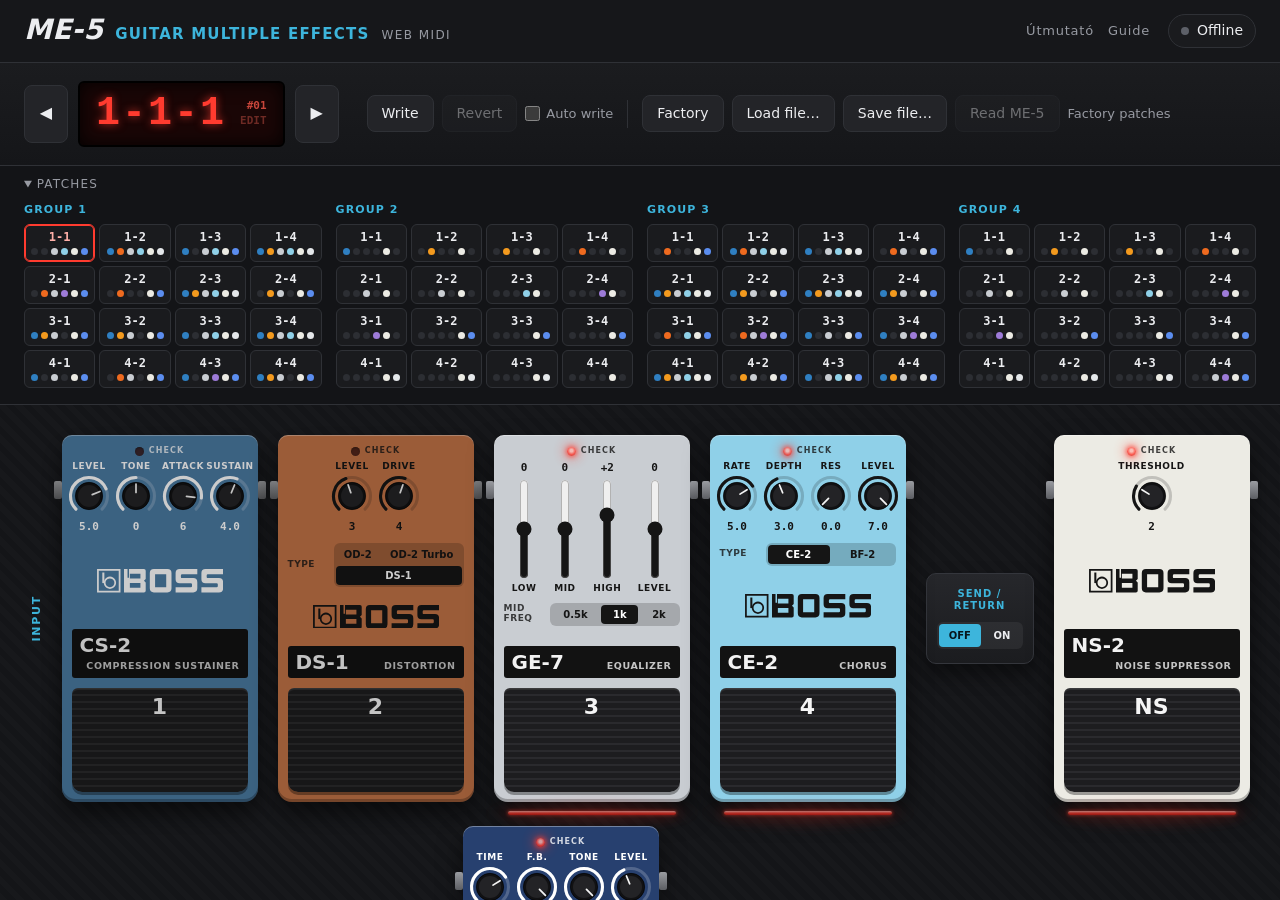
<file: index.html>
<!DOCTYPE html>
<html lang="en">
<head>
  <meta charset="utf-8">
  <meta name="viewport" content="width=device-width, initial-scale=1">
  <title>ME-5 Editor</title>
  <!-- GitHub Pages entry point: the browser-only (Web MIDI) editor lives in webmidi/. -->
  <meta http-equiv="refresh" content="0; url=webmidi/">
  <link rel="canonical" href="webmidi/">
  <link rel="icon" href="webmidi/me5.svg" type="image/svg+xml">
  <style>
    body { margin: 0; min-height: 100vh; display: grid; place-items: center; background: #0f1012; color: #ecedf0; font: 15px/1.5 system-ui, sans-serif; }
    a { color: #3db5dc; }
  </style>
</head>
<body>
  <p>Opening the <a href="webmidi/">ME-5 Editor (Web MIDI)</a>…</p>
</body>
</html>
</file>
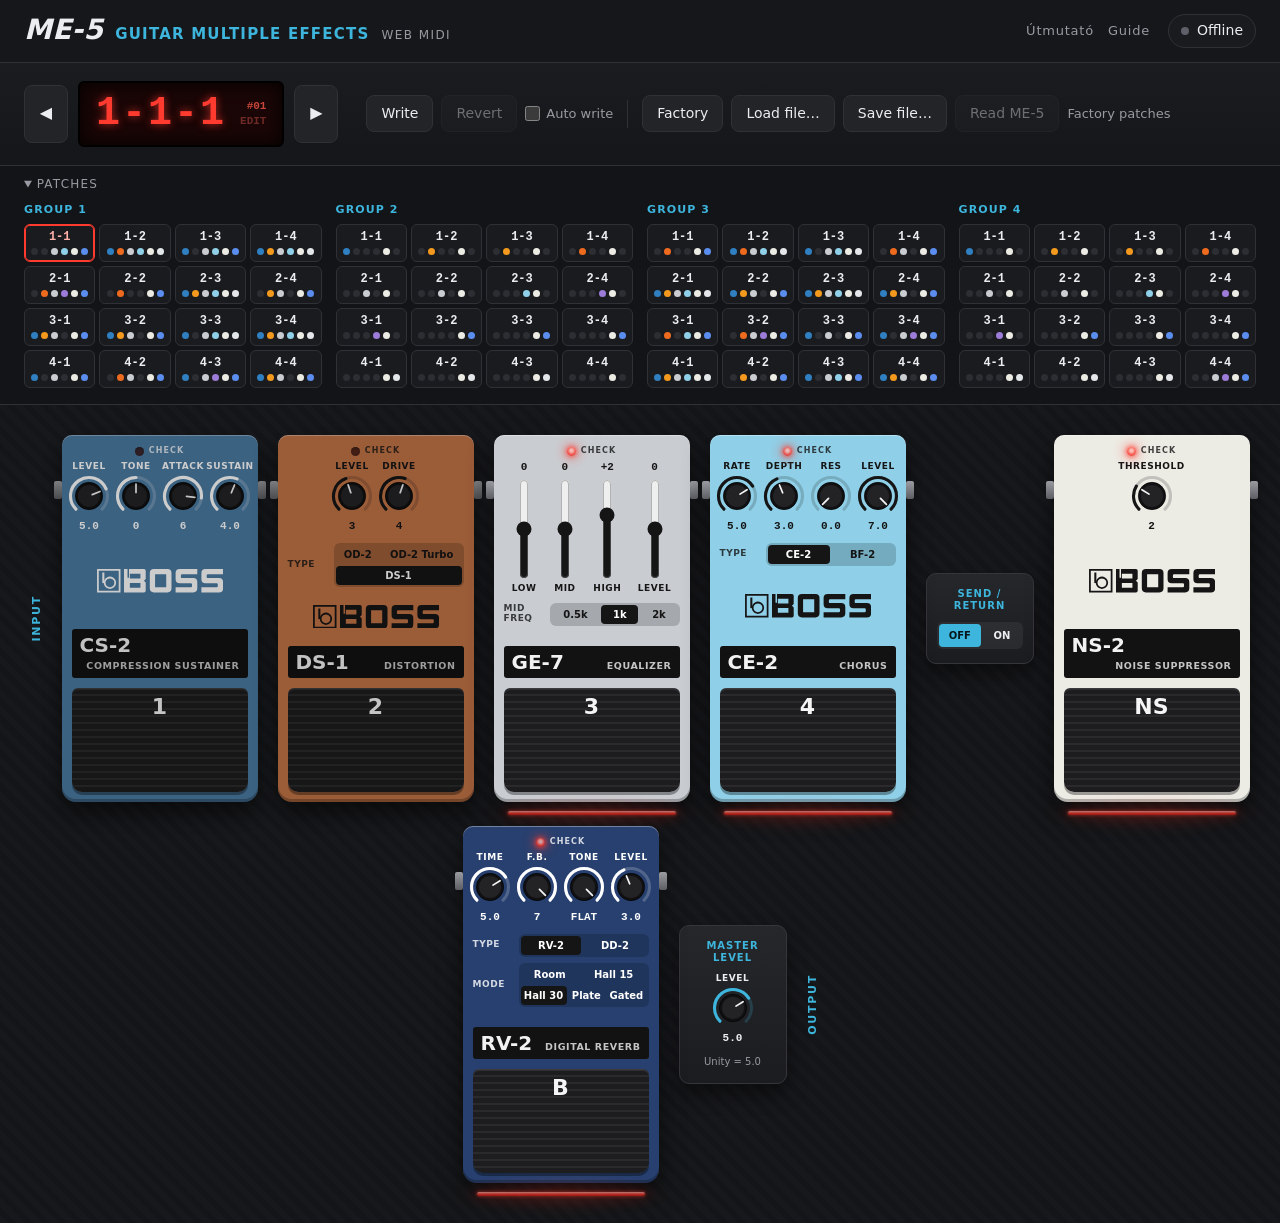
<file: webmidi/index.html>
<!DOCTYPE html>
<html lang="en">
<head>
  <meta charset="utf-8">
  <meta name="viewport" content="width=device-width, initial-scale=1">
  <title>ME-5 Editor (Web MIDI)</title>
  <link rel="icon" href="me5.svg" type="image/svg+xml">
  <link rel="icon" href="me5.ico" sizes="any">
  <link rel="stylesheet" href="style.css">
  <!-- Cookie-free visitor count (GoatCounter). Only the page path, referrer and screen size are sent. -->
  <script data-goatcounter="https://me5-midi.goatcounter.com/count" async src="https://gc.zgo.at/count.js"></script>
</head>
<body>
  <header class="topbar">
    <div class="brand">
      <span class="brand-model">ME-5</span>
      <span class="brand-sub">Guitar Multiple Effects</span>
      <span class="brand-tag">Web MIDI</span>
    </div>
    <div class="topbar-right">
      <nav class="doc-links">
        <a href="utmutato.html">Útmutató</a>
        <a href="guide.html">Guide</a>
      </nav>
      <button id="conn-status" class="status" type="button">
        <span class="dot"></span><span id="conn-text">Offline</span>
      </button>
    </div>
  </header>

  <section class="unit">
    <div class="patch-nav">
      <button id="prev" class="nav-btn" type="button" aria-label="Previous patch">&#9664;</button>
      <div class="display" aria-live="polite">
        <span id="patch-label" class="display-digits">-·-·-</span>
        <span class="display-meta">
          <span id="patch-num">#--</span>
          <span id="edited" class="edited">EDIT</span>
        </span>
      </div>
      <button id="next" class="nav-btn" type="button" aria-label="Next patch">&#9654;</button>
    </div>

    <div class="actions">
      <button id="store" class="btn" type="button" title="Write the edited sound into the current patch">Write</button>
      <button id="revert" class="btn" type="button" title="Throw away edits to this patch">Revert</button>
      <label class="toggle" title="Write edits into the current patch automatically, 5 s after the last change">
        <input id="auto-write" type="checkbox"> Auto write
      </label>
      <span class="sep"></span>
      <button id="lib-factory" class="btn" type="button">Factory</button>
      <button id="lib-load" class="btn" type="button">Load file…</button>
      <button id="lib-save" class="btn" type="button">Save file…</button>
      <input id="file-input" type="file" accept=".syx,application/octet-stream" hidden>
      <button id="lib-read" class="btn" type="button" title="Read all 64 patches from the ME-5">Read ME-5</button>
      <button id="lib-repair" class="btn warn" type="button" hidden
        title="Write the factory sound into every patch that held invalid data on the ME-5">Repair</button>
      <button id="lib-reset" class="btn danger-outline" type="button" hidden
        title="Write all 64 factory patches into the ME-5">Factory reset ME-5</button>
      <span id="source" class="source"></span>
    </div>
  </section>

  <details class="patch-map" open>
    <summary>Patches</summary>
    <div id="patch-map" class="pm-groups"></div>
  </details>

  <main class="board">
    <div id="chain" class="chain"></div>
  </main>

  <dialog id="conn-dialog">
    <form method="dialog">
      <h2>MIDI connection</h2>
      <p class="hint">The browser talks to the MIDI interface directly (Web MIDI) - allow MIDI / SysEx access when it
        asks. Auto-detect sends an identity request on every port and MIDI channel; the ME-5 must be in Play mode.
        Picking ports by hand works for patch changes even when SysEx replies don't come back - set the channel to
        the ME-5's.</p>
      <label class="field">Output (to ME-5)<select id="port-out"></select></label>
      <label class="field">Input (from ME-5)<select id="port-in"></select></label>
      <label class="field">ME-5 MIDI channel<select id="port-channel"></select></label>
      <p id="conn-msg" class="hint"></p>
      <div class="dialog-actions">
        <button id="conn-disconnect" class="btn" type="button">Go offline</button>
        <button id="conn-detect" class="btn" type="button">Auto-detect</button>
        <button id="conn-use" class="btn primary" type="button">Use these ports</button>
        <button class="btn" value="cancel">Close</button>
      </div>
    </form>
  </dialog>

  <dialog id="file-dialog">
    <form method="dialog">
      <h2>Save patches to file</h2>
      <p class="hint">All 64 patches as a .syx dump - the browser downloads it.</p>
      <label class="field">File name<input id="file-name" type="text" autocomplete="off"
          spellcheck="false"></label>
      <div class="dialog-actions">
        <button class="btn" value="cancel">Cancel</button>
        <button id="file-ok" class="btn primary" type="button">Save</button>
      </div>
    </form>
  </dialog>

  <div id="toast" class="toast" role="status"></div>

  <script src="factory.js"></script>
  <script src="me5.js"></script>
  <script src="midi.js"></script>
  <script src="ask.js"></script>
  <script src="app.js"></script>
</body>
</html>
</file>
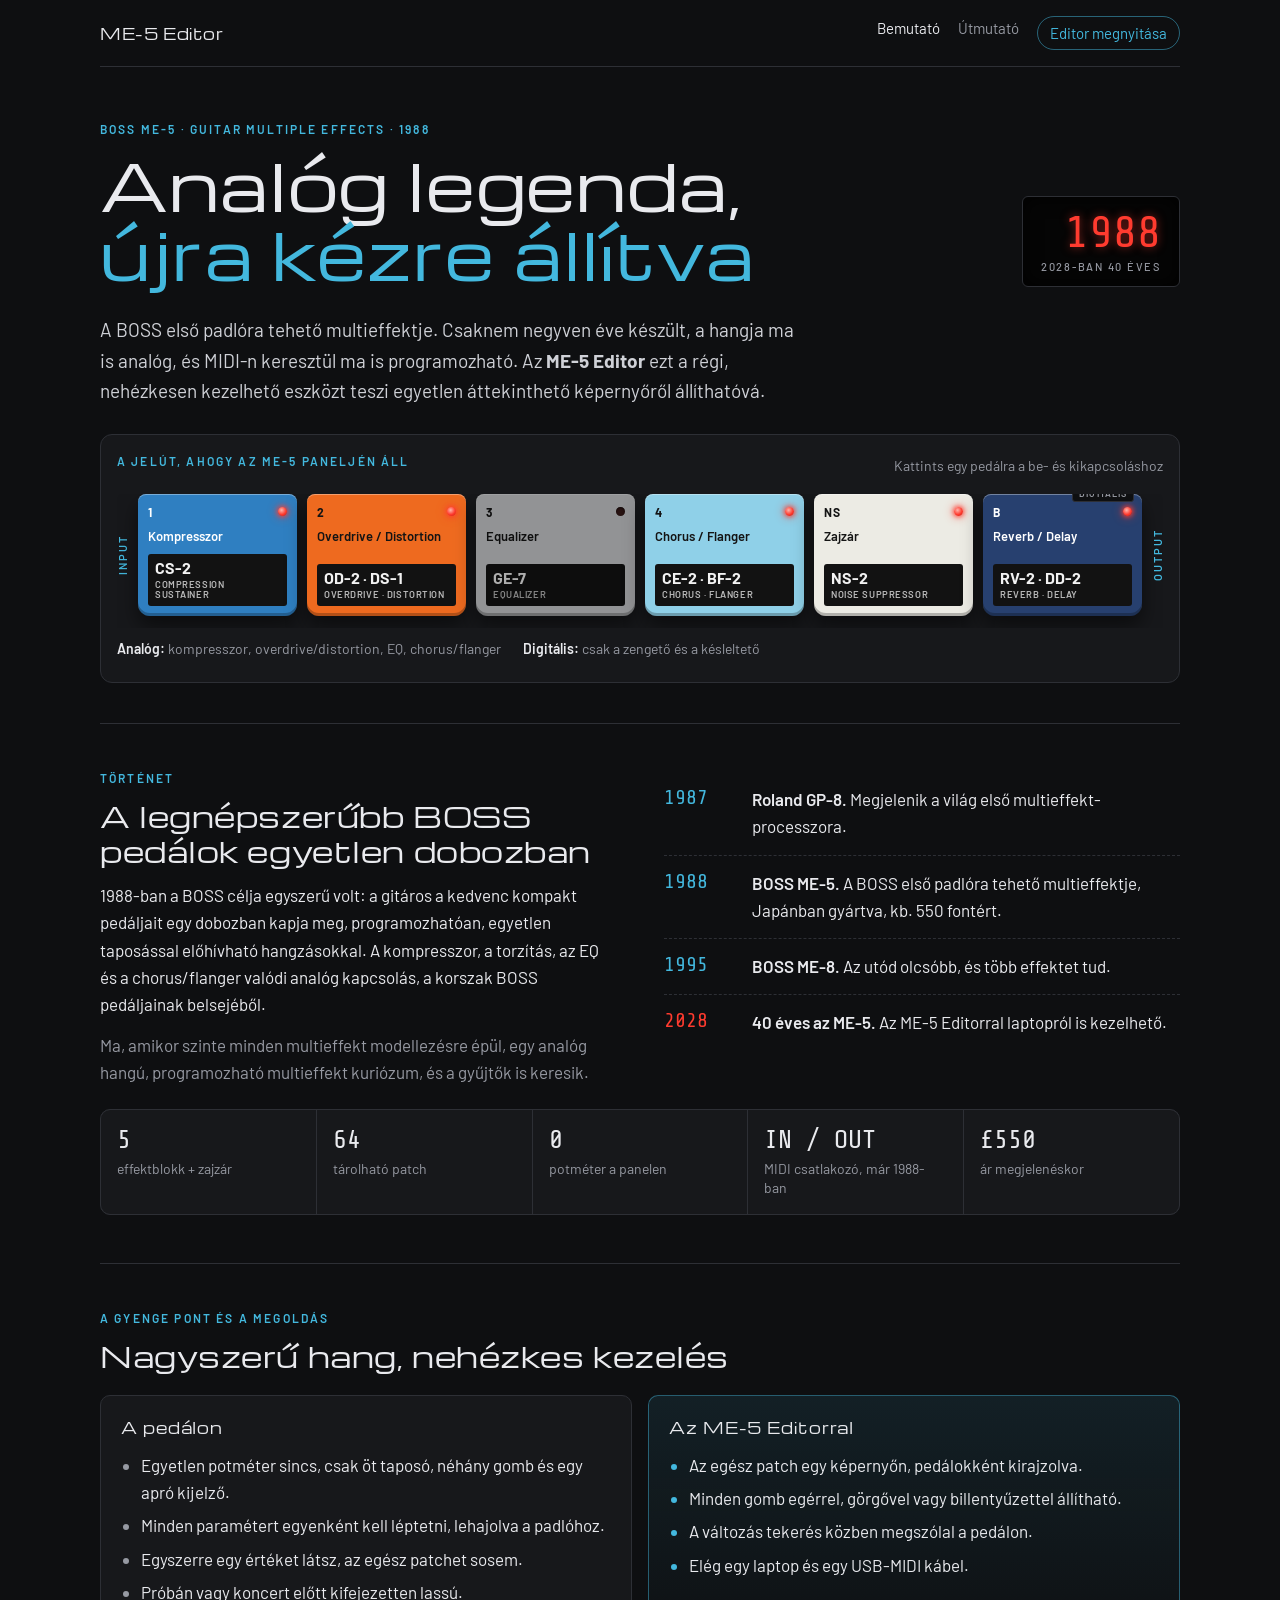
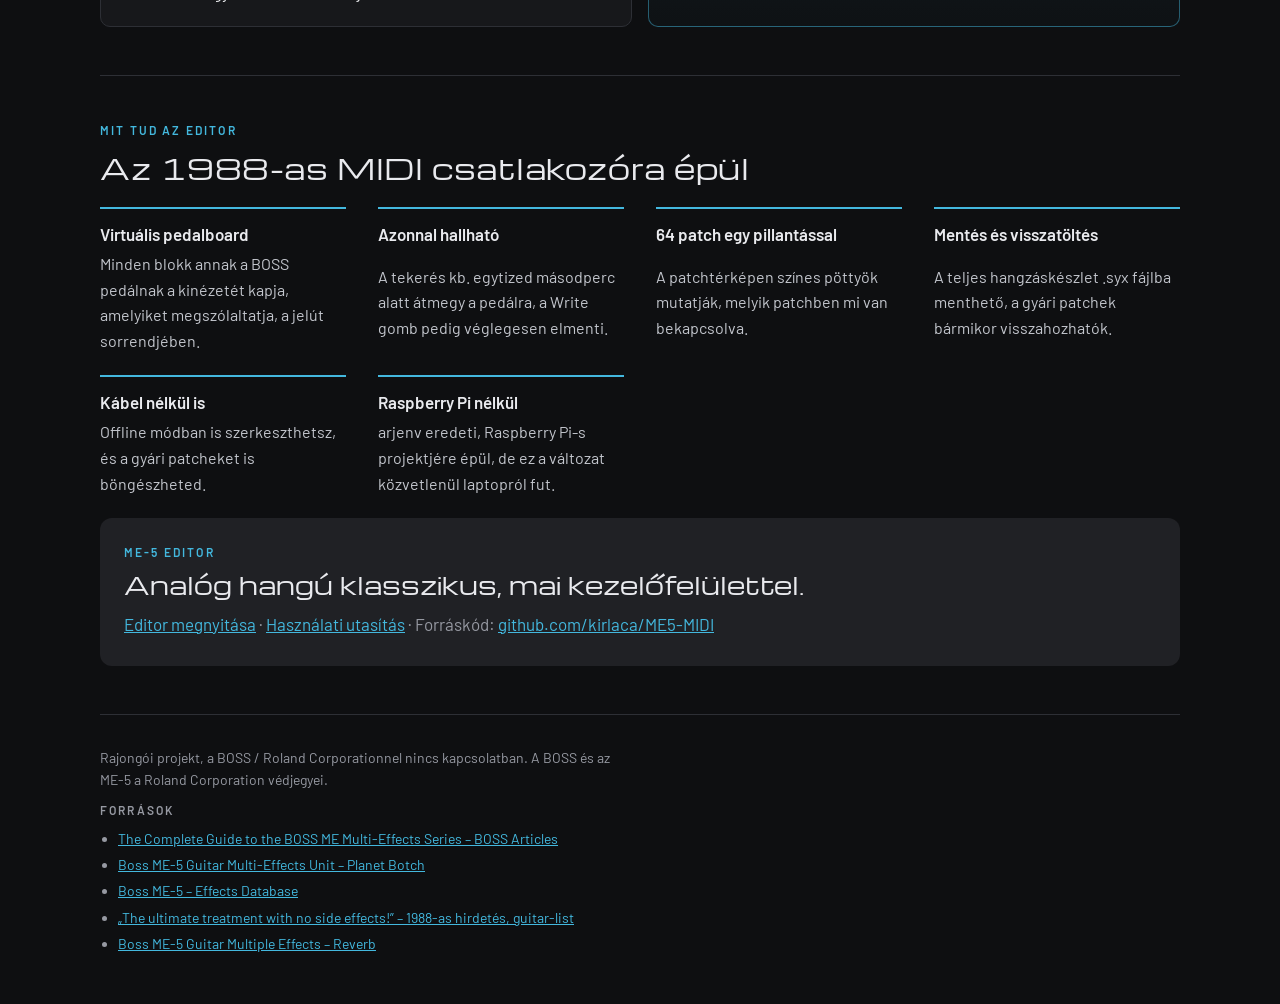
<file: frontend/bemutato.html>
<!DOCTYPE html>
<html lang="hu">
<head>
  <meta charset="utf-8">
  <meta name="viewport" content="width=device-width, initial-scale=1">
  <title>ME-5 – Bemutató</title>
  <link rel="icon" href="me5.svg" type="image/svg+xml">
  <link rel="icon" href="me5.ico" sizes="any">
  <link rel="preconnect" href="https://fonts.googleapis.com">
  <link rel="preconnect" href="https://fonts.gstatic.com" crossorigin>
  <link rel="stylesheet" href="https://fonts.googleapis.com/css2?family=Michroma&family=Barlow:ital,wght@0,400;0,500;0,600;0,700;1,400&family=Share+Tech+Mono&display=swap">
  <link rel="stylesheet" href="pages.css">
</head>
<body>

<div class="wrap">
  <nav class="pagenav" aria-label="Oldalak">
    <a class="pagenav-brand" href="./">ME-5 Editor</a>
    <div class="pagenav-links">
      <a href="bemutato.html" aria-current="page">Bemutató</a>
      <a href="utmutato.html">Útmutató</a>
      <a class="open" href="./">Editor megnyitása</a>
    </div>
  </nav>
  <header class="hero">
    <div class="hero-top">
      <div class="stack">
        <span class="label">BOSS ME-5 · Guitar Multiple Effects · 1988</span>
        <h1>Analóg legenda,<br><span>újra kézre állítva</span></h1>
      </div>
      <div class="lcd" aria-label="2028-ban lesz 40 éves">
        <span class="lcd-digits">1988</span>
        <span class="lcd-cap">2028-ban 40 éves</span>
      </div>
    </div>
    <p class="lede">A BOSS első padlóra tehető multieffektje. Csaknem negyven éve készült, a hangja ma is analóg, és MIDI-n keresztül ma is programozható. Az <strong>ME-5 Editor</strong> ezt a régi, nehézkesen kezelhető eszközt teszi egyetlen áttekinthető képernyőről állíthatóvá.</p>

    <div class="chain-box">
      <div class="chain-head">
        <span class="label">A jelút, ahogy az ME-5 paneljén áll</span>
        <span class="muted" style="font-size:14px">Kattints egy pedálra a be- és kikapcsoláshoz</span>
      </div>
      <div class="chain-scroll">
        <div class="chain" id="chain">
          <span class="jack">INPUT</span>
          <button class="pedal" type="button" aria-pressed="true" style="--c:#2f7fc1;--ink:#fff">
            <span class="pedal-slot">1<span class="led"></span></span>
            <span class="pedal-what">Kompresszor</span>
            <span class="plate"><b>CS-2</b><small>Compression Sustainer</small></span>
          </button>
          <button class="pedal" type="button" aria-pressed="true" style="--c:#ee6a1f">
            <span class="pedal-slot">2<span class="led"></span></span>
            <span class="pedal-what">Overdrive / Distortion</span>
            <span class="plate"><b>OD-2 · DS-1</b><small>OverDrive · Distortion</small></span>
          </button>
          <button class="pedal" type="button" aria-pressed="false" style="--c:#c9cdd2">
            <span class="pedal-slot">3<span class="led"></span></span>
            <span class="pedal-what">Equalizer</span>
            <span class="plate"><b>GE-7</b><small>Equalizer</small></span>
          </button>
          <button class="pedal" type="button" aria-pressed="true" style="--c:#8fd0e8">
            <span class="pedal-slot">4<span class="led"></span></span>
            <span class="pedal-what">Chorus / Flanger</span>
            <span class="plate"><b>CE-2 · BF-2</b><small>Chorus · Flanger</small></span>
          </button>
          <button class="pedal" type="button" aria-pressed="true" style="--c:#ecebe4">
            <span class="pedal-slot">NS<span class="led"></span></span>
            <span class="pedal-what">Zajzár</span>
            <span class="plate"><b>NS-2</b><small>Noise Suppressor</small></span>
          </button>
          <button class="pedal digital" type="button" aria-pressed="true" style="--c:#27406f;--ink:#fff">
            <span class="pedal-slot">B<span class="led"></span></span>
            <span class="pedal-what">Reverb / Delay</span>
            <span class="plate"><b>RV-2 · DD-2</b><small>Reverb · Delay</small></span>
          </button>
          <span class="jack">OUTPUT</span>
        </div>
      </div>
      <div class="legend">
        <span><b>Analóg:</b> kompresszor, overdrive/distortion, EQ, chorus/flanger</span>
        <span><b>Digitális:</b> csak a zengető és a késleltető</span>
      </div>
    </div>
  </header>

  <section>
    <div class="two">
      <div class="stack">
        <span class="label">Történet</span>
        <h2>A legnépszerűbb BOSS pedálok egyetlen dobozban</h2>
        <p>1988-ban a BOSS célja egyszerű volt: a gitáros a kedvenc kompakt pedáljait egy dobozban kapja meg, programozhatóan, egyetlen taposással előhívható hangzásokkal. A kompresszor, a torzítás, az EQ és a chorus/flanger valódi analóg kapcsolás, a korszak BOSS pedáljainak belsejéből.</p>
        <p class="muted">Ma, amikor szinte minden multieffekt modellezésre épül, egy analóg hangú, programozható multieffekt kuriózum, és a gyűjtők is keresik.</p>
      </div>
      <ol class="timeline" aria-label="Idővonal">
        <li><span class="year">1987</span><span><strong>Roland GP-8.</strong> Megjelenik a világ első multieffekt-processzora.</span></li>
        <li><span class="year">1988</span><span><strong>BOSS ME-5.</strong> A BOSS első padlóra tehető multieffektje, Japánban gyártva, kb. 550 fontért.</span></li>
        <li><span class="year">1995</span><span><strong>BOSS ME-8.</strong> Az utód olcsóbb, és több effektet tud.</span></li>
        <li class="now"><span class="year">2028</span><span><strong>40 éves az ME-5.</strong> Az ME-5 Editorral laptopról is kezelhető.</span></li>
      </ol>
    </div>

    <div class="specs" role="list">
      <div class="spec" role="listitem"><span class="spec-val">5</span><span class="spec-cap">effektblokk + zajzár</span></div>
      <div class="spec" role="listitem"><span class="spec-val">64</span><span class="spec-cap">tárolható patch</span></div>
      <div class="spec" role="listitem"><span class="spec-val">0</span><span class="spec-cap">potméter a panelen</span></div>
      <div class="spec" role="listitem"><span class="spec-val">IN / OUT</span><span class="spec-cap">MIDI csatlakozó, már 1988-ban</span></div>
      <div class="spec" role="listitem"><span class="spec-val">£550</span><span class="spec-cap">ár megjelenéskor</span></div>
    </div>
  </section>

  <section>
    <div class="stack">
      <span class="label">A gyenge pont és a megoldás</span>
      <h2>Nagyszerű hang, nehézkes kezelés</h2>
    </div>
    <div class="compare">
      <div class="side old">
        <h3>A pedálon</h3>
        <ul>
          <li>Egyetlen potméter sincs, csak öt taposó, néhány gomb és egy apró kijelző.</li>
          <li>Minden paramétert egyenként kell léptetni, lehajolva a padlóhoz.</li>
          <li>Egyszerre egy értéket látsz, az egész patchet sosem.</li>
          <li>Próbán vagy koncert előtt kifejezetten lassú.</li>
        </ul>
      </div>
      <div class="side new">
        <h3>Az ME-5 Editorral</h3>
        <ul>
          <li>Az egész patch egy képernyőn, pedálokként kirajzolva.</li>
          <li>Minden gomb egérrel, görgővel vagy billentyűzettel állítható.</li>
          <li>A változás tekerés közben megszólal a pedálon.</li>
          <li>Elég egy laptop és egy USB-MIDI kábel.</li>
        </ul>
      </div>
    </div>
  </section>

  <section>
    <div class="stack">
      <span class="label">Mit tud az Editor</span>
      <h2>Az 1988-as MIDI csatlakozóra épül</h2>
    </div>
    <ul class="features">
      <li><b>Virtuális pedalboard</b><span>Minden blokk annak a BOSS pedálnak a kinézetét kapja, amelyiket megszólaltatja, a jelút sorrendjében.</span></li>
      <li><b>Azonnal hallható</b><span>A tekerés kb. egytized másodperc alatt átmegy a pedálra, a Write gomb pedig véglegesen elmenti.</span></li>
      <li><b>64 patch egy pillantással</b><span>A patchtérképen színes pöttyök mutatják, melyik patchben mi van bekapcsolva.</span></li>
      <li><b>Mentés és visszatöltés</b><span>A teljes hangzáskészlet .syx fájlba menthető, a gyári patchek bármikor visszahozhatók.</span></li>
      <li><b>Kábel nélkül is</b><span>Offline módban is szerkeszthetsz, és a gyári patcheket is böngészheted.</span></li>
      <li><b>Raspberry Pi nélkül</b><span>arjenv eredeti, Raspberry Pi-s projektjére épül, de ez a változat közvetlenül laptopról fut.</span></li>
    </ul>
    <div class="closer">
      <span class="label">ME-5 Editor</span>
      <p class="big">Analóg hangú klasszikus, mai kezelőfelülettel.</p>
      <p class="muted"><a href="./">Editor megnyitása</a> · <a href="utmutato.html">Használati utasítás</a> · Forráskód: <a href="https://github.com/kirlaca/ME5-MIDI">github.com/kirlaca/ME5-MIDI</a></p>
    </div>
  </section>

  <footer>
    <p>Rajongói projekt, a BOSS / Roland Corporationnel nincs kapcsolatban. A BOSS és az ME-5 a Roland Corporation védjegyei.</p>
    <span class="label" style="color:var(--muted)">Források</span>
    <ul>
      <li><a href="https://articles.boss.info/the-complete-guide-to-the-boss-me-multi-effects-series/">The Complete Guide to the BOSS ME Multi-Effects Series – BOSS Articles</a></li>
      <li><a href="https://planetbotch.blogspot.com/2011/10/boss-me-5-guitar-multi-effects-unit.html">Boss ME-5 Guitar Multi-Effects Unit – Planet Botch</a></li>
      <li><a href="https://www.effectsdatabase.com/model/boss/multi/me5">Boss ME-5 – Effects Database</a></li>
      <li><a href="https://www.guitar-list.com/boss/scans/1988-01-01t000000/boss-me-5-ultimate-treatment-no-side-effects">„The ultimate treatment with no side effects!” – 1988-as hirdetés, guitar-list</a></li>
      <li><a href="https://reverb.com/p/boss-me-5-guitar-multiple-effects">Boss ME-5 Guitar Multiple Effects – Reverb</a></li>
    </ul>
  </footer>
</div>

<script>
  document.getElementById('chain').addEventListener('click', e => {
    const pedal = e.target.closest('.pedal');
    if (!pedal) return;
    pedal.setAttribute('aria-pressed', String(pedal.getAttribute('aria-pressed') !== 'true'));
  });
</script>
</body>
</html>
</file>
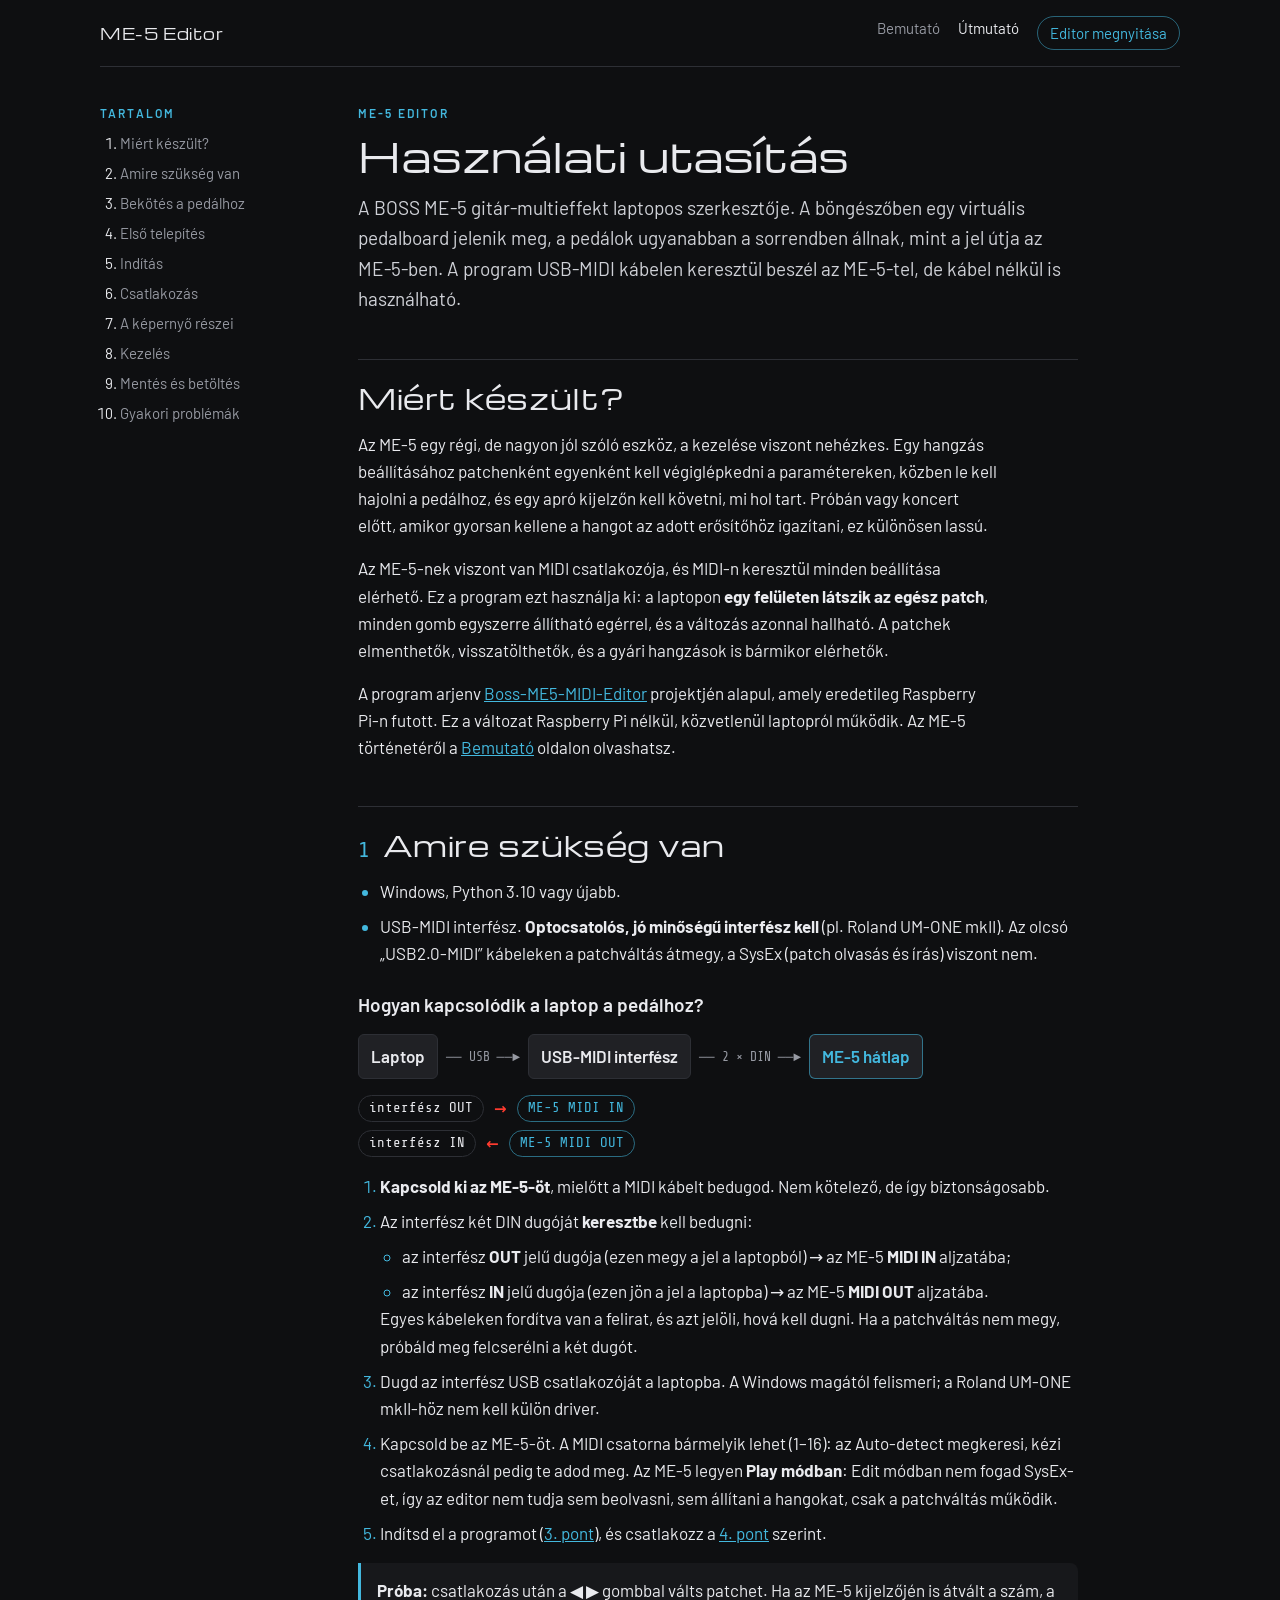
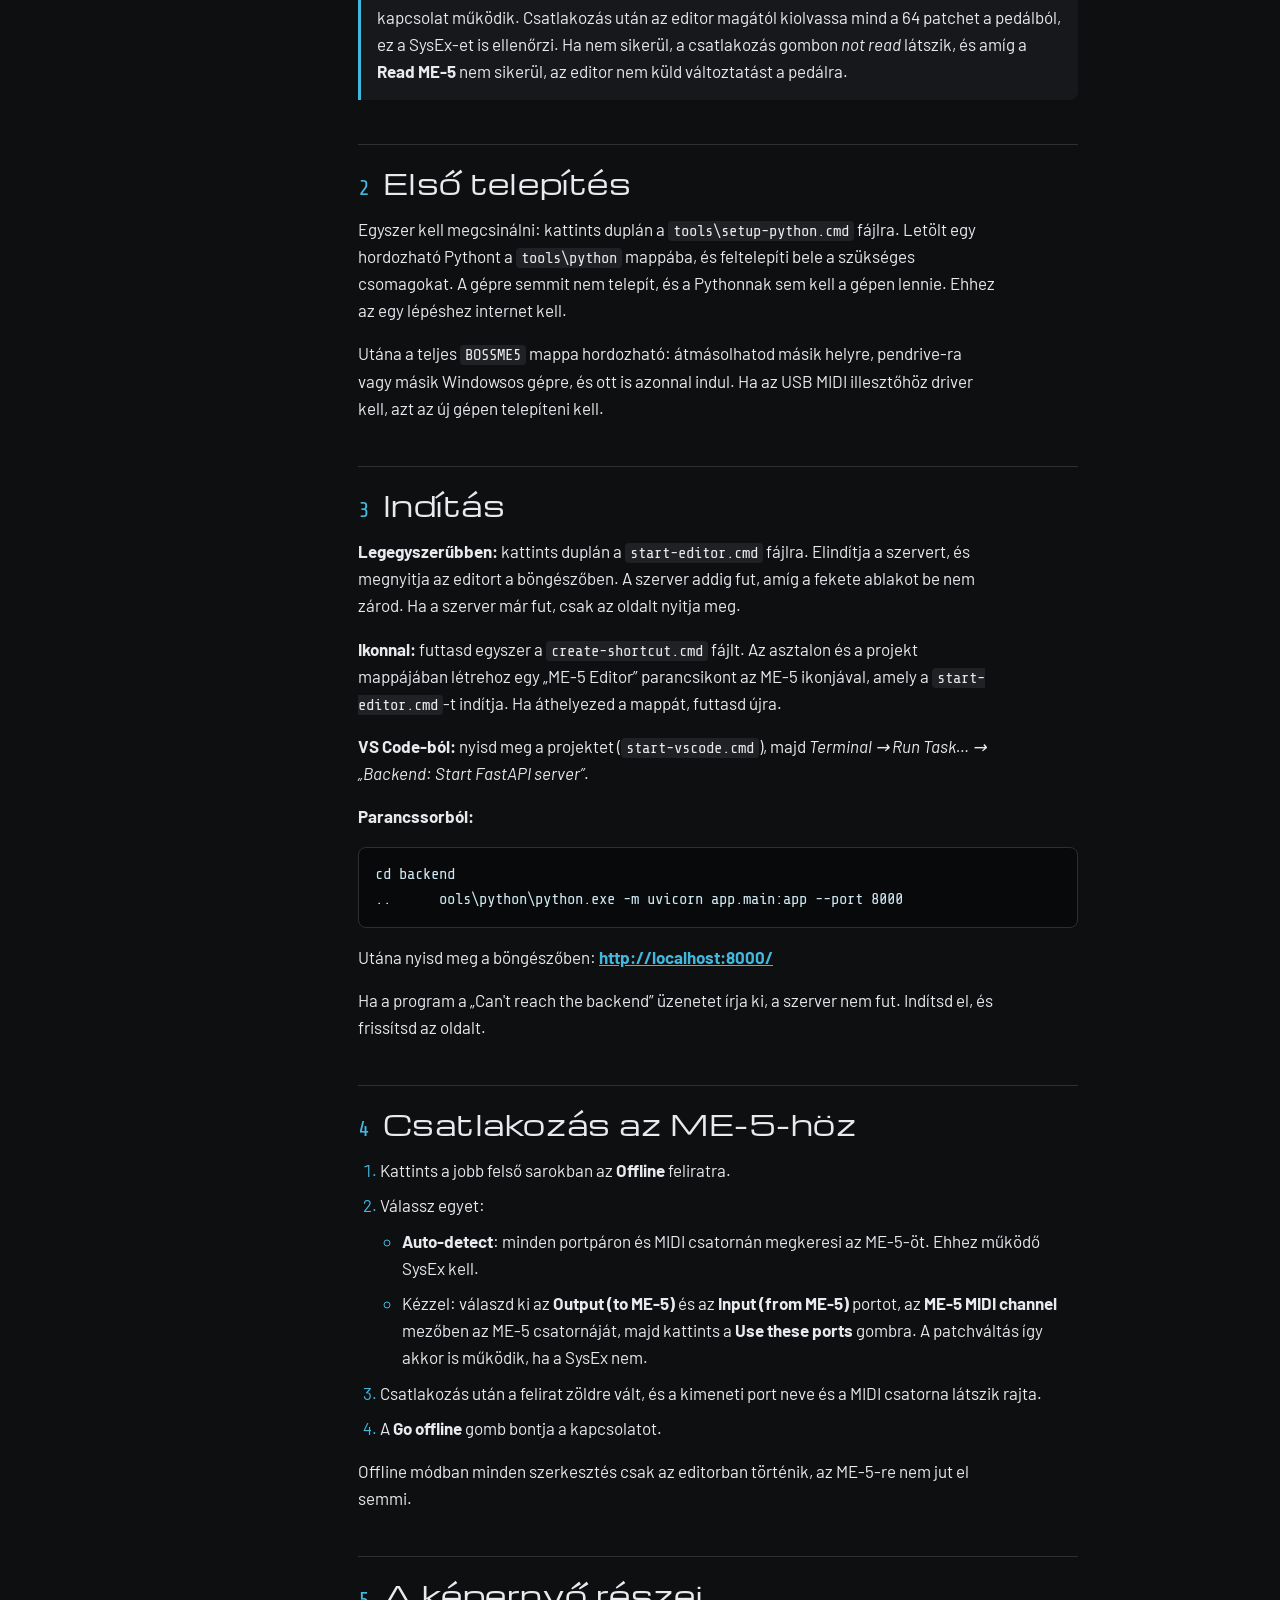
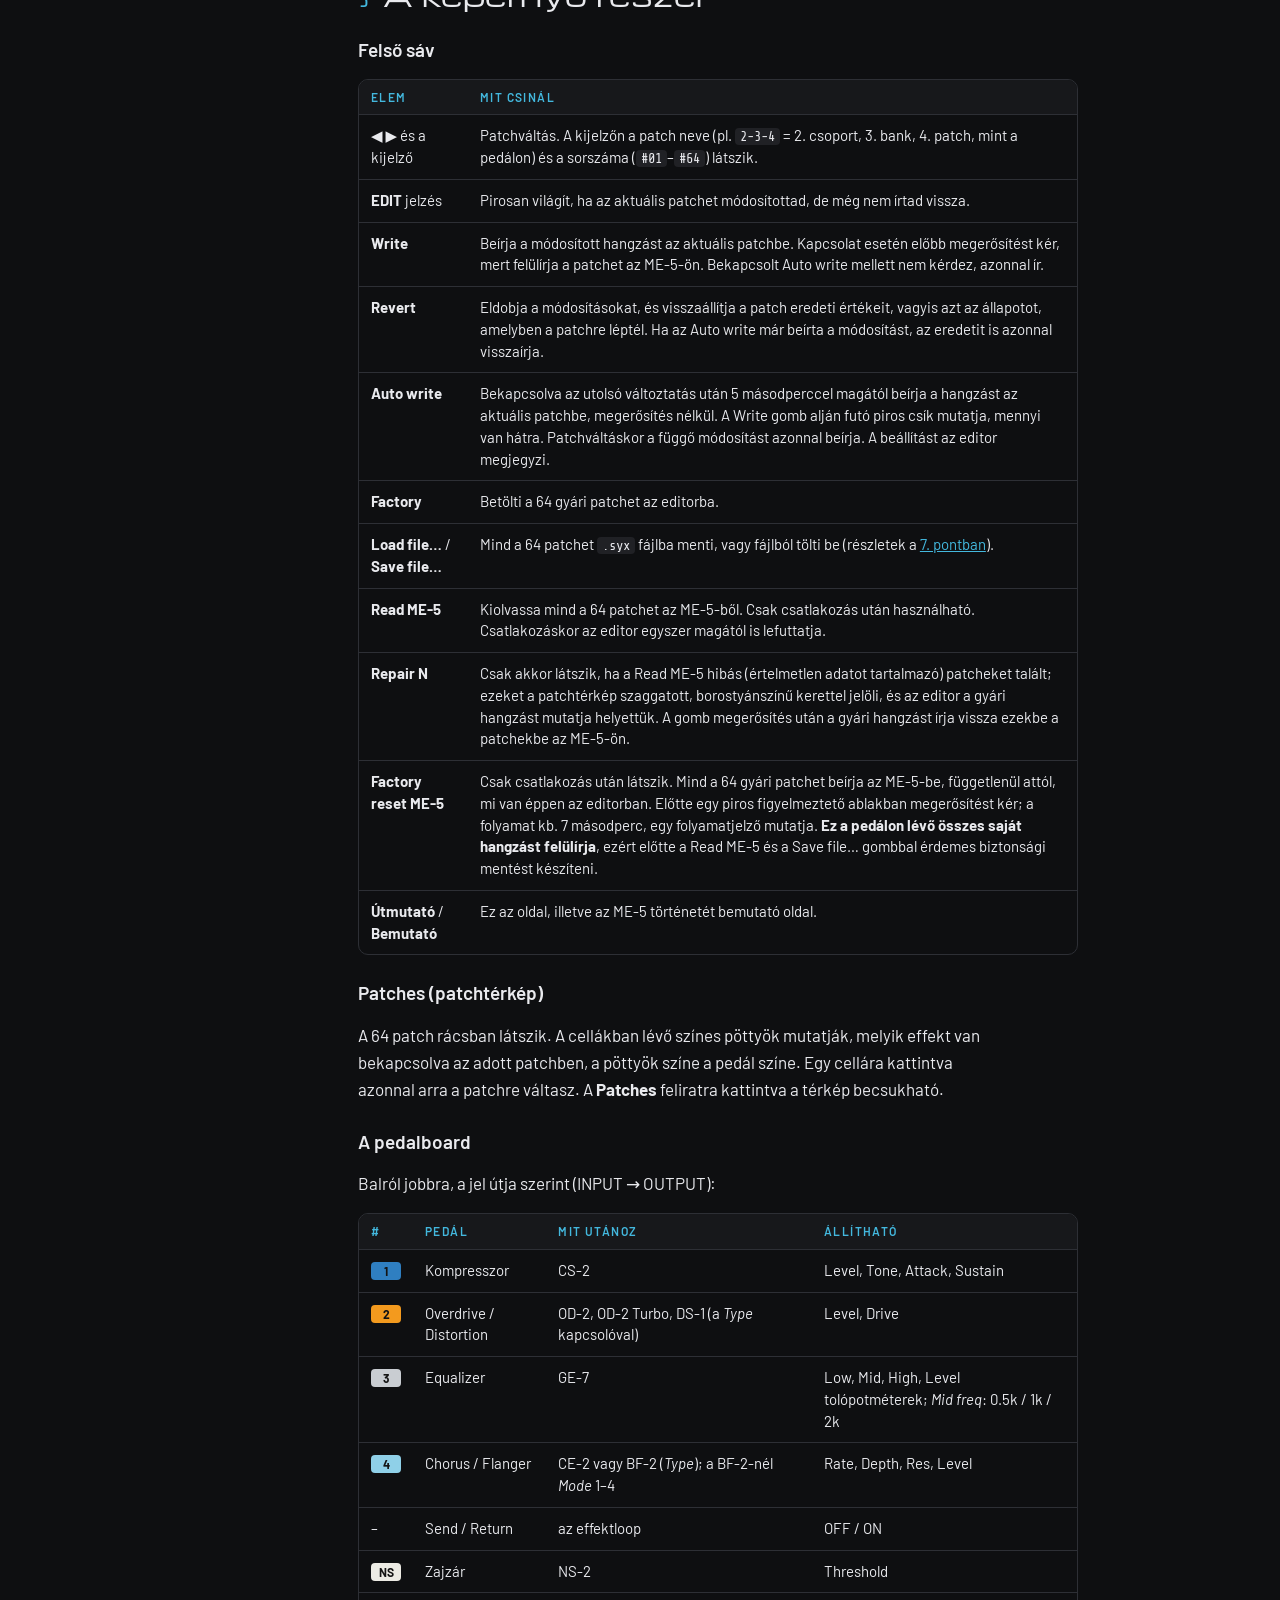
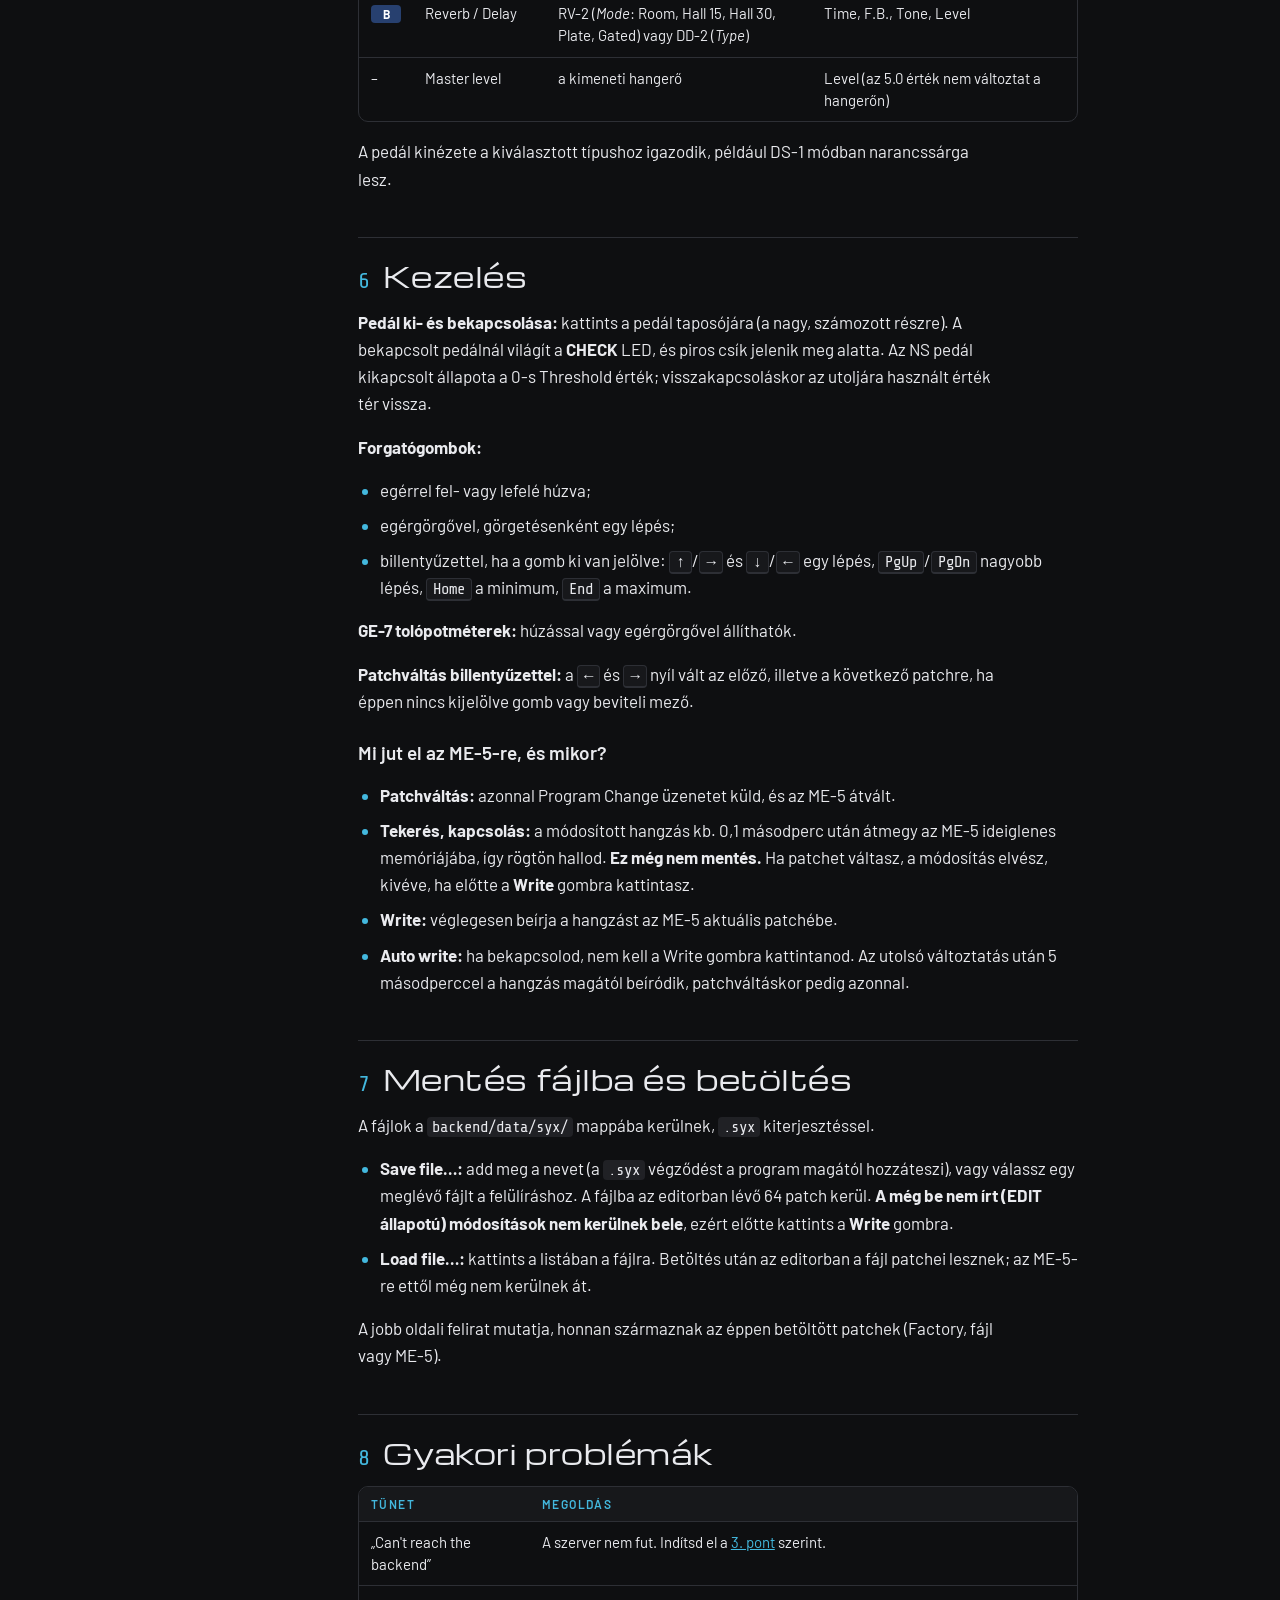
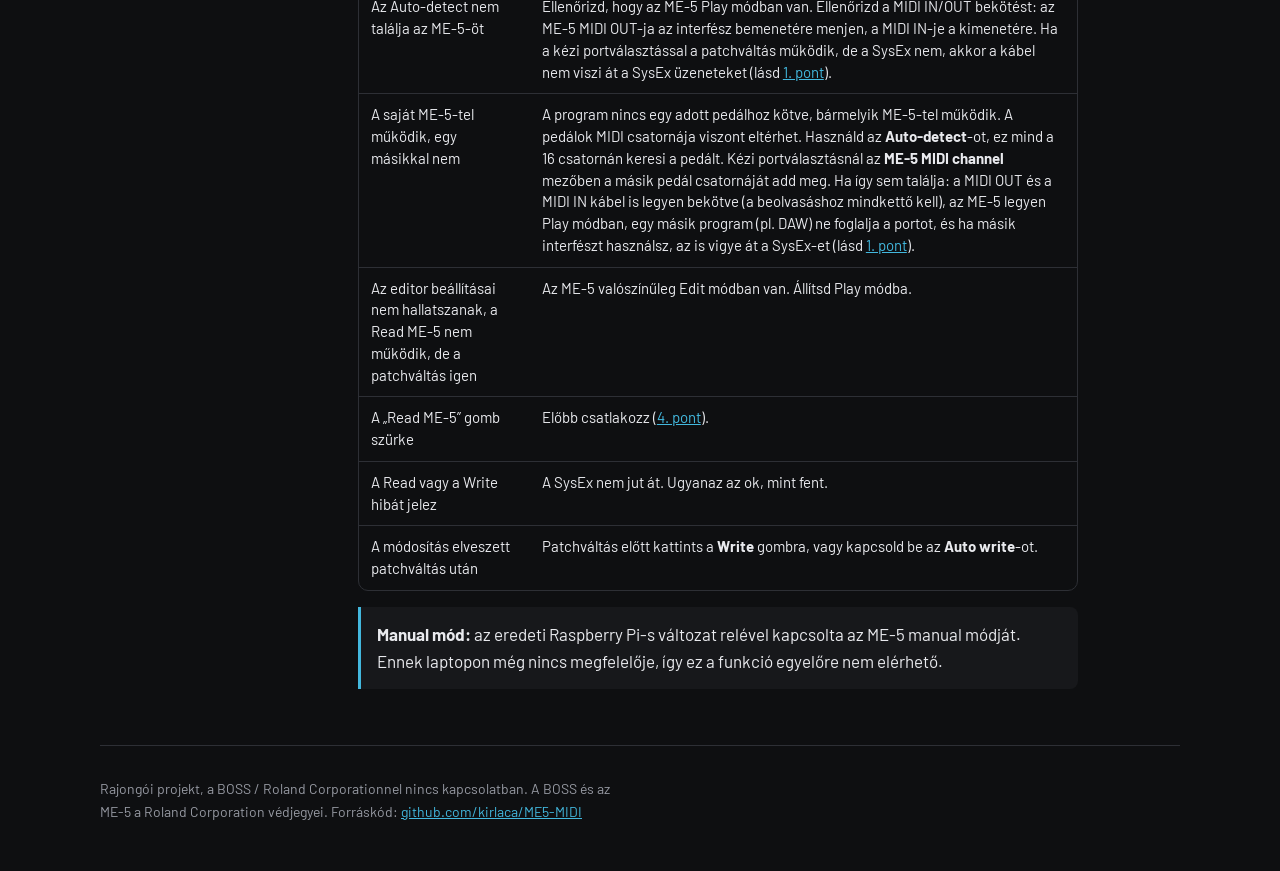
<file: frontend/utmutato.html>
<!DOCTYPE html>
<html lang="hu">
<head>
  <meta charset="utf-8">
  <meta name="viewport" content="width=device-width, initial-scale=1">
  <title>ME-5 – Használati utasítás</title>
  <link rel="icon" href="me5.svg" type="image/svg+xml">
  <link rel="icon" href="me5.ico" sizes="any">
  <link rel="preconnect" href="https://fonts.googleapis.com">
  <link rel="preconnect" href="https://fonts.gstatic.com" crossorigin>
  <link rel="stylesheet" href="https://fonts.googleapis.com/css2?family=Michroma&family=Barlow:ital,wght@0,400;0,500;0,600;0,700;1,400&family=Share+Tech+Mono&display=swap">
  <link rel="stylesheet" href="pages.css">
</head>
<body>
<div class="wrap">
  <nav class="pagenav" aria-label="Oldalak">
    <a class="pagenav-brand" href="./">ME-5 Editor</a>
    <div class="pagenav-links">
      <a href="bemutato.html">Bemutató</a>
      <a href="utmutato.html" aria-current="page">Útmutató</a>
      <a class="open" href="./">Editor megnyitása</a>
    </div>
  </nav>
  <div class="doc">
    <aside class="toc" aria-label="Tartalom">
      <span class="label">Tartalom</span>
      <ol>
        <li><a href="#miert">Miért készült?</a></li>
        <li><a href="#kell">Amire szükség van</a></li>
        <li><a href="#bekotes">Bekötés a pedálhoz</a></li>
        <li><a href="#telepites">Első telepítés</a></li>
        <li><a href="#inditas">Indítás</a></li>
        <li><a href="#csatlakozas">Csatlakozás</a></li>
        <li><a href="#kepernyo">A képernyő részei</a></li>
        <li><a href="#kezeles">Kezelés</a></li>
        <li><a href="#fajlok">Mentés és betöltés</a></li>
        <li><a href="#hibak">Gyakori problémák</a></li>
      </ol>
    </aside>

    <article class="prose">
      <header class="stack">
        <span class="label">ME-5 Editor</span>
        <h1>Használati utasítás</h1>
        <p class="lede">A BOSS ME-5 gitár-multieffekt laptopos szerkesztője. A böngészőben egy virtuális pedalboard jelenik meg, a pedálok ugyanabban a sorrendben állnak, mint a jel útja az ME-5-ben. A program USB-MIDI kábelen keresztül beszél az ME-5-tel, de kábel nélkül is használható.</p>
      </header>

      <h2 id="miert">Miért készült?</h2>
      <p>Az ME-5 egy régi, de nagyon jól szóló eszköz, a kezelése viszont nehézkes. Egy hangzás beállításához patchenként egyenként kell végiglépkedni a paramétereken, közben le kell hajolni a pedálhoz, és egy apró kijelzőn kell követni, mi hol tart. Próbán vagy koncert előtt, amikor gyorsan kellene a hangot az adott erősítőhöz igazítani, ez különösen lassú.</p>
      <p>Az ME-5-nek viszont van MIDI csatlakozója, és MIDI-n keresztül minden beállítása elérhető. Ez a program ezt használja ki: a laptopon <strong>egy felületen látszik az egész patch</strong>, minden gomb egyszerre állítható egérrel, és a változás azonnal hallható. A patchek elmenthetők, visszatölthetők, és a gyári hangzások is bármikor elérhetők.</p>
      <p>A program arjenv <a href="https://github.com/arjenv/Boss-ME5-MIDI-Editor">Boss-ME5-MIDI-Editor</a> projektjén alapul, amely eredetileg Raspberry Pi-n futott. Ez a változat Raspberry Pi nélkül, közvetlenül laptopról működik. Az ME-5 történetéről a <a href="bemutato.html">Bemutató</a> oldalon olvashatsz.</p>

      <h2 id="kell"><span class="num">1</span>Amire szükség van</h2>
      <ul>
        <li>Windows, Python 3.10 vagy újabb.</li>
        <li>USB-MIDI interfész. <strong>Optocsatolós, jó minőségű interfész kell</strong> (pl. Roland UM-ONE mkII). Az olcsó „USB2.0-MIDI” kábeleken a patchváltás átmegy, a SysEx (patch olvasás és írás) viszont nem.</li>
      </ul>

      <h3 id="bekotes">Hogyan kapcsolódik a laptop a pedálhoz?</h3>
      <div class="wiring" role="img" aria-label="Laptop, USB, USB-MIDI interfész, két DIN dugó, ME-5 hátlap">
        <span class="node">Laptop</span><span class="wire">USB</span>
        <span class="node">USB-MIDI interfész</span><span class="wire">2 × DIN</span>
        <span class="node me5">ME-5 hátlap</span>
      </div>
      <div class="cross">
        <div><span class="jackname">interfész OUT</span><span class="arrow">→</span><span class="jackname me5">ME-5 MIDI IN</span></div>
        <div><span class="jackname">interfész IN</span><span class="arrow">←</span><span class="jackname me5">ME-5 MIDI OUT</span></div>
      </div>
      <ol>
        <li><strong>Kapcsold ki az ME-5-öt</strong>, mielőtt a MIDI kábelt bedugod. Nem kötelező, de így biztonságosabb.</li>
        <li>Az interfész két DIN dugóját <strong>keresztbe</strong> kell bedugni:
          <ul>
            <li>az interfész <strong>OUT</strong> jelű dugója (ezen megy a jel a laptopból) → az ME-5 <strong>MIDI IN</strong> aljzatába;</li>
            <li>az interfész <strong>IN</strong> jelű dugója (ezen jön a jel a laptopba) → az ME-5 <strong>MIDI OUT</strong> aljzatába.</li>
          </ul>
          Egyes kábeleken fordítva van a felirat, és azt jelöli, hová kell dugni. Ha a patchváltás nem megy, próbáld meg felcserélni a két dugót.</li>
        <li>Dugd az interfész USB csatlakozóját a laptopba. A Windows magától felismeri; a Roland UM-ONE mkII-höz nem kell külön driver.</li>
        <li>Kapcsold be az ME-5-öt. A MIDI csatorna bármelyik lehet (1–16): az Auto-detect megkeresi, kézi csatlakozásnál pedig te adod meg. Az ME-5 legyen <strong>Play módban</strong>: Edit módban nem fogad SysEx-et, így az editor nem tudja sem beolvasni, sem állítani a hangokat, csak a patchváltás működik.</li>
        <li>Indítsd el a programot (<a href="#inditas">3. pont</a>), és csatlakozz a <a href="#csatlakozas">4. pont</a> szerint.</li>
      </ol>
      <p class="note"><strong>Próba:</strong> csatlakozás után a ◀ ▶ gombbal válts patchet. Ha az ME-5 kijelzőjén is átvált a szám, a kapcsolat működik. Csatlakozás után az editor magától kiolvassa mind a 64 patchet a pedálból, ez a SysEx-et is ellenőrzi. Ha nem sikerül, a csatlakozás gombon <em>not read</em> látszik, és amíg a <strong>Read ME-5</strong> nem sikerül, az editor nem küld változtatást a pedálra.</p>

      <h2 id="telepites"><span class="num">2</span>Első telepítés</h2>
      <p>Egyszer kell megcsinálni: kattints duplán a <code>tools\setup-python.cmd</code> fájlra. Letölt egy hordozható Pythont a <code>tools\python</code> mappába, és feltelepíti bele a szükséges csomagokat. A gépre semmit nem telepít, és a Pythonnak sem kell a gépen lennie. Ehhez az egy lépéshez internet kell.</p>
      <p>Utána a teljes <code>BOSSME5</code> mappa hordozható: átmásolhatod másik helyre, pendrive-ra vagy másik Windowsos gépre, és ott is azonnal indul. Ha az USB MIDI illesztőhöz driver kell, azt az új gépen telepíteni kell.</p>

      <h2 id="inditas"><span class="num">3</span>Indítás</h2>
      <p><strong>Legegyszerűbben:</strong> kattints duplán a <code>start-editor.cmd</code> fájlra. Elindítja a szervert, és megnyitja az editort a böngészőben. A szerver addig fut, amíg a fekete ablakot be nem zárod. Ha a szerver már fut, csak az oldalt nyitja meg.</p>
      <p><strong>Ikonnal:</strong> futtasd egyszer a <code>create-shortcut.cmd</code> fájlt. Az asztalon és a projekt mappájában létrehoz egy „ME-5 Editor” parancsikont az ME-5 ikonjával, amely a <code>start-editor.cmd</code>-t indítja. Ha áthelyezed a mappát, futtasd újra.</p>
      <p><strong>VS Code-ból:</strong> nyisd meg a projektet (<code>start-vscode.cmd</code>), majd <em>Terminal → Run Task… → „Backend: Start FastAPI server”</em>.</p>
      <p><strong>Parancssorból:</strong></p>
<pre><code>cd backend
..	ools\python\python.exe -m uvicorn app.main:app --port 8000</code></pre>
      <p>Utána nyisd meg a böngészőben: <a href="./"><strong>http://localhost:8000/</strong></a></p>
      <p>Ha a program a „Can't reach the backend” üzenetet írja ki, a szerver nem fut. Indítsd el, és frissítsd az oldalt.</p>

      <h2 id="csatlakozas"><span class="num">4</span>Csatlakozás az ME-5-höz</h2>
      <ol>
        <li>Kattints a jobb felső sarokban az <strong>Offline</strong> feliratra.</li>
        <li>Válassz egyet:
          <ul>
            <li><strong>Auto-detect</strong>: minden portpáron és MIDI csatornán megkeresi az ME-5-öt. Ehhez működő SysEx kell.</li>
            <li>Kézzel: válaszd ki az <strong>Output (to ME-5)</strong> és az <strong>Input (from ME-5)</strong> portot, az <strong>ME-5 MIDI channel</strong> mezőben az ME-5 csatornáját, majd kattints a <strong>Use these ports</strong> gombra. A patchváltás így akkor is működik, ha a SysEx nem.</li>
          </ul>
        </li>
        <li>Csatlakozás után a felirat zöldre vált, és a kimeneti port neve és a MIDI csatorna látszik rajta.</li>
        <li>A <strong>Go offline</strong> gomb bontja a kapcsolatot.</li>
      </ol>
      <p>Offline módban minden szerkesztés csak az editorban történik, az ME-5-re nem jut el semmi.</p>

      <h2 id="kepernyo"><span class="num">5</span>A képernyő részei</h2>
      <h3>Felső sáv</h3>
      <div class="table-wrap"><table>
        <thead><tr><th>Elem</th><th>Mit csinál</th></tr></thead>
        <tbody>
          <tr><td>◀ ▶ és a kijelző</td><td>Patchváltás. A kijelzőn a patch neve (pl. <code>2-3-4</code> = 2. csoport, 3. bank, 4. patch, mint a pedálon) és a sorszáma (<code>#01</code>–<code>#64</code>) látszik.</td></tr>
          <tr><td><strong>EDIT</strong> jelzés</td><td>Pirosan világít, ha az aktuális patchet módosítottad, de még nem írtad vissza.</td></tr>
          <tr><td><strong>Write</strong></td><td>Beírja a módosított hangzást az aktuális patchbe. Kapcsolat esetén előbb megerősítést kér, mert felülírja a patchet az ME-5-ön. Bekapcsolt Auto write mellett nem kérdez, azonnal ír.</td></tr>
          <tr><td><strong>Revert</strong></td><td>Eldobja a módosításokat, és visszaállítja a patch eredeti értékeit, vagyis azt az állapotot, amelyben a patchre léptél. Ha az Auto write már beírta a módosítást, az eredetit is azonnal visszaírja.</td></tr>
          <tr><td><strong>Auto write</strong></td><td>Bekapcsolva az utolsó változtatás után 5 másodperccel magától beírja a hangzást az aktuális patchbe, megerősítés nélkül. A Write gomb alján futó piros csík mutatja, mennyi van hátra. Patchváltáskor a függő módosítást azonnal beírja. A beállítást az editor megjegyzi.</td></tr>
          <tr><td><strong>Factory</strong></td><td>Betölti a 64 gyári patchet az editorba.</td></tr>
          <tr><td><strong>Load file…</strong> / <strong>Save file…</strong></td><td>Mind a 64 patchet <code>.syx</code> fájlba menti, vagy fájlból tölti be (részletek a <a href="#fajlok">7. pontban</a>).</td></tr>
          <tr><td><strong>Read ME-5</strong></td><td>Kiolvassa mind a 64 patchet az ME-5-ből. Csak csatlakozás után használható. Csatlakozáskor az editor egyszer magától is lefuttatja.</td></tr>
          <tr><td><strong>Repair N</strong></td><td>Csak akkor látszik, ha a Read ME-5 hibás (értelmetlen adatot tartalmazó) patcheket talált; ezeket a patchtérkép szaggatott, borostyánszínű kerettel jelöli, és az editor a gyári hangzást mutatja helyettük. A gomb megerősítés után a gyári hangzást írja vissza ezekbe a patchekbe az ME-5-ön.</td></tr>
          <tr><td><strong>Factory reset ME-5</strong></td><td>Csak csatlakozás után látszik. Mind a 64 gyári patchet beírja az ME-5-be, függetlenül attól, mi van éppen az editorban. Előtte egy piros figyelmeztető ablakban megerősítést kér; a folyamat kb. 7 másodperc, egy folyamatjelző mutatja. <strong>Ez a pedálon lévő összes saját hangzást felülírja</strong>, ezért előtte a Read ME-5 és a Save file… gombbal érdemes biztonsági mentést készíteni.</td></tr>
          <tr><td><strong>Útmutató</strong> / <strong>Bemutató</strong></td><td>Ez az oldal, illetve az ME-5 történetét bemutató oldal.</td></tr>
        </tbody>
      </table></div>

      <h3>Patches (patchtérkép)</h3>
      <p>A 64 patch rácsban látszik. A cellákban lévő színes pöttyök mutatják, melyik effekt van bekapcsolva az adott patchben, a pöttyök színe a pedál színe. Egy cellára kattintva azonnal arra a patchre váltasz. A <strong>Patches</strong> feliratra kattintva a térkép becsukható.</p>

      <h3>A pedalboard</h3>
      <p>Balról jobbra, a jel útja szerint (INPUT → OUTPUT):</p>
      <div class="table-wrap"><table>
        <thead><tr><th>#</th><th>Pedál</th><th>Mit utánoz</th><th>Állítható</th></tr></thead>
        <tbody>
          <tr><td><span class="chip" style="--c:#2f7fc1">1</span></td><td>Kompresszor</td><td>CS-2</td><td>Level, Tone, Attack, Sustain</td></tr>
          <tr><td><span class="chip" style="--c:#f39a1e">2</span></td><td>Overdrive / Distortion</td><td>OD-2, OD-2 Turbo, DS-1 (a <em>Type</em> kapcsolóval)</td><td>Level, Drive</td></tr>
          <tr><td><span class="chip" style="--c:#c9cdd2">3</span></td><td>Equalizer</td><td>GE-7</td><td>Low, Mid, High, Level tolópotméterek; <em>Mid freq</em>: 0.5k / 1k / 2k</td></tr>
          <tr><td><span class="chip" style="--c:#8fd0e8">4</span></td><td>Chorus / Flanger</td><td>CE-2 vagy BF-2 (<em>Type</em>); a BF-2-nél <em>Mode</em> 1–4</td><td>Rate, Depth, Res, Level</td></tr>
          <tr><td>–</td><td>Send / Return</td><td>az effektloop</td><td>OFF / ON</td></tr>
          <tr><td><span class="chip" style="--c:#ecebe4">NS</span></td><td>Zajzár</td><td>NS-2</td><td>Threshold</td></tr>
          <tr><td><span class="chip" style="--c:#27406f;--ink:#fff">B</span></td><td>Reverb / Delay</td><td>RV-2 (<em>Mode</em>: Room, Hall 15, Hall 30, Plate, Gated) vagy DD-2 (<em>Type</em>)</td><td>Time, F.B., Tone, Level</td></tr>
          <tr><td>–</td><td>Master level</td><td>a kimeneti hangerő</td><td>Level (az 5.0 érték nem változtat a hangerőn)</td></tr>
        </tbody>
      </table></div>
      <p>A pedál kinézete a kiválasztott típushoz igazodik, például DS-1 módban narancssárga lesz.</p>

      <h2 id="kezeles"><span class="num">6</span>Kezelés</h2>
      <p><strong>Pedál ki- és bekapcsolása:</strong> kattints a pedál taposójára (a nagy, számozott részre). A bekapcsolt pedálnál világít a <strong>CHECK</strong> LED, és piros csík jelenik meg alatta. Az NS pedál kikapcsolt állapota a 0-s Threshold érték; visszakapcsoláskor az utoljára használt érték tér vissza.</p>
      <p><strong>Forgatógombok:</strong></p>
      <ul>
        <li>egérrel fel- vagy lefelé húzva;</li>
        <li>egérgörgővel, görgetésenként egy lépés;</li>
        <li>billentyűzettel, ha a gomb ki van jelölve: <kbd>↑</kbd>/<kbd>→</kbd> és <kbd>↓</kbd>/<kbd>←</kbd> egy lépés, <kbd>PgUp</kbd>/<kbd>PgDn</kbd> nagyobb lépés, <kbd>Home</kbd> a minimum, <kbd>End</kbd> a maximum.</li>
      </ul>
      <p><strong>GE-7 tolópotméterek:</strong> húzással vagy egérgörgővel állíthatók.</p>
      <p><strong>Patchváltás billentyűzettel:</strong> a <kbd>←</kbd> és <kbd>→</kbd> nyíl vált az előző, illetve a következő patchre, ha éppen nincs kijelölve gomb vagy beviteli mező.</p>

      <h3>Mi jut el az ME-5-re, és mikor?</h3>
      <ul>
        <li><strong>Patchváltás:</strong> azonnal Program Change üzenetet küld, és az ME-5 átvált.</li>
        <li><strong>Tekerés, kapcsolás:</strong> a módosított hangzás kb. 0,1 másodperc után átmegy az ME-5 ideiglenes memóriájába, így rögtön hallod. <strong>Ez még nem mentés.</strong> Ha patchet váltasz, a módosítás elvész, kivéve, ha előtte a <strong>Write</strong> gombra kattintasz.</li>
        <li><strong>Write:</strong> véglegesen beírja a hangzást az ME-5 aktuális patchébe.</li>
        <li><strong>Auto write:</strong> ha bekapcsolod, nem kell a Write gombra kattintanod. Az utolsó változtatás után 5 másodperccel a hangzás magától beíródik, patchváltáskor pedig azonnal.</li>
      </ul>

      <h2 id="fajlok"><span class="num">7</span>Mentés fájlba és betöltés</h2>
      <p>A fájlok a <code>backend/data/syx/</code> mappába kerülnek, <code>.syx</code> kiterjesztéssel.</p>
      <ul>
        <li><strong>Save file…:</strong> add meg a nevet (a <code>.syx</code> végződést a program magától hozzáteszi), vagy válassz egy meglévő fájlt a felülíráshoz. A fájlba az editorban lévő 64 patch kerül. <strong>A még be nem írt (EDIT állapotú) módosítások nem kerülnek bele</strong>, ezért előtte kattints a <strong>Write</strong> gombra.</li>
        <li><strong>Load file…:</strong> kattints a listában a fájlra. Betöltés után az editorban a fájl patchei lesznek; az ME-5-re ettől még nem kerülnek át.</li>
      </ul>
      <p>A jobb oldali felirat mutatja, honnan származnak az éppen betöltött patchek (Factory, fájl vagy ME-5).</p>

      <h2 id="hibak"><span class="num">8</span>Gyakori problémák</h2>
      <div class="table-wrap"><table>
        <thead><tr><th>Tünet</th><th>Megoldás</th></tr></thead>
        <tbody>
          <tr><td>„Can't reach the backend”</td><td>A szerver nem fut. Indítsd el a <a href="#inditas">3. pont</a> szerint.</td></tr>
          <tr><td>Az Auto-detect nem találja az ME-5-öt</td><td>Ellenőrizd, hogy az ME-5 Play módban van. Ellenőrizd a MIDI IN/OUT bekötést: az ME-5 MIDI OUT-ja az interfész bemenetére menjen, a MIDI IN-je a kimenetére. Ha a kézi portválasztással a patchváltás működik, de a SysEx nem, akkor a kábel nem viszi át a SysEx üzeneteket (lásd <a href="#kell">1. pont</a>).</td></tr>
          <tr><td>A saját ME-5-tel működik, egy másikkal nem</td><td>A program nincs egy adott pedálhoz kötve, bármelyik ME-5-tel működik. A pedálok MIDI csatornája viszont eltérhet. Használd az <strong>Auto-detect</strong>-ot, ez mind a 16 csatornán keresi a pedált. Kézi portválasztásnál az <strong>ME-5 MIDI channel</strong> mezőben a másik pedál csatornáját add meg. Ha így sem találja: a MIDI OUT és a MIDI IN kábel is legyen bekötve (a beolvasáshoz mindkettő kell), az ME-5 legyen Play módban, egy másik program (pl. DAW) ne foglalja a portot, és ha másik interfészt használsz, az is vigye át a SysEx-et (lásd <a href="#kell">1. pont</a>).</td></tr>
          <tr><td>Az editor beállításai nem hallatszanak, a Read ME-5 nem működik, de a patchváltás igen</td><td>Az ME-5 valószínűleg Edit módban van. Állítsd Play módba.</td></tr>
          <tr><td>A „Read ME-5” gomb szürke</td><td>Előbb csatlakozz (<a href="#csatlakozas">4. pont</a>).</td></tr>
          <tr><td>A Read vagy a Write hibát jelez</td><td>A SysEx nem jut át. Ugyanaz az ok, mint fent.</td></tr>
          <tr><td>A módosítás elveszett patchváltás után</td><td>Patchváltás előtt kattints a <strong>Write</strong> gombra, vagy kapcsold be az <strong>Auto write</strong>-ot.</td></tr>
        </tbody>
      </table></div>
      <p class="note"><strong>Manual mód:</strong> az eredeti Raspberry Pi-s változat relével kapcsolta az ME-5 manual módját. Ennek laptopon még nincs megfelelője, így ez a funkció egyelőre nem elérhető.</p>
    </article>
  </div>

  <footer>
    <p>Rajongói projekt, a BOSS / Roland Corporationnel nincs kapcsolatban. A BOSS és az ME-5 a Roland Corporation védjegyei. Forráskód: <a href="https://github.com/kirlaca/ME5-MIDI">github.com/kirlaca/ME5-MIDI</a></p>
  </footer>
</div>
</body>
</html>
</file>
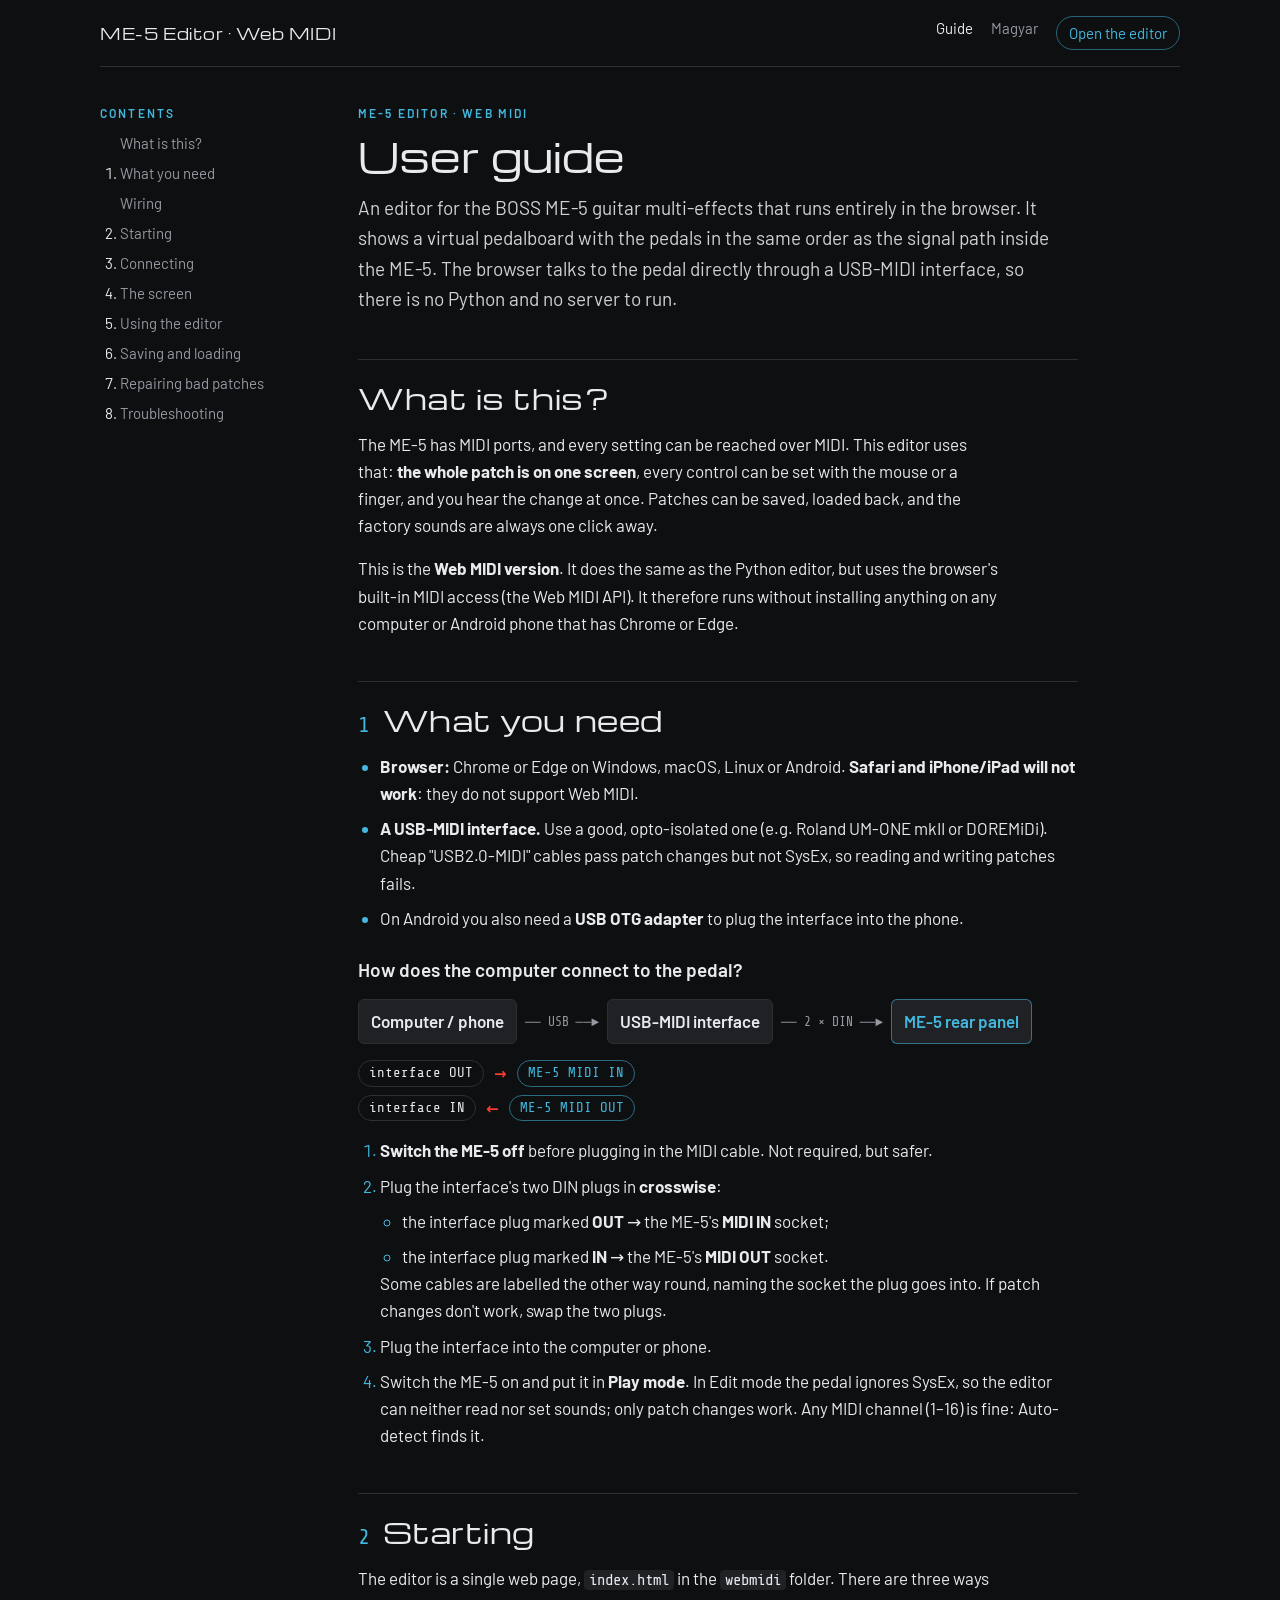
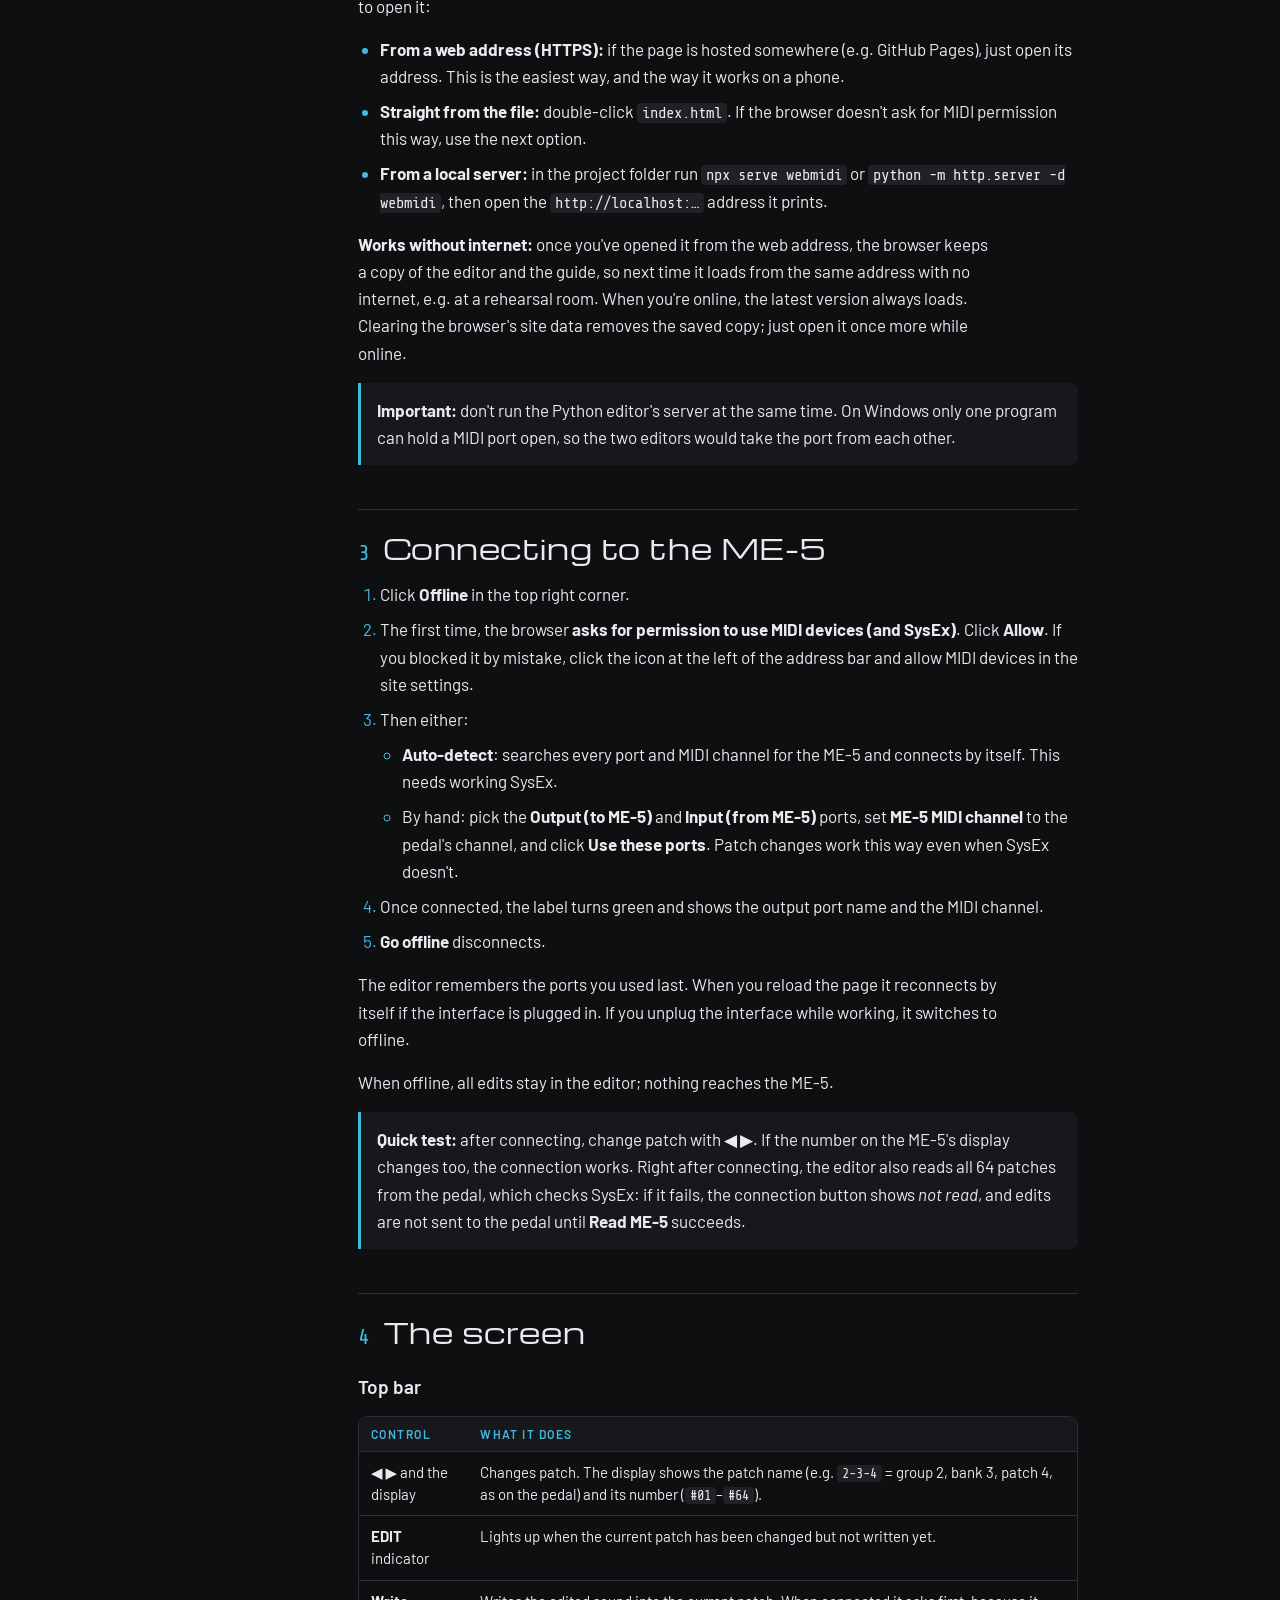
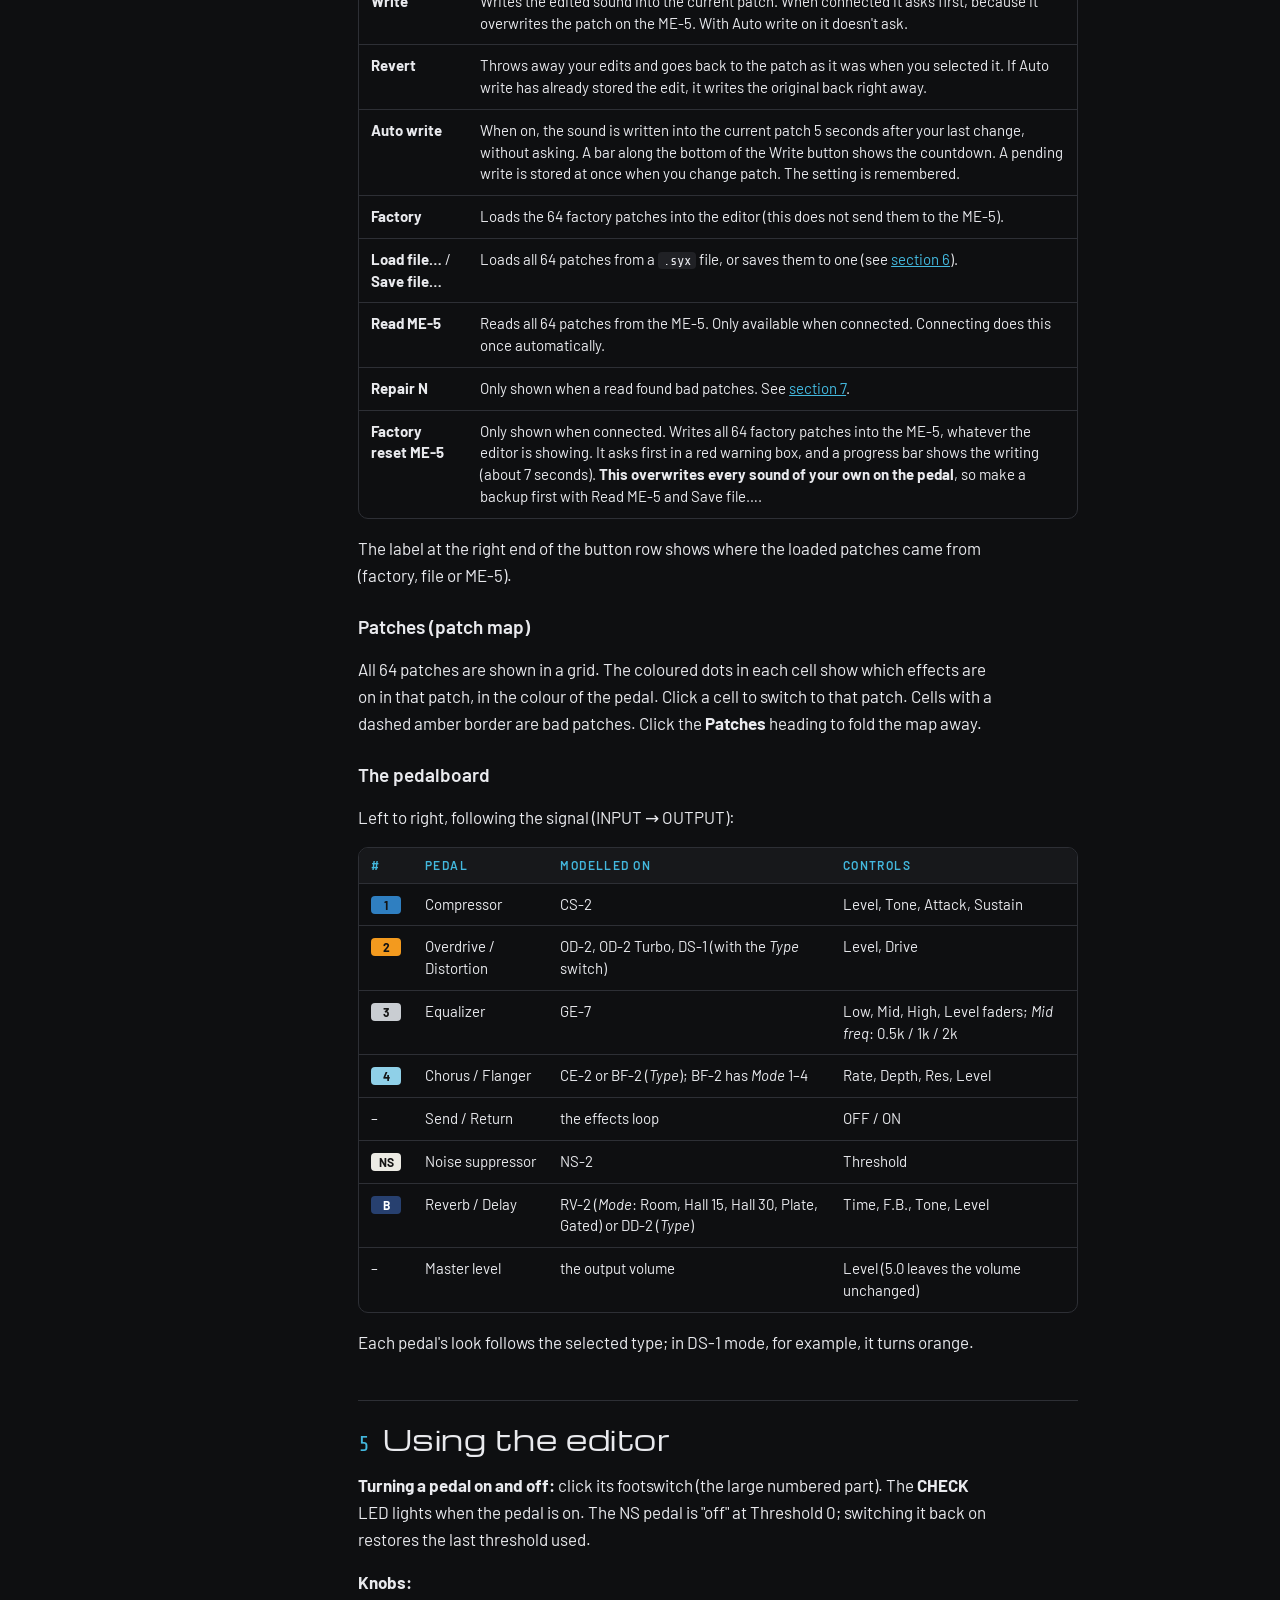
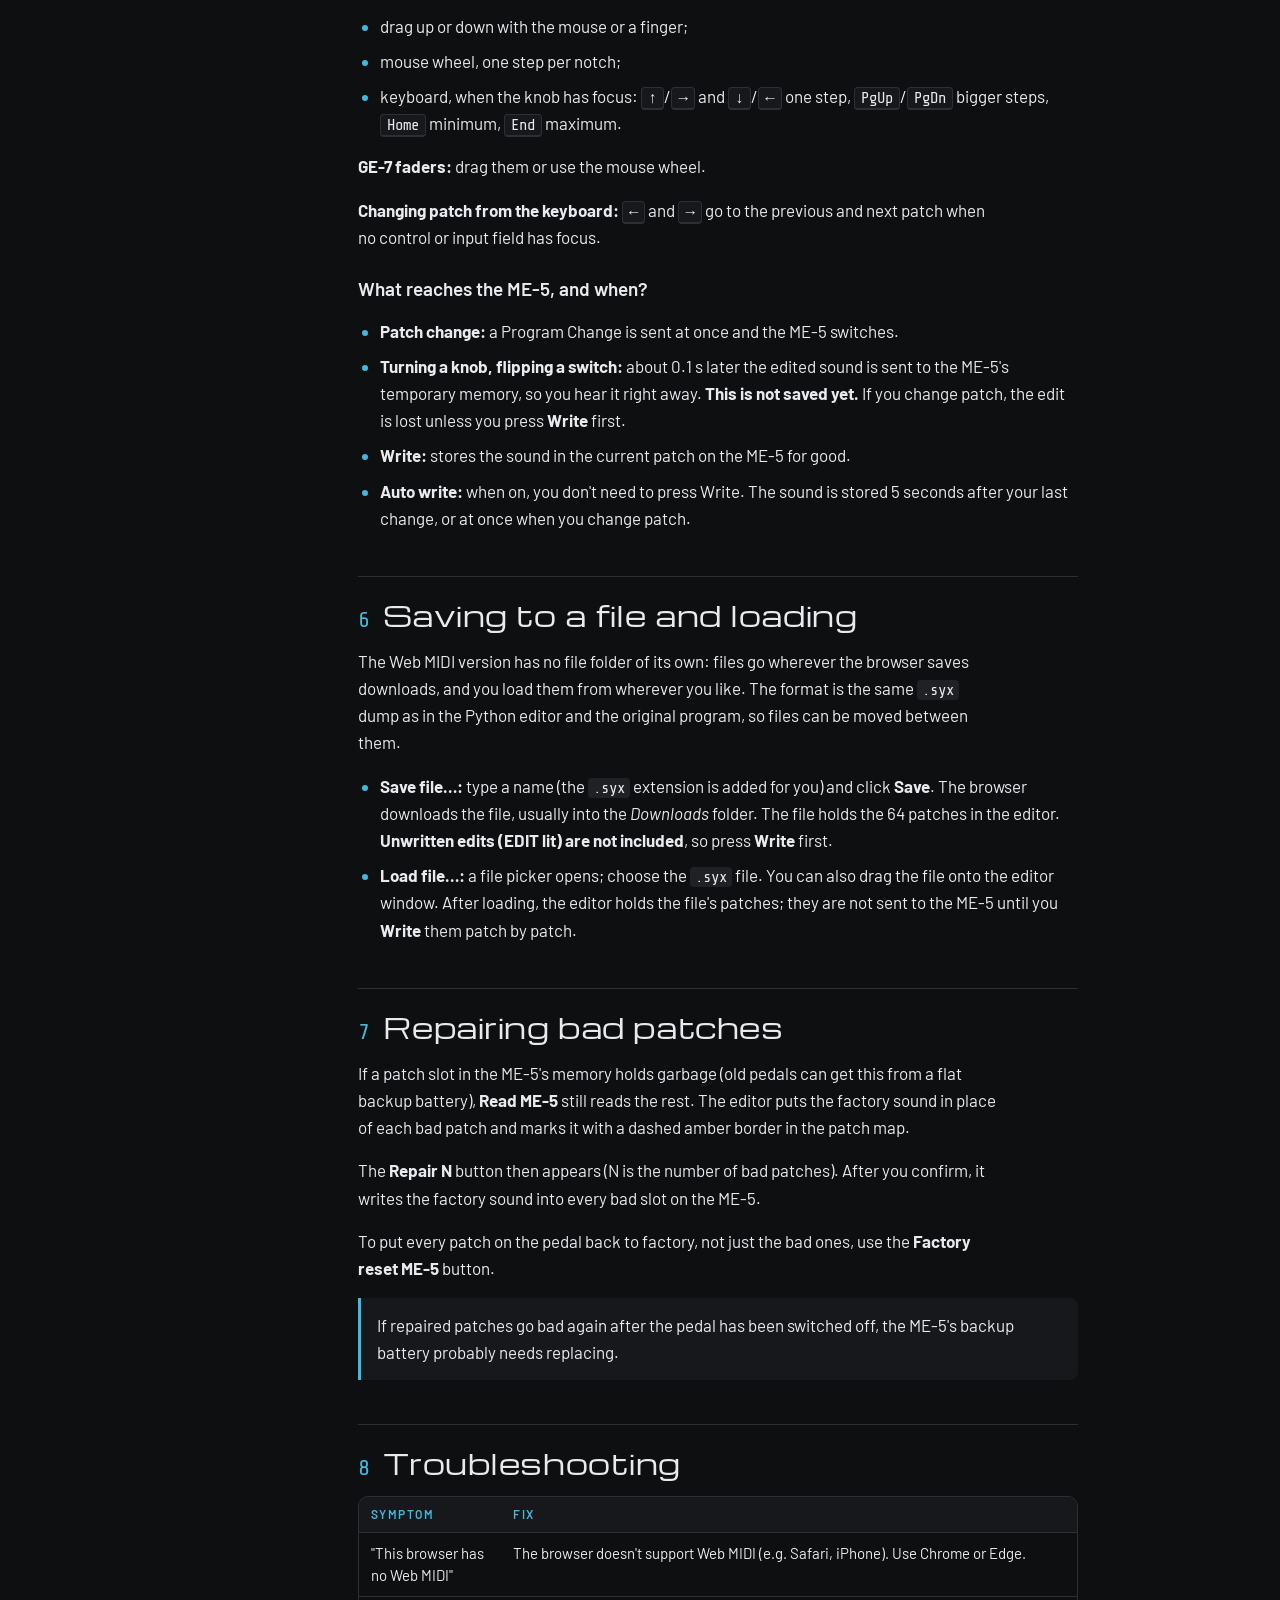
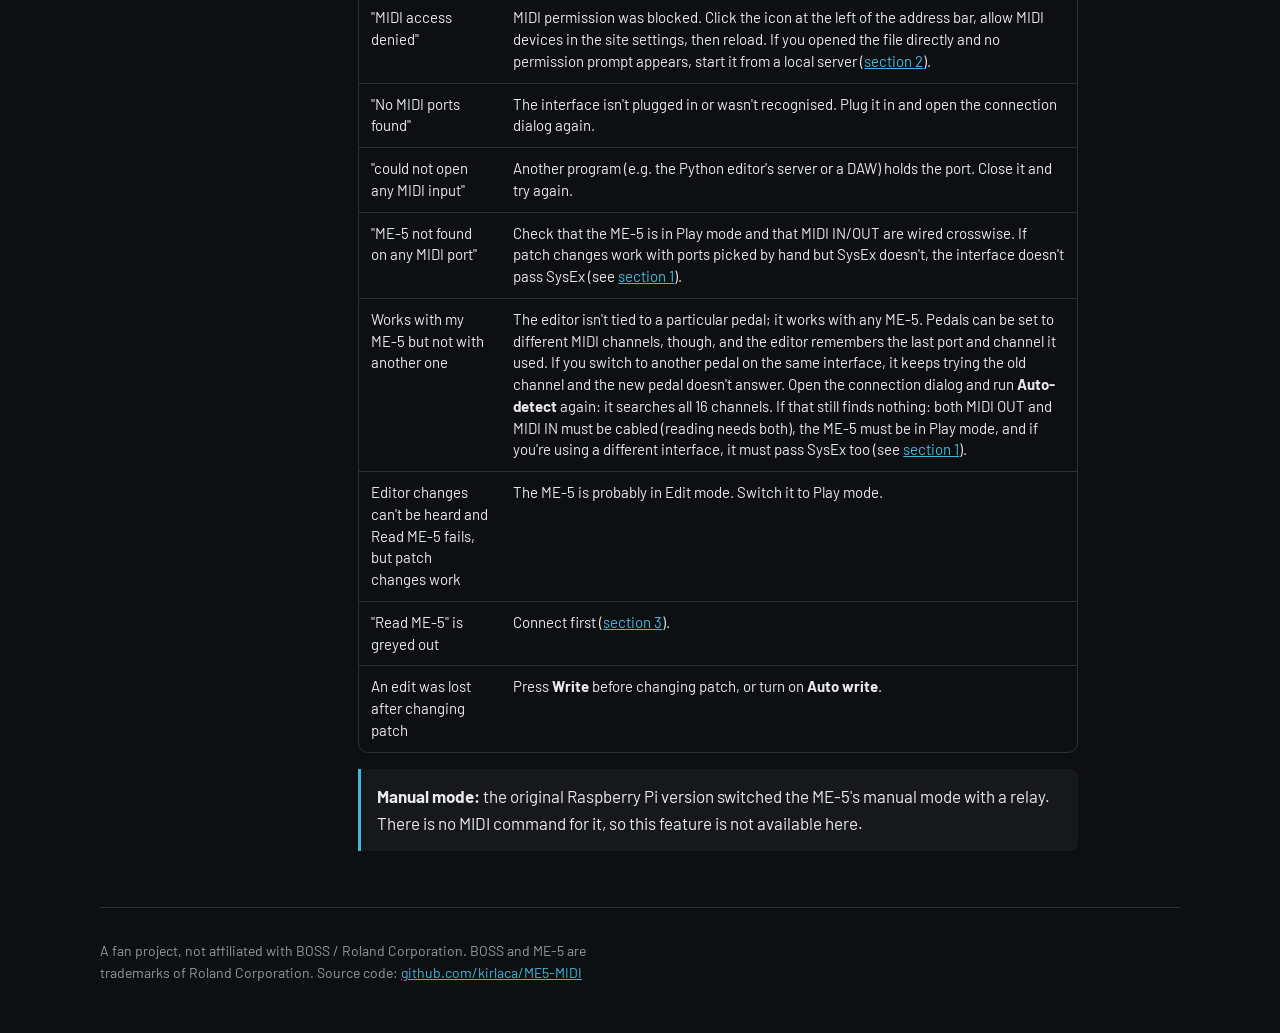
<file: webmidi/guide.html>
<!DOCTYPE html>
<html lang="en">
<head>
  <meta charset="utf-8">
  <meta name="viewport" content="width=device-width, initial-scale=1">
  <title>ME-5 Web MIDI – User guide</title>
  <link rel="icon" href="me5.svg" type="image/svg+xml">
  <link rel="icon" href="me5.ico" sizes="any">
  <link rel="alternate" hreflang="hu" href="utmutato.html">
  <link rel="preconnect" href="https://fonts.googleapis.com">
  <link rel="preconnect" href="https://fonts.gstatic.com" crossorigin>
  <link rel="stylesheet" href="https://fonts.googleapis.com/css2?family=Michroma&family=Barlow:ital,wght@0,400;0,500;0,600;0,700;1,400&family=Share+Tech+Mono&display=swap">
  <link rel="stylesheet" href="pages.css">
  <!-- Cookie-free visitor count (GoatCounter). Only the page path, referrer and screen size are sent. -->
  <script data-goatcounter="https://me5-midi.goatcounter.com/count" async src="https://gc.zgo.at/count.js"></script>
</head>
<body>
<div class="wrap">
  <nav class="pagenav" aria-label="Pages">
    <a class="pagenav-brand" href="index.html">ME-5 Editor · Web MIDI</a>
    <div class="pagenav-links">
      <a href="guide.html" aria-current="page">Guide</a>
      <a href="utmutato.html" hreflang="hu" lang="hu">Magyar</a>
      <a class="open" href="index.html">Open the editor</a>
    </div>
  </nav>
  <div class="doc">
    <aside class="toc" aria-label="Contents">
      <span class="label">Contents</span>
      <ol>
        <li class="plain"><a href="#what">What is this?</a></li>
        <li value="1"><a href="#need">What you need</a></li>
        <li class="plain"><a href="#wiring">Wiring</a></li>
        <li value="2"><a href="#start">Starting</a></li>
        <li value="3"><a href="#connect">Connecting</a></li>
        <li value="4"><a href="#screen">The screen</a></li>
        <li value="5"><a href="#use">Using the editor</a></li>
        <li value="6"><a href="#files">Saving and loading</a></li>
        <li value="7"><a href="#repair">Repairing bad patches</a></li>
        <li value="8"><a href="#trouble">Troubleshooting</a></li>
      </ol>
    </aside>

    <article class="prose">
      <header class="stack">
        <span class="label">ME-5 Editor · Web MIDI</span>
        <h1>User guide</h1>
        <p class="lede">An editor for the BOSS ME-5 guitar multi-effects that runs entirely in the browser. It shows a virtual pedalboard with the pedals in the same order as the signal path inside the ME-5. The browser talks to the pedal directly through a USB-MIDI interface, so there is no Python and no server to run.</p>
      </header>

      <h2 id="what">What is this?</h2>
      <p>The ME-5 has MIDI ports, and every setting can be reached over MIDI. This editor uses that: <strong>the whole patch is on one screen</strong>, every control can be set with the mouse or a finger, and you hear the change at once. Patches can be saved, loaded back, and the factory sounds are always one click away.</p>
      <p>This is the <strong>Web MIDI version</strong>. It does the same as the Python editor, but uses the browser's built-in MIDI access (the Web MIDI API). It therefore runs without installing anything on any computer or Android phone that has Chrome or Edge.</p>

      <h2 id="need"><span class="num">1</span>What you need</h2>
      <ul>
        <li><strong>Browser:</strong> Chrome or Edge on Windows, macOS, Linux or Android. <strong>Safari and iPhone/iPad will not work</strong>: they do not support Web MIDI.</li>
        <li><strong>A USB-MIDI interface.</strong> Use a good, opto-isolated one (e.g. Roland UM-ONE mkII or DOREMiDi). Cheap "USB2.0-MIDI" cables pass patch changes but not SysEx, so reading and writing patches fails.</li>
        <li>On Android you also need a <strong>USB OTG adapter</strong> to plug the interface into the phone.</li>
      </ul>

      <h3 id="wiring">How does the computer connect to the pedal?</h3>
      <div class="wiring" role="img" aria-label="Computer or phone, USB, USB-MIDI interface, two DIN plugs, ME-5 rear panel">
        <span class="node">Computer / phone</span><span class="wire">USB</span>
        <span class="node">USB-MIDI interface</span><span class="wire">2 × DIN</span>
        <span class="node me5">ME-5 rear panel</span>
      </div>
      <div class="cross">
        <div><span class="jackname">interface OUT</span><span class="arrow">→</span><span class="jackname me5">ME-5 MIDI IN</span></div>
        <div><span class="jackname">interface IN</span><span class="arrow">←</span><span class="jackname me5">ME-5 MIDI OUT</span></div>
      </div>
      <ol>
        <li><strong>Switch the ME-5 off</strong> before plugging in the MIDI cable. Not required, but safer.</li>
        <li>Plug the interface's two DIN plugs in <strong>crosswise</strong>:
          <ul>
            <li>the interface plug marked <strong>OUT</strong> → the ME-5's <strong>MIDI IN</strong> socket;</li>
            <li>the interface plug marked <strong>IN</strong> → the ME-5's <strong>MIDI OUT</strong> socket.</li>
          </ul>
          Some cables are labelled the other way round, naming the socket the plug goes into. If patch changes don't work, swap the two plugs.</li>
        <li>Plug the interface into the computer or phone.</li>
        <li>Switch the ME-5 on and put it in <strong>Play mode</strong>. In Edit mode the pedal ignores SysEx, so the editor can neither read nor set sounds; only patch changes work. Any MIDI channel (1–16) is fine: Auto-detect finds it.</li>
      </ol>

      <h2 id="start"><span class="num">2</span>Starting</h2>
      <p>The editor is a single web page, <code>index.html</code> in the <code>webmidi</code> folder. There are three ways to open it:</p>
      <ul>
        <li><strong>From a web address (HTTPS):</strong> if the page is hosted somewhere (e.g. GitHub Pages), just open its address. This is the easiest way, and the way it works on a phone.</li>
        <li><strong>Straight from the file:</strong> double-click <code>index.html</code>. If the browser doesn't ask for MIDI permission this way, use the next option.</li>
        <li><strong>From a local server:</strong> in the project folder run <code>npx serve webmidi</code> or <code>python -m http.server -d webmidi</code>, then open the <code>http://localhost:…</code> address it prints.</li>
      </ul>
      <p><strong>Works without internet:</strong> once you've opened it from the web address, the browser keeps a copy of the editor and the guide, so next time it loads from the same address with no internet, e.g. at a rehearsal room. When you're online, the latest version always loads. Clearing the browser's site data removes the saved copy; just open it once more while online.</p>
      <p class="note"><strong>Important:</strong> don't run the Python editor's server at the same time. On Windows only one program can hold a MIDI port open, so the two editors would take the port from each other.</p>

      <h2 id="connect"><span class="num">3</span>Connecting to the ME-5</h2>
      <ol>
        <li>Click <strong>Offline</strong> in the top right corner.</li>
        <li>The first time, the browser <strong>asks for permission to use MIDI devices (and SysEx)</strong>. Click <strong>Allow</strong>. If you blocked it by mistake, click the icon at the left of the address bar and allow MIDI devices in the site settings.</li>
        <li>Then either:
          <ul>
            <li><strong>Auto-detect</strong>: searches every port and MIDI channel for the ME-5 and connects by itself. This needs working SysEx.</li>
            <li>By hand: pick the <strong>Output (to ME-5)</strong> and <strong>Input (from ME-5)</strong> ports, set <strong>ME-5 MIDI channel</strong> to the pedal's channel, and click <strong>Use these ports</strong>. Patch changes work this way even when SysEx doesn't.</li>
          </ul>
        </li>
        <li>Once connected, the label turns green and shows the output port name and the MIDI channel.</li>
        <li><strong>Go offline</strong> disconnects.</li>
      </ol>
      <p>The editor remembers the ports you used last. When you reload the page it reconnects by itself if the interface is plugged in. If you unplug the interface while working, it switches to offline.</p>
      <p>When offline, all edits stay in the editor; nothing reaches the ME-5.</p>
      <p class="note"><strong>Quick test:</strong> after connecting, change patch with ◀ ▶. If the number on the ME-5's display changes too, the connection works. Right after connecting, the editor also reads all 64 patches from the pedal, which checks SysEx: if it fails, the connection button shows <em>not read</em>, and edits are not sent to the pedal until <strong>Read ME-5</strong> succeeds.</p>

      <h2 id="screen"><span class="num">4</span>The screen</h2>
      <h3>Top bar</h3>
      <div class="table-wrap"><table>
        <thead><tr><th>Control</th><th>What it does</th></tr></thead>
        <tbody>
          <tr><td>◀ ▶ and the display</td><td>Changes patch. The display shows the patch name (e.g. <code>2-3-4</code> = group 2, bank 3, patch 4, as on the pedal) and its number (<code>#01</code>–<code>#64</code>).</td></tr>
          <tr><td><strong>EDIT</strong> indicator</td><td>Lights up when the current patch has been changed but not written yet.</td></tr>
          <tr><td><strong>Write</strong></td><td>Writes the edited sound into the current patch. When connected it asks first, because it overwrites the patch on the ME-5. With Auto write on it doesn't ask.</td></tr>
          <tr><td><strong>Revert</strong></td><td>Throws away your edits and goes back to the patch as it was when you selected it. If Auto write has already stored the edit, it writes the original back right away.</td></tr>
          <tr><td><strong>Auto write</strong></td><td>When on, the sound is written into the current patch 5 seconds after your last change, without asking. A bar along the bottom of the Write button shows the countdown. A pending write is stored at once when you change patch. The setting is remembered.</td></tr>
          <tr><td><strong>Factory</strong></td><td>Loads the 64 factory patches into the editor (this does not send them to the ME-5).</td></tr>
          <tr><td><strong>Load file…</strong> / <strong>Save file…</strong></td><td>Loads all 64 patches from a <code>.syx</code> file, or saves them to one (see <a href="#files">section 6</a>).</td></tr>
          <tr><td><strong>Read ME-5</strong></td><td>Reads all 64 patches from the ME-5. Only available when connected. Connecting does this once automatically.</td></tr>
          <tr><td><strong>Repair N</strong></td><td>Only shown when a read found bad patches. See <a href="#repair">section 7</a>.</td></tr>
          <tr><td><strong>Factory reset ME-5</strong></td><td>Only shown when connected. Writes all 64 factory patches into the ME-5, whatever the editor is showing. It asks first in a red warning box, and a progress bar shows the writing (about 7 seconds). <strong>This overwrites every sound of your own on the pedal</strong>, so make a backup first with Read ME-5 and Save file….</td></tr>
        </tbody>
      </table></div>
      <p>The label at the right end of the button row shows where the loaded patches came from (factory, file or ME-5).</p>

      <h3>Patches (patch map)</h3>
      <p>All 64 patches are shown in a grid. The coloured dots in each cell show which effects are on in that patch, in the colour of the pedal. Click a cell to switch to that patch. Cells with a dashed amber border are bad patches. Click the <strong>Patches</strong> heading to fold the map away.</p>

      <h3>The pedalboard</h3>
      <p>Left to right, following the signal (INPUT → OUTPUT):</p>
      <div class="table-wrap"><table>
        <thead><tr><th>#</th><th>Pedal</th><th>Modelled on</th><th>Controls</th></tr></thead>
        <tbody>
          <tr><td><span class="chip" style="--c:#2f7fc1">1</span></td><td>Compressor</td><td>CS-2</td><td>Level, Tone, Attack, Sustain</td></tr>
          <tr><td><span class="chip" style="--c:#f39a1e">2</span></td><td>Overdrive / Distortion</td><td>OD-2, OD-2 Turbo, DS-1 (with the <em>Type</em> switch)</td><td>Level, Drive</td></tr>
          <tr><td><span class="chip" style="--c:#c9cdd2">3</span></td><td>Equalizer</td><td>GE-7</td><td>Low, Mid, High, Level faders; <em>Mid freq</em>: 0.5k / 1k / 2k</td></tr>
          <tr><td><span class="chip" style="--c:#8fd0e8">4</span></td><td>Chorus / Flanger</td><td>CE-2 or BF-2 (<em>Type</em>); BF-2 has <em>Mode</em> 1–4</td><td>Rate, Depth, Res, Level</td></tr>
          <tr><td>–</td><td>Send / Return</td><td>the effects loop</td><td>OFF / ON</td></tr>
          <tr><td><span class="chip" style="--c:#ecebe4">NS</span></td><td>Noise suppressor</td><td>NS-2</td><td>Threshold</td></tr>
          <tr><td><span class="chip" style="--c:#27406f;--ink:#fff">B</span></td><td>Reverb / Delay</td><td>RV-2 (<em>Mode</em>: Room, Hall 15, Hall 30, Plate, Gated) or DD-2 (<em>Type</em>)</td><td>Time, F.B., Tone, Level</td></tr>
          <tr><td>–</td><td>Master level</td><td>the output volume</td><td>Level (5.0 leaves the volume unchanged)</td></tr>
        </tbody>
      </table></div>
      <p>Each pedal's look follows the selected type; in DS-1 mode, for example, it turns orange.</p>

      <h2 id="use"><span class="num">5</span>Using the editor</h2>
      <p><strong>Turning a pedal on and off:</strong> click its footswitch (the large numbered part). The <strong>CHECK</strong> LED lights when the pedal is on. The NS pedal is "off" at Threshold 0; switching it back on restores the last threshold used.</p>
      <p><strong>Knobs:</strong></p>
      <ul>
        <li>drag up or down with the mouse or a finger;</li>
        <li>mouse wheel, one step per notch;</li>
        <li>keyboard, when the knob has focus: <kbd>↑</kbd>/<kbd>→</kbd> and <kbd>↓</kbd>/<kbd>←</kbd> one step, <kbd>PgUp</kbd>/<kbd>PgDn</kbd> bigger steps, <kbd>Home</kbd> minimum, <kbd>End</kbd> maximum.</li>
      </ul>
      <p><strong>GE-7 faders:</strong> drag them or use the mouse wheel.</p>
      <p><strong>Changing patch from the keyboard:</strong> <kbd>←</kbd> and <kbd>→</kbd> go to the previous and next patch when no control or input field has focus.</p>

      <h3>What reaches the ME-5, and when?</h3>
      <ul>
        <li><strong>Patch change:</strong> a Program Change is sent at once and the ME-5 switches.</li>
        <li><strong>Turning a knob, flipping a switch:</strong> about 0.1 s later the edited sound is sent to the ME-5's temporary memory, so you hear it right away. <strong>This is not saved yet.</strong> If you change patch, the edit is lost unless you press <strong>Write</strong> first.</li>
        <li><strong>Write:</strong> stores the sound in the current patch on the ME-5 for good.</li>
        <li><strong>Auto write:</strong> when on, you don't need to press Write. The sound is stored 5 seconds after your last change, or at once when you change patch.</li>
      </ul>

      <h2 id="files"><span class="num">6</span>Saving to a file and loading</h2>
      <p>The Web MIDI version has no file folder of its own: files go wherever the browser saves downloads, and you load them from wherever you like. The format is the same <code>.syx</code> dump as in the Python editor and the original program, so files can be moved between them.</p>
      <ul>
        <li><strong>Save file…:</strong> type a name (the <code>.syx</code> extension is added for you) and click <strong>Save</strong>. The browser downloads the file, usually into the <em>Downloads</em> folder. The file holds the 64 patches in the editor. <strong>Unwritten edits (EDIT lit) are not included</strong>, so press <strong>Write</strong> first.</li>
        <li><strong>Load file…:</strong> a file picker opens; choose the <code>.syx</code> file. You can also drag the file onto the editor window. After loading, the editor holds the file's patches; they are not sent to the ME-5 until you <strong>Write</strong> them patch by patch.</li>
      </ul>

      <h2 id="repair"><span class="num">7</span>Repairing bad patches</h2>
      <p>If a patch slot in the ME-5's memory holds garbage (old pedals can get this from a flat backup battery), <strong>Read ME-5</strong> still reads the rest. The editor puts the factory sound in place of each bad patch and marks it with a dashed amber border in the patch map.</p>
      <p>The <strong>Repair N</strong> button then appears (N is the number of bad patches). After you confirm, it writes the factory sound into every bad slot on the ME-5.</p>
      <p>To put every patch on the pedal back to factory, not just the bad ones, use the <strong>Factory reset ME-5</strong> button.</p>
      <p class="note">If repaired patches go bad again after the pedal has been switched off, the ME-5's backup battery probably needs replacing.</p>

      <h2 id="trouble"><span class="num">8</span>Troubleshooting</h2>
      <div class="table-wrap"><table>
        <thead><tr><th>Symptom</th><th>Fix</th></tr></thead>
        <tbody>
          <tr><td>"This browser has no Web MIDI"</td><td>The browser doesn't support Web MIDI (e.g. Safari, iPhone). Use Chrome or Edge.</td></tr>
          <tr><td>"MIDI access denied"</td><td>MIDI permission was blocked. Click the icon at the left of the address bar, allow MIDI devices in the site settings, then reload. If you opened the file directly and no permission prompt appears, start it from a local server (<a href="#start">section 2</a>).</td></tr>
          <tr><td>"No MIDI ports found"</td><td>The interface isn't plugged in or wasn't recognised. Plug it in and open the connection dialog again.</td></tr>
          <tr><td>"could not open any MIDI input"</td><td>Another program (e.g. the Python editor's server or a DAW) holds the port. Close it and try again.</td></tr>
          <tr><td>"ME-5 not found on any MIDI port"</td><td>Check that the ME-5 is in Play mode and that MIDI IN/OUT are wired crosswise. If patch changes work with ports picked by hand but SysEx doesn't, the interface doesn't pass SysEx (see <a href="#need">section 1</a>).</td></tr>
          <tr><td>Works with my ME-5 but not with another one</td><td>The editor isn't tied to a particular pedal; it works with any ME-5. Pedals can be set to different MIDI channels, though, and the editor remembers the last port and channel it used. If you switch to another pedal on the same interface, it keeps trying the old channel and the new pedal doesn't answer. Open the connection dialog and run <strong>Auto-detect</strong> again: it searches all 16 channels. If that still finds nothing: both MIDI OUT and MIDI IN must be cabled (reading needs both), the ME-5 must be in Play mode, and if you're using a different interface, it must pass SysEx too (see <a href="#need">section 1</a>).</td></tr>
          <tr><td>Editor changes can't be heard and Read ME-5 fails, but patch changes work</td><td>The ME-5 is probably in Edit mode. Switch it to Play mode.</td></tr>
          <tr><td>"Read ME-5" is greyed out</td><td>Connect first (<a href="#connect">section 3</a>).</td></tr>
          <tr><td>An edit was lost after changing patch</td><td>Press <strong>Write</strong> before changing patch, or turn on <strong>Auto write</strong>.</td></tr>
        </tbody>
      </table></div>
      <p class="note"><strong>Manual mode:</strong> the original Raspberry Pi version switched the ME-5's manual mode with a relay. There is no MIDI command for it, so this feature is not available here.</p>
    </article>
  </div>

  <footer>
    <p>A fan project, not affiliated with BOSS / Roland Corporation. BOSS and ME-5 are trademarks of Roland Corporation. Source code: <a href="https://github.com/kirlaca/ME5-MIDI">github.com/kirlaca/ME5-MIDI</a></p>
  </footer>
</div>
</body>
</html>
</file>
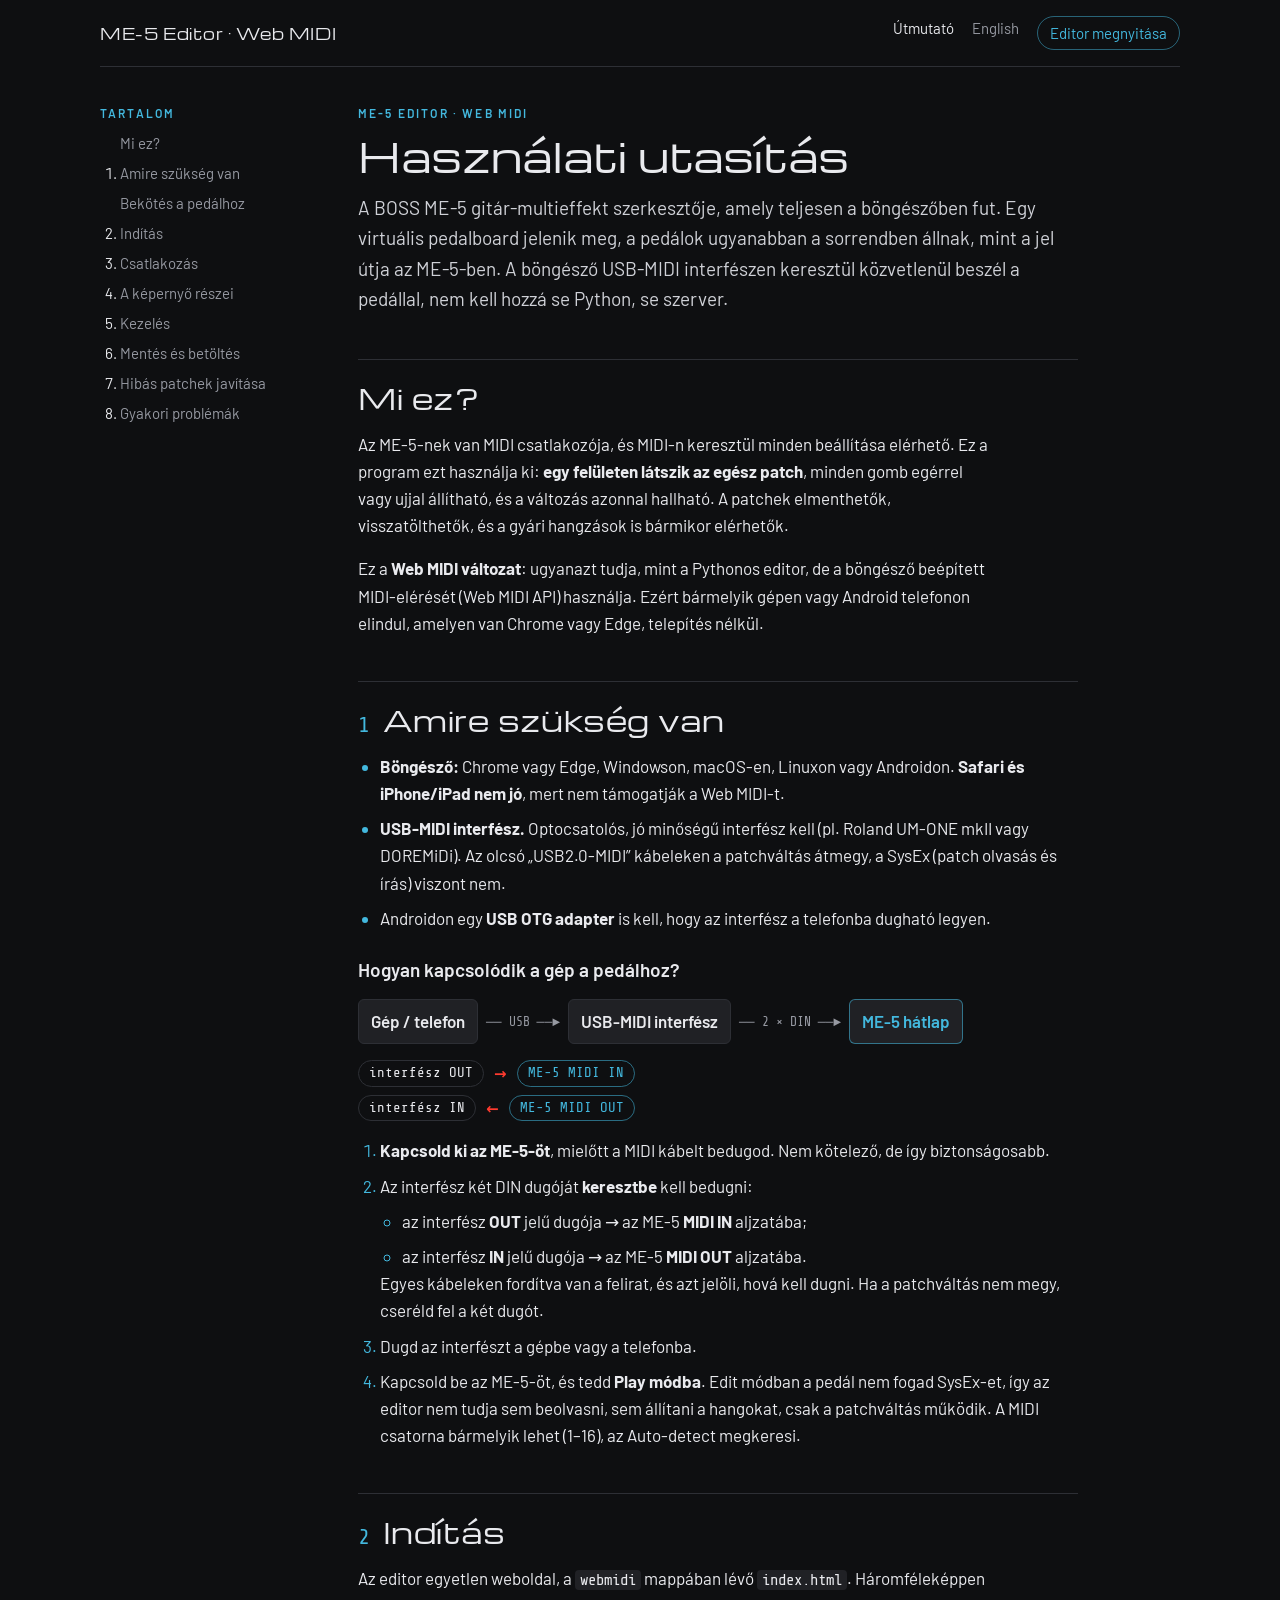
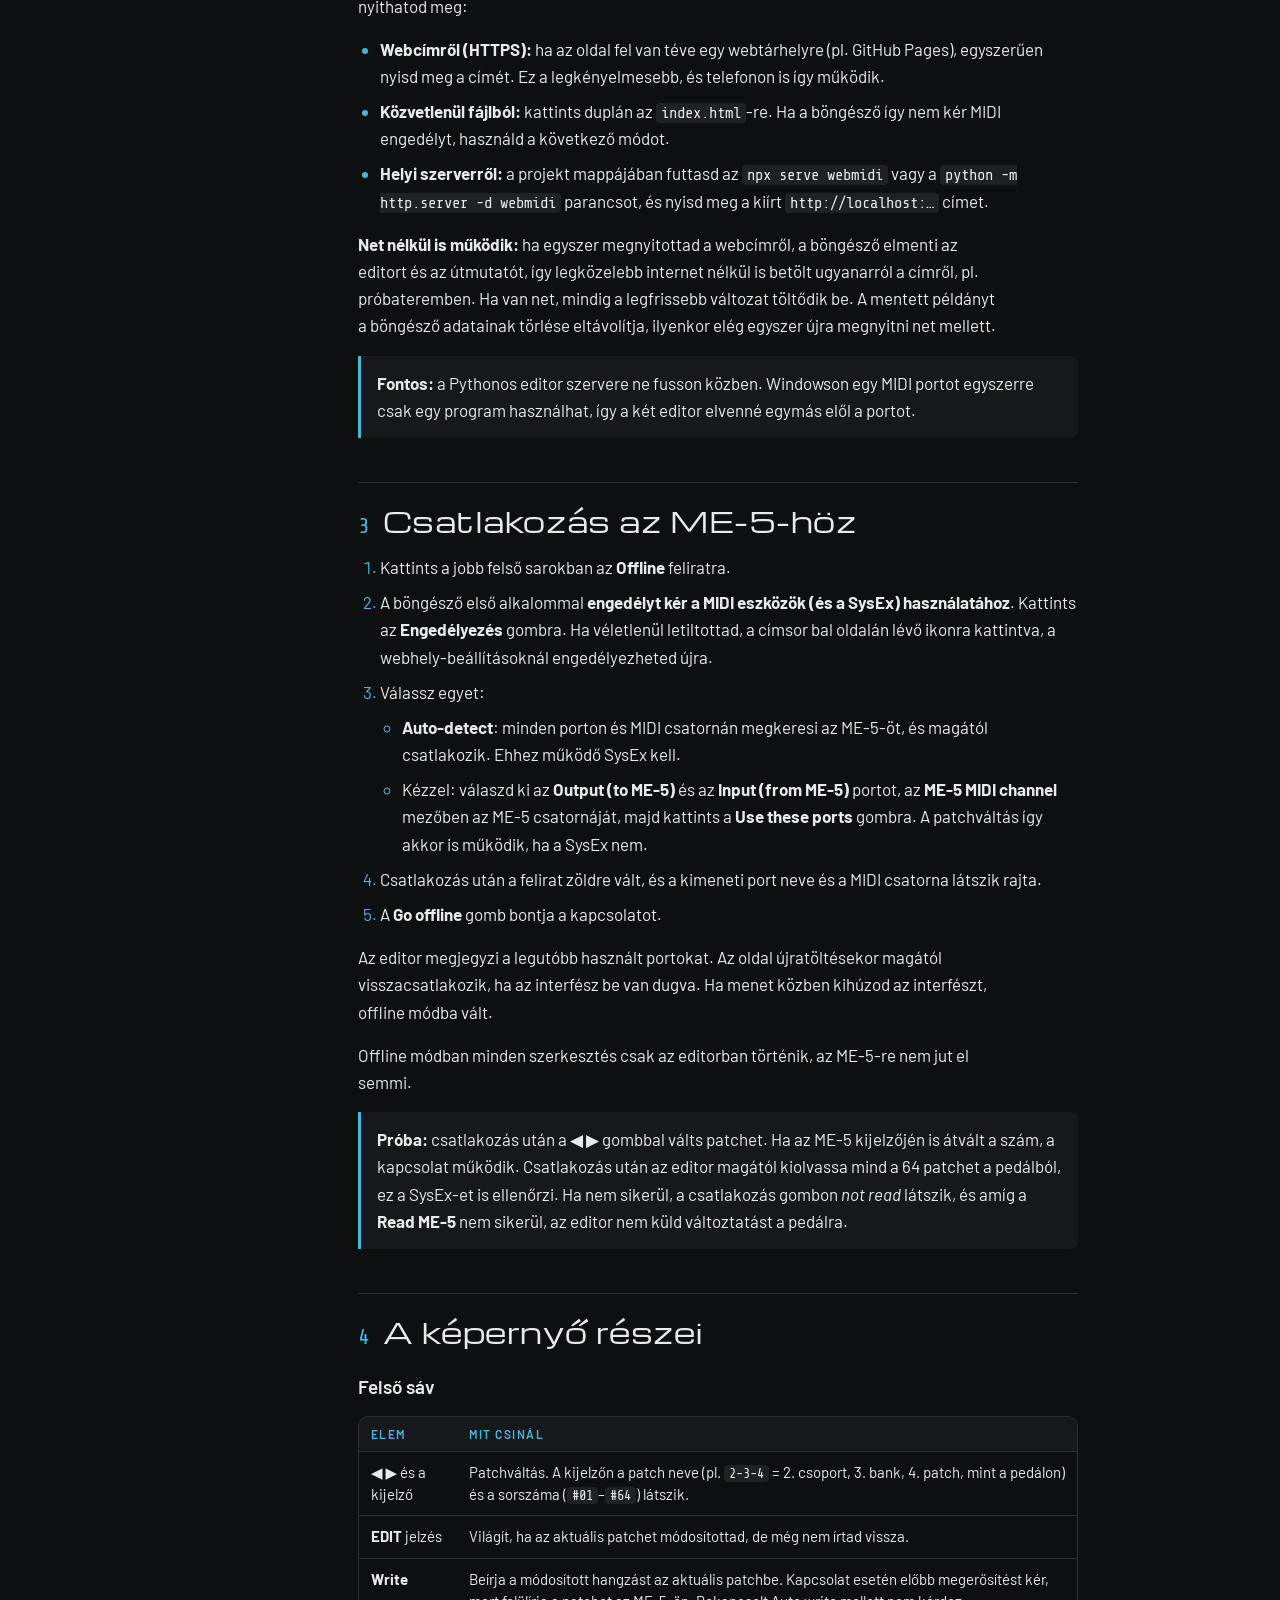
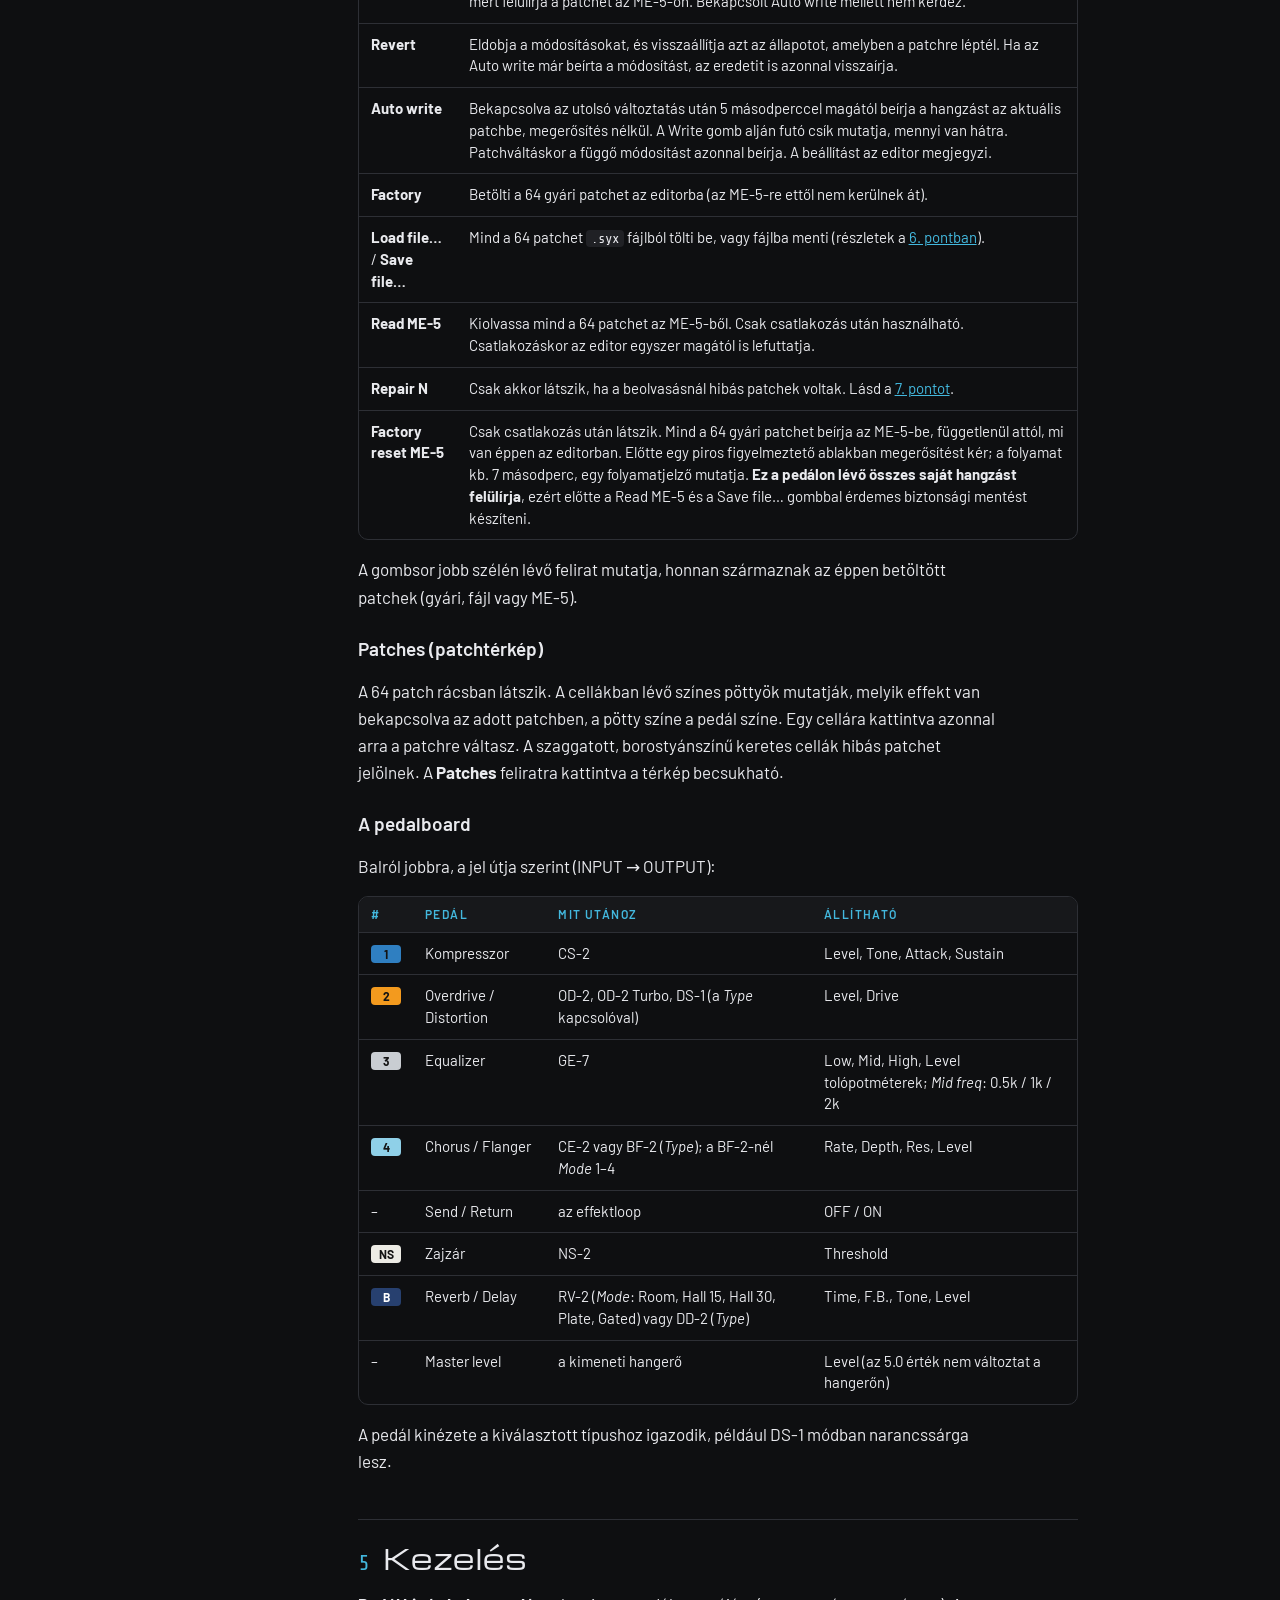
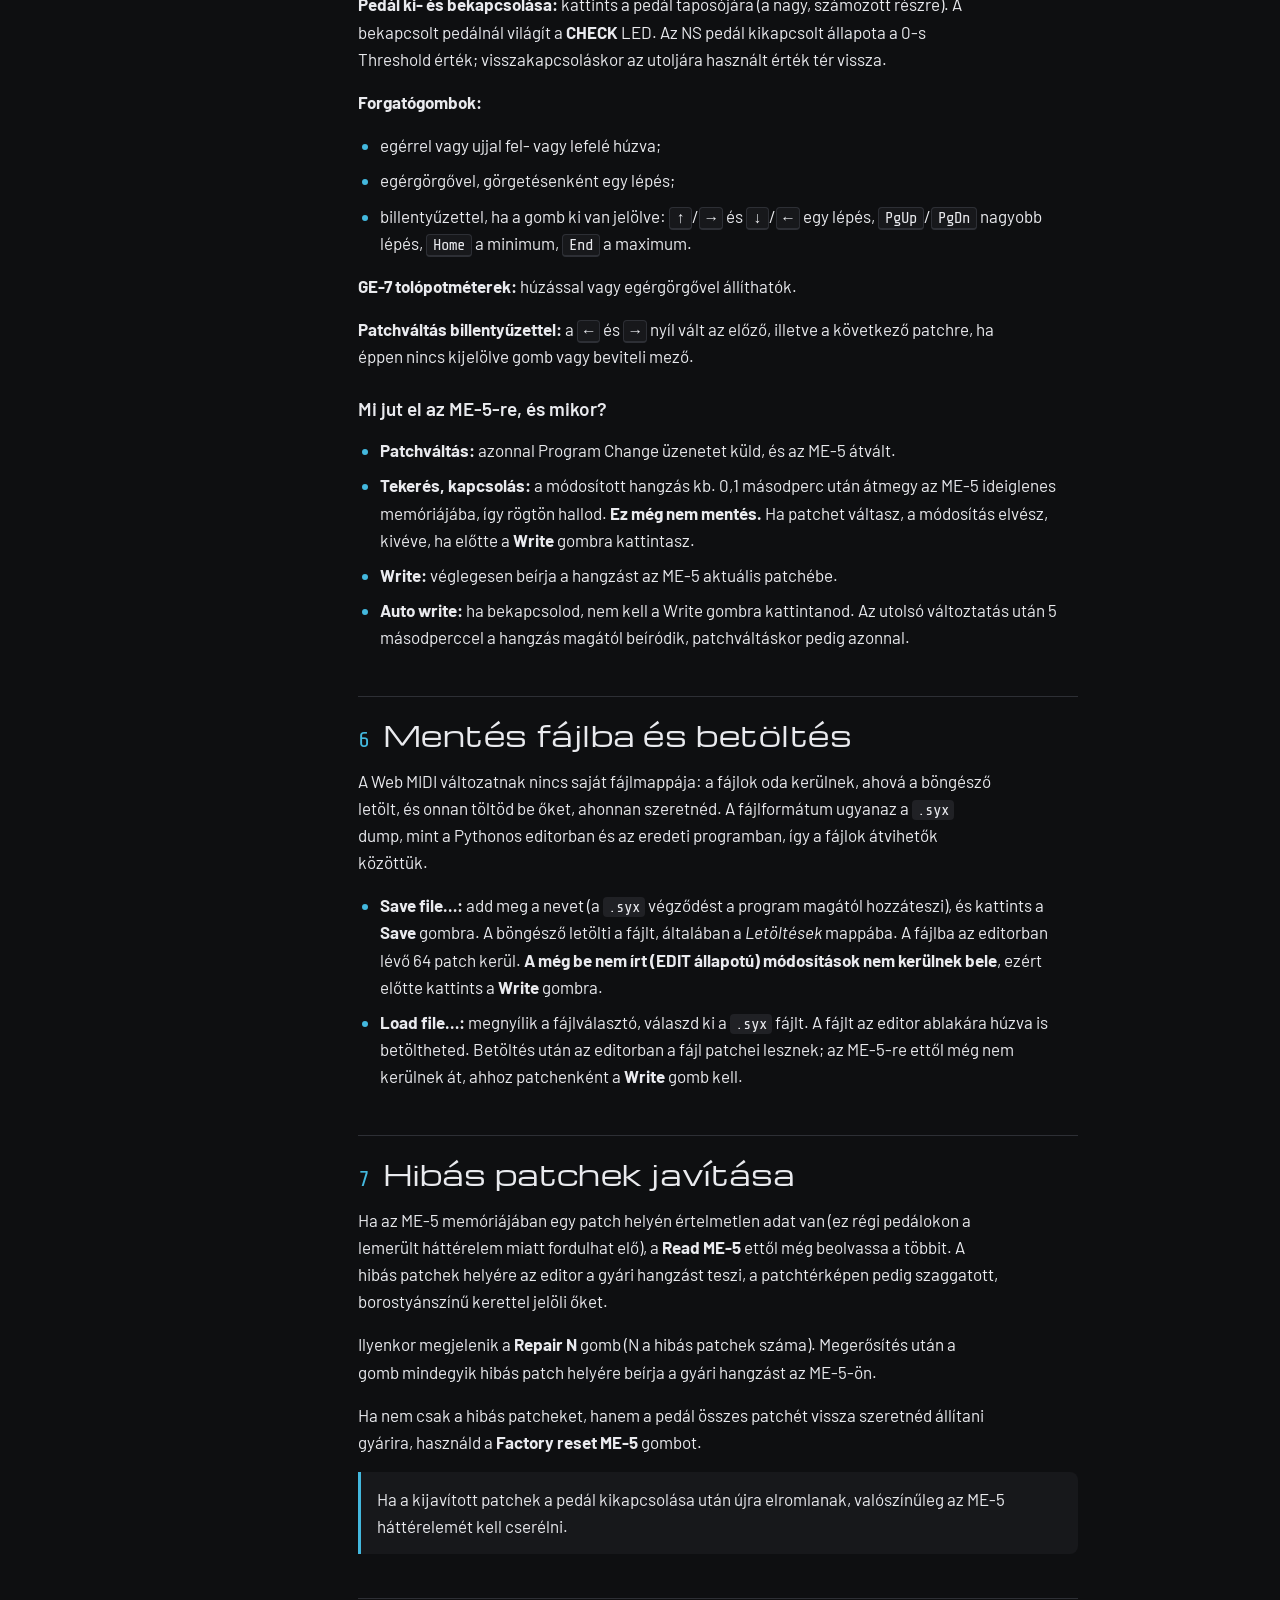
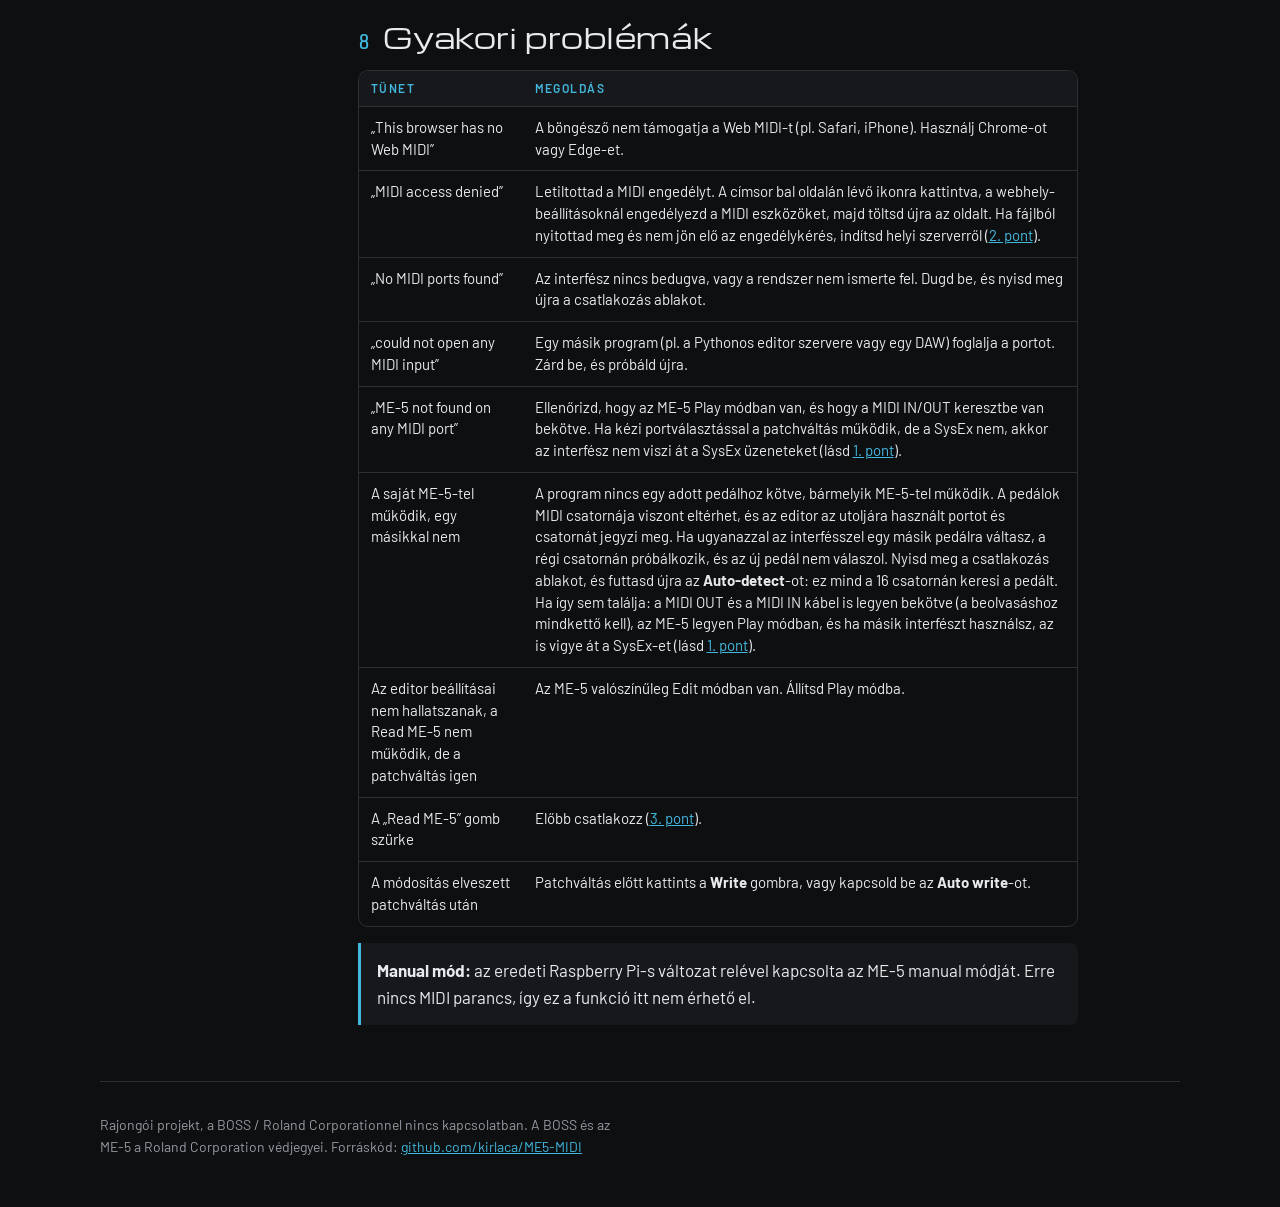
<file: webmidi/utmutato.html>
<!DOCTYPE html>
<html lang="hu">
<head>
  <meta charset="utf-8">
  <meta name="viewport" content="width=device-width, initial-scale=1">
  <title>ME-5 Web MIDI – Használati utasítás</title>
  <link rel="icon" href="me5.svg" type="image/svg+xml">
  <link rel="icon" href="me5.ico" sizes="any">
  <link rel="alternate" hreflang="en" href="guide.html">
  <link rel="preconnect" href="https://fonts.googleapis.com">
  <link rel="preconnect" href="https://fonts.gstatic.com" crossorigin>
  <link rel="stylesheet" href="https://fonts.googleapis.com/css2?family=Michroma&family=Barlow:ital,wght@0,400;0,500;0,600;0,700;1,400&family=Share+Tech+Mono&display=swap">
  <link rel="stylesheet" href="pages.css">
  <!-- Cookie-free visitor count (GoatCounter). Only the page path, referrer and screen size are sent. -->
  <script data-goatcounter="https://me5-midi.goatcounter.com/count" async src="https://gc.zgo.at/count.js"></script>
</head>
<body>
<div class="wrap">
  <nav class="pagenav" aria-label="Oldalak">
    <a class="pagenav-brand" href="index.html">ME-5 Editor · Web MIDI</a>
    <div class="pagenav-links">
      <a href="utmutato.html" aria-current="page">Útmutató</a>
      <a href="guide.html" hreflang="en" lang="en">English</a>
      <a class="open" href="index.html">Editor megnyitása</a>
    </div>
  </nav>
  <div class="doc">
    <aside class="toc" aria-label="Tartalom">
      <span class="label">Tartalom</span>
      <ol>
        <li class="plain"><a href="#mi">Mi ez?</a></li>
        <li value="1"><a href="#kell">Amire szükség van</a></li>
        <li class="plain"><a href="#bekotes">Bekötés a pedálhoz</a></li>
        <li value="2"><a href="#inditas">Indítás</a></li>
        <li value="3"><a href="#csatlakozas">Csatlakozás</a></li>
        <li value="4"><a href="#kepernyo">A képernyő részei</a></li>
        <li value="5"><a href="#kezeles">Kezelés</a></li>
        <li value="6"><a href="#fajlok">Mentés és betöltés</a></li>
        <li value="7"><a href="#javitas">Hibás patchek javítása</a></li>
        <li value="8"><a href="#hibak">Gyakori problémák</a></li>
      </ol>
    </aside>

    <article class="prose">
      <header class="stack">
        <span class="label">ME-5 Editor · Web MIDI</span>
        <h1>Használati utasítás</h1>
        <p class="lede">A BOSS ME-5 gitár-multieffekt szerkesztője, amely teljesen a böngészőben fut. Egy virtuális pedalboard jelenik meg, a pedálok ugyanabban a sorrendben állnak, mint a jel útja az ME-5-ben. A böngésző USB-MIDI interfészen keresztül közvetlenül beszél a pedállal, nem kell hozzá se Python, se szerver.</p>
      </header>

      <h2 id="mi">Mi ez?</h2>
      <p>Az ME-5-nek van MIDI csatlakozója, és MIDI-n keresztül minden beállítása elérhető. Ez a program ezt használja ki: <strong>egy felületen látszik az egész patch</strong>, minden gomb egérrel vagy ujjal állítható, és a változás azonnal hallható. A patchek elmenthetők, visszatölthetők, és a gyári hangzások is bármikor elérhetők.</p>
      <p>Ez a <strong>Web MIDI változat</strong>: ugyanazt tudja, mint a Pythonos editor, de a böngésző beépített MIDI-elérését (Web MIDI API) használja. Ezért bármelyik gépen vagy Android telefonon elindul, amelyen van Chrome vagy Edge, telepítés nélkül.</p>

      <h2 id="kell"><span class="num">1</span>Amire szükség van</h2>
      <ul>
        <li><strong>Böngésző:</strong> Chrome vagy Edge, Windowson, macOS-en, Linuxon vagy Androidon. <strong>Safari és iPhone/iPad nem jó</strong>, mert nem támogatják a Web MIDI-t.</li>
        <li><strong>USB-MIDI interfész.</strong> Optocsatolós, jó minőségű interfész kell (pl. Roland UM-ONE mkII vagy DOREMiDi). Az olcsó „USB2.0-MIDI” kábeleken a patchváltás átmegy, a SysEx (patch olvasás és írás) viszont nem.</li>
        <li>Androidon egy <strong>USB OTG adapter</strong> is kell, hogy az interfész a telefonba dugható legyen.</li>
      </ul>

      <h3 id="bekotes">Hogyan kapcsolódik a gép a pedálhoz?</h3>
      <div class="wiring" role="img" aria-label="Gép vagy telefon, USB, USB-MIDI interfész, két DIN dugó, ME-5 hátlap">
        <span class="node">Gép / telefon</span><span class="wire">USB</span>
        <span class="node">USB-MIDI interfész</span><span class="wire">2 × DIN</span>
        <span class="node me5">ME-5 hátlap</span>
      </div>
      <div class="cross">
        <div><span class="jackname">interfész OUT</span><span class="arrow">→</span><span class="jackname me5">ME-5 MIDI IN</span></div>
        <div><span class="jackname">interfész IN</span><span class="arrow">←</span><span class="jackname me5">ME-5 MIDI OUT</span></div>
      </div>
      <ol>
        <li><strong>Kapcsold ki az ME-5-öt</strong>, mielőtt a MIDI kábelt bedugod. Nem kötelező, de így biztonságosabb.</li>
        <li>Az interfész két DIN dugóját <strong>keresztbe</strong> kell bedugni:
          <ul>
            <li>az interfész <strong>OUT</strong> jelű dugója → az ME-5 <strong>MIDI IN</strong> aljzatába;</li>
            <li>az interfész <strong>IN</strong> jelű dugója → az ME-5 <strong>MIDI OUT</strong> aljzatába.</li>
          </ul>
          Egyes kábeleken fordítva van a felirat, és azt jelöli, hová kell dugni. Ha a patchváltás nem megy, cseréld fel a két dugót.</li>
        <li>Dugd az interfészt a gépbe vagy a telefonba.</li>
        <li>Kapcsold be az ME-5-öt, és tedd <strong>Play módba</strong>. Edit módban a pedál nem fogad SysEx-et, így az editor nem tudja sem beolvasni, sem állítani a hangokat, csak a patchváltás működik. A MIDI csatorna bármelyik lehet (1–16), az Auto-detect megkeresi.</li>
      </ol>

      <h2 id="inditas"><span class="num">2</span>Indítás</h2>
      <p>Az editor egyetlen weboldal, a <code>webmidi</code> mappában lévő <code>index.html</code>. Háromféleképpen nyithatod meg:</p>
      <ul>
        <li><strong>Webcímről (HTTPS):</strong> ha az oldal fel van téve egy webtárhelyre (pl. GitHub Pages), egyszerűen nyisd meg a címét. Ez a legkényelmesebb, és telefonon is így működik.</li>
        <li><strong>Közvetlenül fájlból:</strong> kattints duplán az <code>index.html</code>-re. Ha a böngésző így nem kér MIDI engedélyt, használd a következő módot.</li>
        <li><strong>Helyi szerverről:</strong> a projekt mappájában futtasd az <code>npx serve webmidi</code> vagy a <code>python -m http.server -d webmidi</code> parancsot, és nyisd meg a kiírt <code>http://localhost:…</code> címet.</li>
      </ul>
      <p><strong>Net nélkül is működik:</strong> ha egyszer megnyitottad a webcímről, a böngésző elmenti az editort és az útmutatót, így legközelebb internet nélkül is betölt ugyanarról a címről, pl. próbateremben. Ha van net, mindig a legfrissebb változat töltődik be. A mentett példányt a böngésző adatainak törlése eltávolítja, ilyenkor elég egyszer újra megnyitni net mellett.</p>
      <p class="note"><strong>Fontos:</strong> a Pythonos editor szervere ne fusson közben. Windowson egy MIDI portot egyszerre csak egy program használhat, így a két editor elvenné egymás elől a portot.</p>

      <h2 id="csatlakozas"><span class="num">3</span>Csatlakozás az ME-5-höz</h2>
      <ol>
        <li>Kattints a jobb felső sarokban az <strong>Offline</strong> feliratra.</li>
        <li>A böngésző első alkalommal <strong>engedélyt kér a MIDI eszközök (és a SysEx) használatához</strong>. Kattints az <strong>Engedélyezés</strong> gombra. Ha véletlenül letiltottad, a címsor bal oldalán lévő ikonra kattintva, a webhely-beállításoknál engedélyezheted újra.</li>
        <li>Válassz egyet:
          <ul>
            <li><strong>Auto-detect</strong>: minden porton és MIDI csatornán megkeresi az ME-5-öt, és magától csatlakozik. Ehhez működő SysEx kell.</li>
            <li>Kézzel: válaszd ki az <strong>Output (to ME-5)</strong> és az <strong>Input (from ME-5)</strong> portot, az <strong>ME-5 MIDI channel</strong> mezőben az ME-5 csatornáját, majd kattints a <strong>Use these ports</strong> gombra. A patchváltás így akkor is működik, ha a SysEx nem.</li>
          </ul>
        </li>
        <li>Csatlakozás után a felirat zöldre vált, és a kimeneti port neve és a MIDI csatorna látszik rajta.</li>
        <li>A <strong>Go offline</strong> gomb bontja a kapcsolatot.</li>
      </ol>
      <p>Az editor megjegyzi a legutóbb használt portokat. Az oldal újratöltésekor magától visszacsatlakozik, ha az interfész be van dugva. Ha menet közben kihúzod az interfészt, offline módba vált.</p>
      <p>Offline módban minden szerkesztés csak az editorban történik, az ME-5-re nem jut el semmi.</p>
      <p class="note"><strong>Próba:</strong> csatlakozás után a ◀ ▶ gombbal válts patchet. Ha az ME-5 kijelzőjén is átvált a szám, a kapcsolat működik. Csatlakozás után az editor magától kiolvassa mind a 64 patchet a pedálból, ez a SysEx-et is ellenőrzi. Ha nem sikerül, a csatlakozás gombon <em>not read</em> látszik, és amíg a <strong>Read ME-5</strong> nem sikerül, az editor nem küld változtatást a pedálra.</p>

      <h2 id="kepernyo"><span class="num">4</span>A képernyő részei</h2>
      <h3>Felső sáv</h3>
      <div class="table-wrap"><table>
        <thead><tr><th>Elem</th><th>Mit csinál</th></tr></thead>
        <tbody>
          <tr><td>◀ ▶ és a kijelző</td><td>Patchváltás. A kijelzőn a patch neve (pl. <code>2-3-4</code> = 2. csoport, 3. bank, 4. patch, mint a pedálon) és a sorszáma (<code>#01</code>–<code>#64</code>) látszik.</td></tr>
          <tr><td><strong>EDIT</strong> jelzés</td><td>Világít, ha az aktuális patchet módosítottad, de még nem írtad vissza.</td></tr>
          <tr><td><strong>Write</strong></td><td>Beírja a módosított hangzást az aktuális patchbe. Kapcsolat esetén előbb megerősítést kér, mert felülírja a patchet az ME-5-ön. Bekapcsolt Auto write mellett nem kérdez.</td></tr>
          <tr><td><strong>Revert</strong></td><td>Eldobja a módosításokat, és visszaállítja azt az állapotot, amelyben a patchre léptél. Ha az Auto write már beírta a módosítást, az eredetit is azonnal visszaírja.</td></tr>
          <tr><td><strong>Auto write</strong></td><td>Bekapcsolva az utolsó változtatás után 5 másodperccel magától beírja a hangzást az aktuális patchbe, megerősítés nélkül. A Write gomb alján futó csík mutatja, mennyi van hátra. Patchváltáskor a függő módosítást azonnal beírja. A beállítást az editor megjegyzi.</td></tr>
          <tr><td><strong>Factory</strong></td><td>Betölti a 64 gyári patchet az editorba (az ME-5-re ettől nem kerülnek át).</td></tr>
          <tr><td><strong>Load file…</strong> / <strong>Save file…</strong></td><td>Mind a 64 patchet <code>.syx</code> fájlból tölti be, vagy fájlba menti (részletek a <a href="#fajlok">6. pontban</a>).</td></tr>
          <tr><td><strong>Read ME-5</strong></td><td>Kiolvassa mind a 64 patchet az ME-5-ből. Csak csatlakozás után használható. Csatlakozáskor az editor egyszer magától is lefuttatja.</td></tr>
          <tr><td><strong>Repair N</strong></td><td>Csak akkor látszik, ha a beolvasásnál hibás patchek voltak. Lásd a <a href="#javitas">7. pontot</a>.</td></tr>
          <tr><td><strong>Factory reset ME-5</strong></td><td>Csak csatlakozás után látszik. Mind a 64 gyári patchet beírja az ME-5-be, függetlenül attól, mi van éppen az editorban. Előtte egy piros figyelmeztető ablakban megerősítést kér; a folyamat kb. 7 másodperc, egy folyamatjelző mutatja. <strong>Ez a pedálon lévő összes saját hangzást felülírja</strong>, ezért előtte a Read ME-5 és a Save file… gombbal érdemes biztonsági mentést készíteni.</td></tr>
        </tbody>
      </table></div>
      <p>A gombsor jobb szélén lévő felirat mutatja, honnan származnak az éppen betöltött patchek (gyári, fájl vagy ME-5).</p>

      <h3>Patches (patchtérkép)</h3>
      <p>A 64 patch rácsban látszik. A cellákban lévő színes pöttyök mutatják, melyik effekt van bekapcsolva az adott patchben, a pötty színe a pedál színe. Egy cellára kattintva azonnal arra a patchre váltasz. A szaggatott, borostyánszínű keretes cellák hibás patchet jelölnek. A <strong>Patches</strong> feliratra kattintva a térkép becsukható.</p>

      <h3>A pedalboard</h3>
      <p>Balról jobbra, a jel útja szerint (INPUT → OUTPUT):</p>
      <div class="table-wrap"><table>
        <thead><tr><th>#</th><th>Pedál</th><th>Mit utánoz</th><th>Állítható</th></tr></thead>
        <tbody>
          <tr><td><span class="chip" style="--c:#2f7fc1">1</span></td><td>Kompresszor</td><td>CS-2</td><td>Level, Tone, Attack, Sustain</td></tr>
          <tr><td><span class="chip" style="--c:#f39a1e">2</span></td><td>Overdrive / Distortion</td><td>OD-2, OD-2 Turbo, DS-1 (a <em>Type</em> kapcsolóval)</td><td>Level, Drive</td></tr>
          <tr><td><span class="chip" style="--c:#c9cdd2">3</span></td><td>Equalizer</td><td>GE-7</td><td>Low, Mid, High, Level tolópotméterek; <em>Mid freq</em>: 0.5k / 1k / 2k</td></tr>
          <tr><td><span class="chip" style="--c:#8fd0e8">4</span></td><td>Chorus / Flanger</td><td>CE-2 vagy BF-2 (<em>Type</em>); a BF-2-nél <em>Mode</em> 1–4</td><td>Rate, Depth, Res, Level</td></tr>
          <tr><td>–</td><td>Send / Return</td><td>az effektloop</td><td>OFF / ON</td></tr>
          <tr><td><span class="chip" style="--c:#ecebe4">NS</span></td><td>Zajzár</td><td>NS-2</td><td>Threshold</td></tr>
          <tr><td><span class="chip" style="--c:#27406f;--ink:#fff">B</span></td><td>Reverb / Delay</td><td>RV-2 (<em>Mode</em>: Room, Hall 15, Hall 30, Plate, Gated) vagy DD-2 (<em>Type</em>)</td><td>Time, F.B., Tone, Level</td></tr>
          <tr><td>–</td><td>Master level</td><td>a kimeneti hangerő</td><td>Level (az 5.0 érték nem változtat a hangerőn)</td></tr>
        </tbody>
      </table></div>
      <p>A pedál kinézete a kiválasztott típushoz igazodik, például DS-1 módban narancssárga lesz.</p>

      <h2 id="kezeles"><span class="num">5</span>Kezelés</h2>
      <p><strong>Pedál ki- és bekapcsolása:</strong> kattints a pedál taposójára (a nagy, számozott részre). A bekapcsolt pedálnál világít a <strong>CHECK</strong> LED. Az NS pedál kikapcsolt állapota a 0-s Threshold érték; visszakapcsoláskor az utoljára használt érték tér vissza.</p>
      <p><strong>Forgatógombok:</strong></p>
      <ul>
        <li>egérrel vagy ujjal fel- vagy lefelé húzva;</li>
        <li>egérgörgővel, görgetésenként egy lépés;</li>
        <li>billentyűzettel, ha a gomb ki van jelölve: <kbd>↑</kbd>/<kbd>→</kbd> és <kbd>↓</kbd>/<kbd>←</kbd> egy lépés, <kbd>PgUp</kbd>/<kbd>PgDn</kbd> nagyobb lépés, <kbd>Home</kbd> a minimum, <kbd>End</kbd> a maximum.</li>
      </ul>
      <p><strong>GE-7 tolópotméterek:</strong> húzással vagy egérgörgővel állíthatók.</p>
      <p><strong>Patchváltás billentyűzettel:</strong> a <kbd>←</kbd> és <kbd>→</kbd> nyíl vált az előző, illetve a következő patchre, ha éppen nincs kijelölve gomb vagy beviteli mező.</p>

      <h3>Mi jut el az ME-5-re, és mikor?</h3>
      <ul>
        <li><strong>Patchváltás:</strong> azonnal Program Change üzenetet küld, és az ME-5 átvált.</li>
        <li><strong>Tekerés, kapcsolás:</strong> a módosított hangzás kb. 0,1 másodperc után átmegy az ME-5 ideiglenes memóriájába, így rögtön hallod. <strong>Ez még nem mentés.</strong> Ha patchet váltasz, a módosítás elvész, kivéve, ha előtte a <strong>Write</strong> gombra kattintasz.</li>
        <li><strong>Write:</strong> véglegesen beírja a hangzást az ME-5 aktuális patchébe.</li>
        <li><strong>Auto write:</strong> ha bekapcsolod, nem kell a Write gombra kattintanod. Az utolsó változtatás után 5 másodperccel a hangzás magától beíródik, patchváltáskor pedig azonnal.</li>
      </ul>

      <h2 id="fajlok"><span class="num">6</span>Mentés fájlba és betöltés</h2>
      <p>A Web MIDI változatnak nincs saját fájlmappája: a fájlok oda kerülnek, ahová a böngésző letölt, és onnan töltöd be őket, ahonnan szeretnéd. A fájlformátum ugyanaz a <code>.syx</code> dump, mint a Pythonos editorban és az eredeti programban, így a fájlok átvihetők közöttük.</p>
      <ul>
        <li><strong>Save file…:</strong> add meg a nevet (a <code>.syx</code> végződést a program magától hozzáteszi), és kattints a <strong>Save</strong> gombra. A böngésző letölti a fájlt, általában a <em>Letöltések</em> mappába. A fájlba az editorban lévő 64 patch kerül. <strong>A még be nem írt (EDIT állapotú) módosítások nem kerülnek bele</strong>, ezért előtte kattints a <strong>Write</strong> gombra.</li>
        <li><strong>Load file…:</strong> megnyílik a fájlválasztó, válaszd ki a <code>.syx</code> fájlt. A fájlt az editor ablakára húzva is betöltheted. Betöltés után az editorban a fájl patchei lesznek; az ME-5-re ettől még nem kerülnek át, ahhoz patchenként a <strong>Write</strong> gomb kell.</li>
      </ul>

      <h2 id="javitas"><span class="num">7</span>Hibás patchek javítása</h2>
      <p>Ha az ME-5 memóriájában egy patch helyén értelmetlen adat van (ez régi pedálokon a lemerült háttérelem miatt fordulhat elő), a <strong>Read ME-5</strong> ettől még beolvassa a többit. A hibás patchek helyére az editor a gyári hangzást teszi, a patchtérképen pedig szaggatott, borostyánszínű kerettel jelöli őket.</p>
      <p>Ilyenkor megjelenik a <strong>Repair N</strong> gomb (N a hibás patchek száma). Megerősítés után a gomb mindegyik hibás patch helyére beírja a gyári hangzást az ME-5-ön.</p>
      <p>Ha nem csak a hibás patcheket, hanem a pedál összes patchét vissza szeretnéd állítani gyárira, használd a <strong>Factory reset ME-5</strong> gombot.</p>
      <p class="note">Ha a kijavított patchek a pedál kikapcsolása után újra elromlanak, valószínűleg az ME-5 háttérelemét kell cserélni.</p>

      <h2 id="hibak"><span class="num">8</span>Gyakori problémák</h2>
      <div class="table-wrap"><table>
        <thead><tr><th>Tünet</th><th>Megoldás</th></tr></thead>
        <tbody>
          <tr><td>„This browser has no Web MIDI”</td><td>A böngésző nem támogatja a Web MIDI-t (pl. Safari, iPhone). Használj Chrome-ot vagy Edge-et.</td></tr>
          <tr><td>„MIDI access denied”</td><td>Letiltottad a MIDI engedélyt. A címsor bal oldalán lévő ikonra kattintva, a webhely-beállításoknál engedélyezd a MIDI eszközöket, majd töltsd újra az oldalt. Ha fájlból nyitottad meg és nem jön elő az engedélykérés, indítsd helyi szerverről (<a href="#inditas">2. pont</a>).</td></tr>
          <tr><td>„No MIDI ports found”</td><td>Az interfész nincs bedugva, vagy a rendszer nem ismerte fel. Dugd be, és nyisd meg újra a csatlakozás ablakot.</td></tr>
          <tr><td>„could not open any MIDI input”</td><td>Egy másik program (pl. a Pythonos editor szervere vagy egy DAW) foglalja a portot. Zárd be, és próbáld újra.</td></tr>
          <tr><td>„ME-5 not found on any MIDI port”</td><td>Ellenőrizd, hogy az ME-5 Play módban van, és hogy a MIDI IN/OUT keresztbe van bekötve. Ha kézi portválasztással a patchváltás működik, de a SysEx nem, akkor az interfész nem viszi át a SysEx üzeneteket (lásd <a href="#kell">1. pont</a>).</td></tr>
          <tr><td>A saját ME-5-tel működik, egy másikkal nem</td><td>A program nincs egy adott pedálhoz kötve, bármelyik ME-5-tel működik. A pedálok MIDI csatornája viszont eltérhet, és az editor az utoljára használt portot és csatornát jegyzi meg. Ha ugyanazzal az interfésszel egy másik pedálra váltasz, a régi csatornán próbálkozik, és az új pedál nem válaszol. Nyisd meg a csatlakozás ablakot, és futtasd újra az <strong>Auto-detect</strong>-ot: ez mind a 16 csatornán keresi a pedált. Ha így sem találja: a MIDI OUT és a MIDI IN kábel is legyen bekötve (a beolvasáshoz mindkettő kell), az ME-5 legyen Play módban, és ha másik interfészt használsz, az is vigye át a SysEx-et (lásd <a href="#kell">1. pont</a>).</td></tr>
          <tr><td>Az editor beállításai nem hallatszanak, a Read ME-5 nem működik, de a patchváltás igen</td><td>Az ME-5 valószínűleg Edit módban van. Állítsd Play módba.</td></tr>
          <tr><td>A „Read ME-5” gomb szürke</td><td>Előbb csatlakozz (<a href="#csatlakozas">3. pont</a>).</td></tr>
          <tr><td>A módosítás elveszett patchváltás után</td><td>Patchváltás előtt kattints a <strong>Write</strong> gombra, vagy kapcsold be az <strong>Auto write</strong>-ot.</td></tr>
        </tbody>
      </table></div>
      <p class="note"><strong>Manual mód:</strong> az eredeti Raspberry Pi-s változat relével kapcsolta az ME-5 manual módját. Erre nincs MIDI parancs, így ez a funkció itt nem érhető el.</p>
    </article>
  </div>

  <footer>
    <p>Rajongói projekt, a BOSS / Roland Corporationnel nincs kapcsolatban. A BOSS és az ME-5 a Roland Corporation védjegyei. Forráskód: <a href="https://github.com/kirlaca/ME5-MIDI">github.com/kirlaca/ME5-MIDI</a></p>
  </footer>
</div>
</body>
</html>
</file>
<file: webmidi/style.css>
/* ME-5 editor - black panel + light-blue legend like the unit itself,
   each effect block dressed as the compact pedal it models. */

:root {
  --bg: #0f1012;
  --panel: #1a1b1e;
  --panel-2: #232428;
  --line: #2f3136;
  --text: #ecedf0;
  --muted: #979aa2;
  --accent: #3db5dc;      /* the blue "GUITAR MULTIPLE EFFECTS" print */
  --led: #ff3b2f;
  --led-hot: #ffb4ab;     /* bright core of a lit LED */
  --led-deep: #c8160d;
  --led-glow: 0 0 4px 1px rgba(255, 59, 47, .9), 0 0 12px 3px rgba(255, 59, 47, .55);
  --ok: #3ecf6b;
  --warn: #f0b429;
  color-scheme: dark;
}

* { box-sizing: border-box; }

body {
  margin: 0;
  min-height: 100vh;
  background: var(--bg);
  color: var(--text);
  font: 14px/1.4 system-ui, "Segoe UI", sans-serif;
}

button { font: inherit; color: inherit; }
[hidden] { display: none !important; }

/* ------------------------------------------------------------ top bar */

.topbar {
  display: flex;
  align-items: center;
  justify-content: space-between;
  gap: 16px;
  padding: 14px 24px;
  background: #16171a;
  border-bottom: 1px solid var(--line);
}

.brand { display: flex; align-items: baseline; gap: 12px; flex-wrap: wrap; }
.brand-model { font: italic 800 28px/1 system-ui, sans-serif; letter-spacing: .01em; }
.brand-sub { color: var(--accent); font-weight: 700; font-size: 15px; letter-spacing: .08em; text-transform: uppercase; }
.brand-tag { color: var(--muted); font-size: 12px; text-transform: uppercase; letter-spacing: .12em; }

.topbar-right { display: flex; align-items: center; gap: 18px; min-width: 0; }
.doc-links { display: flex; gap: 14px; }
.doc-links a { color: var(--muted); font-size: 13px; letter-spacing: .06em; text-decoration: none; }
.doc-links a:hover, .doc-links a:focus-visible { color: var(--accent); }

.status {
  display: inline-flex;
  align-items: center;
  gap: 8px;
  max-width: 50vw;
  padding: 6px 12px;
  border: 1px solid var(--line);
  border-radius: 999px;
  background: var(--panel);
  cursor: pointer;
  white-space: nowrap;
  overflow: hidden;
  text-overflow: ellipsis;
}
.status .dot { flex: none; width: 8px; height: 8px; border-radius: 50%; background: #5d6068; }
.status.online .dot { background: var(--ok); box-shadow: 0 0 8px var(--ok); }

/* ------------------------------------------------------------ patch display + actions */

.unit {
  display: flex;
  flex-wrap: wrap;
  align-items: center;
  gap: 16px 28px;
  padding: 18px 24px;
  background: linear-gradient(#1b1c1f, #151619);
  border-bottom: 1px solid var(--line);
}

.patch-nav { display: flex; align-items: center; gap: 10px; }

.nav-btn {
  width: 44px;
  height: 58px;
  border: 1px solid var(--line);
  border-radius: 8px;
  background: var(--panel-2);
  cursor: pointer;
  font-size: 16px;
}
.nav-btn:hover { border-color: #4a4d55; }

.display {
  display: flex;
  align-items: center;
  justify-content: space-between;
  gap: 14px;
  min-width: 200px;
  height: 66px;
  padding: 0 16px;
  background: #1a0606;
  border: 2px solid #000;
  border-radius: 6px;
  box-shadow: inset 0 0 18px rgba(0, 0, 0, .9);
}
.display-digits {
  font: 700 40px/1 Consolas, "Courier New", monospace;
  letter-spacing: .05em;
  color: var(--led);
  text-shadow: 0 0 8px rgba(255, 59, 47, .7);
}
.display-meta {
  display: flex;
  flex-direction: column;
  align-items: flex-end;
  font: 700 11px/1.35 Consolas, monospace;
  color: #6e2a24;
}
.display-meta #patch-num { color: #c8463b; }
.edited.on { color: var(--led); text-shadow: 0 0 6px rgba(255, 59, 47, .7); }

.actions { display: flex; flex-wrap: wrap; align-items: center; gap: 8px; }
.sep { width: 1px; height: 28px; margin: 0 6px; background: var(--line); }
.source { color: var(--muted); font-size: 13px; }

.btn {
  padding: 8px 14px;
  border: 1px solid var(--line);
  border-radius: 8px;
  background: var(--panel-2);
  cursor: pointer;
}
.btn:hover:not(:disabled) { border-color: #4a4d55; }
.btn.primary { background: var(--accent); border-color: var(--accent); color: #07161c; font-weight: 700; }
.btn:disabled { opacity: .4; cursor: not-allowed; }
.btn.warn { border-color: var(--warn); color: var(--warn); }

/* Auto write countdown: a bar fills the bottom of the Write button; the write happens when it is full. */
#store { position: relative; overflow: hidden; }
#store.pending::after {
  content: '';
  position: absolute;
  left: 0;
  bottom: 0;
  width: 100%;
  height: 3px;
  background: var(--led);
  transform-origin: left;
  animation: auto-write 5s linear forwards;
}
@keyframes auto-write { from { transform: scaleX(0); } to { transform: scaleX(1); } }

.toggle { display: inline-flex; align-items: center; gap: 6px; color: var(--muted); font-size: 13px; cursor: pointer; user-select: none; }
.toggle input { width: 15px; height: 15px; margin: 0; accent-color: var(--accent); cursor: pointer; }
.toggle:has(input:checked) { color: var(--text); }
.btn:focus-visible, .nav-btn:focus-visible, .status:focus-visible { outline: 2px solid var(--accent); outline-offset: 2px; }

/* ------------------------------------------------------------ patch map */

.patch-map { padding: 0 24px; border-bottom: 1px solid var(--line); background: #131417; }
.patch-map summary {
  padding: 10px 0;
  color: var(--muted);
  cursor: pointer;
  font-size: 12px;
  text-transform: uppercase;
  letter-spacing: .1em;
}
.pm-groups {
  display: grid;
  grid-template-columns: repeat(auto-fit, minmax(220px, 1fr));
  gap: 14px;
  padding-bottom: 16px;
}
.pm-group h3 {
  margin: 0 0 6px;
  color: var(--accent);
  font-size: 11px;
  text-transform: uppercase;
  letter-spacing: .1em;
}
.pm-grid { display: grid; grid-template-columns: repeat(4, 1fr); gap: 4px; }
.pm-cell {
  display: flex;
  flex-direction: column;
  align-items: center;
  gap: 5px;
  padding: 6px 2px;
  border: 1px solid var(--line);
  border-radius: 6px;
  background: var(--panel);
  cursor: pointer;
  font: 600 12px/1 Consolas, monospace;
}
.pm-cell:hover { border-color: #4a4d55; }
.pm-cell.current { border-color: var(--led); box-shadow: inset 0 0 0 1px var(--led); color: #ffb0a9; }
/* Held garbage on the ME-5 - showing the factory sound until written back. */
.pm-cell.invalid { border-style: dashed; border-color: var(--warn); }
.pm-cell.invalid > span:first-child { color: var(--warn); }
.pm-cell.invalid.current { border-color: var(--led); }
.pm-dots { display: flex; gap: 3px; }
.pm-dot { width: 7px; height: 7px; border-radius: 50%; background: #2c2e33; }

/* ------------------------------------------------------------ pedalboard */

.board {
  padding: 30px 16px 40px;
  background: repeating-linear-gradient(45deg, #17181b 0 6px, #141518 6px 12px);
}

.chain {
  display: flex;
  flex-wrap: wrap;
  justify-content: center;
  align-items: stretch;
  gap: 24px 20px;
}

.jack-label {
  align-self: center;
  color: var(--accent);
  font: 700 11px/1 system-ui;
  letter-spacing: .16em;
  writing-mode: vertical-rl;
  transform: rotate(180deg);
}

.fatal { max-width: 560px; margin: 40px auto; color: var(--muted); text-align: center; }

.pedal {
  --body: #ccc;
  --ink: #111;
  position: relative;
  display: flex;
  flex-direction: column;
  gap: 10px;
  width: 196px;
  padding: 12px 10px 10px;
  background: var(--body);
  color: var(--ink);
  border-radius: 10px 10px 14px 14px;
  box-shadow:
    inset 0 1px 0 rgba(255, 255, 255, .35),
    inset 0 -3px 0 rgba(0, 0, 0, .25),
    0 12px 24px rgba(0, 0, 0, .55);
  transition: filter .15s;
}
/* input/output jacks on the sides */
.pedal::before, .pedal::after {
  content: "";
  position: absolute;
  top: 46px;
  width: 8px;
  height: 18px;
  background: linear-gradient(#9a9ca1, #5c5e63);
  border-radius: 2px;
}
.pedal::before { left: -8px; }
.pedal::after { right: -8px; }
.pedal.off { filter: saturate(.6) brightness(.8); }

.pedal-top { display: flex; flex-direction: column; align-items: center; gap: 6px; }

.check {
  display: flex;
  align-items: center;
  gap: 5px;
  font: 700 8px/1 system-ui;
  letter-spacing: .14em;
  opacity: .8;
}
.led {
  width: 9px;
  height: 9px;
  border-radius: 50%;
  background: #4a0d0a;
  box-shadow: inset 0 1px 2px rgba(0, 0, 0, .6);
}
.led.on {
  background: radial-gradient(circle at 50% 40%, var(--led-hot) 0 18%, var(--led) 55%, var(--led-deep));
  box-shadow: var(--led-glow);
}

/* knobs */
.knobs { display: flex; justify-content: center; gap: 4px; width: 100%; }
.knob-wrap { display: flex; flex-direction: column; align-items: center; gap: 3px; width: 43px; }
.knob-label { font: 700 9px/1 system-ui; letter-spacing: .06em; text-transform: uppercase; white-space: nowrap; }
.knob {
  width: 44px;
  height: 44px;
  border-radius: 50%;
  cursor: ns-resize;
  touch-action: none;
  outline: none;
}
.knob:focus-visible { box-shadow: 0 0 0 2px var(--ink); }
.knob svg { display: block; width: 100%; height: 100%; }
.knob-track { fill: none; stroke: color-mix(in srgb, var(--ink) 20%, transparent); stroke-width: 7; stroke-linecap: round; }
.knob-fill { fill: none; stroke: var(--ink); stroke-width: 7; stroke-linecap: round; }
.knob-cap { fill: #111113; stroke: #000; stroke-width: 1.5; }
.knob-cap-top { fill: #232326; }
.knob-pointer { stroke: #f4f4f4; stroke-width: 4; stroke-linecap: round; }
.knob.dragging .knob-cap-top { fill: #2f2f33; }
.knob-value { min-height: 12px; font: 600 11px/1 Consolas, monospace; white-space: nowrap; }

/* EQ faders */
.faders { display: flex; justify-content: space-around; width: 100%; }
.fader-wrap { display: flex; flex-direction: column; align-items: center; gap: 5px; }
.fader-wrap input {
  width: 24px;
  height: 100px;
  margin: 0;
  writing-mode: vertical-lr;
  direction: rtl;
  accent-color: #151515;
  cursor: pointer;
}

/* mode switches */
.switches { display: flex; flex-direction: column; gap: 6px; }
.switch-row { display: flex; align-items: center; gap: 6px; }
.switch-caption {
  flex: none;
  width: 40px;
  font: 700 9px/1.1 system-ui;
  letter-spacing: .06em;
  text-transform: uppercase;
  opacity: .8;
}
.seg {
  display: flex;
  flex: 1;
  flex-wrap: wrap;
  gap: 2px;
  padding: 2px;
  background: rgba(0, 0, 0, .18);
  border-radius: 6px;
}
.seg button {
  flex: 1 0 auto;
  padding: 4px 3px;
  border: 0;
  border-radius: 4px;
  background: transparent;
  color: var(--ink);
  font: 700 10px/1.1 system-ui;
  white-space: nowrap;
  cursor: pointer;
}
.seg button:hover { background: rgba(0, 0, 0, .12); }
.seg button[aria-pressed="true"] { background: #151515; color: #fff; }
.seg button:focus-visible { outline: 2px solid var(--ink); outline-offset: 1px; }

/* name plate + footswitch */
.brand-space {
  display: flex;
  flex: 1;
  align-items: center;
  justify-content: center;
  min-height: 0;
  overflow: hidden;
  container-type: size;
}
.brand-logo {
  display: block;
  /* logo is 5.4:1 - shrink to ~75% of the free height before giving up */
  width: min(72%, 150px, 400cqh);
  color: var(--ink);
}
@container (max-height: 22px) {
  .brand-logo { display: none; }
}

.plate {
  display: flex;
  flex-wrap: wrap;
  align-items: baseline;
  justify-content: space-between;
  gap: 6px;
  padding: 6px 8px;
  background: #121212;
  color: #f2f2f2;
  border-radius: 3px;
}
.plate-model { font: 800 20px/1 system-ui; white-space: nowrap; }
.plate-name { margin-left: auto; font: 600 9.5px/1.15 system-ui; letter-spacing: .06em; text-align: right; text-transform: uppercase; opacity: .8; }

.footswitch {
  position: relative;
  height: 104px;
  border: 0;
  border-radius: 6px 6px 10px 10px;
  background: repeating-linear-gradient(0deg, #1d1d1f 0 5px, #2a2a2d 5px 7px);
  box-shadow: inset 0 2px 0 rgba(255, 255, 255, .08), 0 3px 0 rgba(0, 0, 0, .35);
  cursor: pointer;
  transition: transform .06s;
}
.footswitch:active { transform: translateY(2px); box-shadow: none; }
.footswitch:focus-visible { outline: 2px solid var(--ink); outline-offset: 2px; }
.slot {
  position: absolute;
  top: 8px;
  left: 50%;
  transform: translateX(-50%);
  color: #f5f5f5;
  font: 800 22px/1 system-ui;
}

/* red bar under an active pedal - easier to spot than the CHECK LED */
.on-bar {
  position: absolute;
  left: 14px;
  right: 14px;
  bottom: -13px;
  height: 4px;
  border-radius: 2px;
  /* same lit look as the CHECK LED: hot core, red body */
  background: linear-gradient(var(--led-hot), var(--led) 55%, var(--led-deep));
  box-shadow: 0 0 3px 1px rgba(255, 59, 47, .5), 0 0 14px 3px rgba(255, 59, 47, .18);
  opacity: 0;
  transition: opacity .15s;
}
/* light spilling onto the board around the bar */
.on-bar::before {
  content: "";
  position: absolute;
  inset: -18px -28px;
  background: radial-gradient(ellipse at center, rgba(255, 59, 47, .2), rgba(255, 59, 47, 0) 70%);
  filter: blur(4px);
  pointer-events: none;
}
.pedal:not(.off) .on-bar { opacity: .7; }

/* ME-5 panel modules in the chain (send/return, master) */
.module {
  display: flex;
  flex-direction: column;
  align-items: center;
  justify-content: center;
  gap: 10px;
  width: 108px;
  padding: 14px 10px;
  align-self: center;
  background: linear-gradient(#26272b, #1b1c1f);
  color: var(--text);
  border: 1px solid #34363c;
  border-radius: 10px;
  box-shadow: 0 10px 20px rgba(0, 0, 0, .45);
  --ink: var(--accent);
}
.module-title {
  color: var(--accent);
  font: 700 10px/1.2 system-ui;
  letter-spacing: .1em;
  text-align: center;
  text-transform: uppercase;
}
.module .seg { flex: none; width: 100%; background: rgba(255, 255, 255, .06); }
.module .seg button { color: var(--text); padding: 6px 3px; }
.module .seg button[aria-pressed="true"] { background: var(--accent); color: #07161c; }
.module-note { color: var(--muted); font-size: 10px; }

/* ------------------------------------------------------------ dialogs + toast */

dialog {
  width: min(460px, calc(100vw - 32px));
  padding: 20px;
  background: var(--panel);
  color: var(--text);
  border: 1px solid var(--line);
  border-radius: 12px;
}
dialog::backdrop { background: rgba(0, 0, 0, .6); }
dialog h2 { margin: 0 0 12px; font-size: 16px; }

.field { display: flex; flex-direction: column; gap: 4px; margin-bottom: 12px; color: var(--muted); font-size: 13px; }
select, input[type="text"] {
  padding: 8px;
  background: var(--panel-2);
  color: var(--text);
  border: 1px solid var(--line);
  border-radius: 6px;
  font: inherit;
}
.hint { color: var(--muted); font-size: 12px; }
.dialog-actions { display: flex; flex-wrap: wrap; justify-content: flex-end; gap: 8px; margin-top: 12px; }

.file-list {
  max-height: 240px;
  margin: 0 0 12px;
  padding: 0;
  overflow: auto;
  list-style: none;
  border: 1px solid var(--line);
  border-radius: 8px;
}
.file-list li.hint { padding: 10px; }
.file-list button {
  display: flex;
  justify-content: space-between;
  gap: 12px;
  width: 100%;
  padding: 8px 10px;
  border: 0;
  background: transparent;
  text-align: left;
  cursor: pointer;
}
.file-list button:hover { background: var(--panel-2); }

.toast {
  position: fixed;
  left: 50%;
  bottom: 20px;
  max-width: calc(100vw - 32px);
  padding: 10px 16px;
  background: #2a2c31;
  border: 1px solid #3a3d44;
  border-radius: 8px;
  opacity: 0;
  pointer-events: none;
  transform: translateX(-50%);
  transition: opacity .2s;
}
.toast.show { opacity: 1; }
.toast.error { background: #3a1d1d; border-color: #a33; }

@media (max-width: 640px) {
  .topbar, .unit { padding: 12px 16px; }
  .patch-map { padding: 0 16px; }
  .brand-sub, .brand-tag, .sep { display: none; }
  .jack-label { display: none; }
}

/* ------------------------------------------------------------ confirm / alert boxes (ask.js) */

.btn.danger { background: var(--led-deep); border-color: var(--led); color: #fff; font-weight: 700; }
.btn.danger:hover:not(:disabled) { background: var(--led); border-color: var(--led); }

dialog.ask {
  width: min(400px, calc(100vw - 32px));
  padding: 28px 24px 22px;
  text-align: center;
  animation: ask-in .22s cubic-bezier(.2, 1.4, .4, 1);
}
dialog.ask::backdrop { background: rgba(0, 0, 0, .6); backdrop-filter: blur(2px); animation: ask-fade .2s; }
dialog.ask.ask-out { animation: ask-out .15s forwards; }
dialog.ask.ask-out::backdrop { animation: ask-fade .15s reverse forwards; }
@keyframes ask-in { from { opacity: 0; transform: scale(.85); } to { opacity: 1; transform: none; } }
@keyframes ask-out { to { opacity: 0; transform: scale(.94); } }
@keyframes ask-fade { from { opacity: 0; } }

.ask-icon { --c: var(--warn); width: 72px; height: 72px; margin: 0 auto 14px; color: var(--c); }
.ask-danger .ask-icon, .ask-error .ask-icon { --c: var(--led); }
.ask-question .ask-icon { --c: var(--accent); }
.ask-success .ask-icon { --c: var(--ok); }
.ask-icon svg { width: 100%; height: 100%; overflow: visible; }
.ask-ring { fill: color-mix(in srgb, var(--c) 12%, transparent); stroke: currentColor; stroke-width: 3; }
.ask-stroke {
  fill: none;
  stroke: currentColor;
  stroke-width: 4.5;
  stroke-linecap: round;
  stroke-linejoin: round;
  stroke-dasharray: 60;
  stroke-dashoffset: 60;
  animation: ask-draw .4s .12s ease-out forwards;
}
.ask-dot { fill: currentColor; opacity: 0; animation: ask-show .2s .4s forwards; }
@keyframes ask-show { to { opacity: 1; } }
@keyframes ask-draw { to { stroke-dashoffset: 0; } }
.ask-danger .ask-icon, .ask-warning .ask-icon { animation: ask-pulse .5s .1s; }
@keyframes ask-pulse { 40% { transform: scale(1.08); } }
.ask-busy .ask-icon { --c: var(--accent); }
.ask-busy .ask-ring { fill: none; stroke-dasharray: 110 66; stroke-linecap: round; transform-origin: 32px 32px; animation: ask-spin 1s linear infinite; }
@keyframes ask-spin { to { transform: rotate(360deg); } }

.ask-title { margin: 0 0 8px; font-size: 19px; }
.ask-text { margin: 0 0 8px; color: var(--muted); line-height: 1.5; }
.ask-actions { display: flex; justify-content: center; gap: 10px; margin-top: 18px; }
.ask-actions .btn { min-width: 110px; padding: 10px 18px; }

.ask-bar { height: 6px; margin: 16px 0 8px; overflow: hidden; background: var(--panel-2); border-radius: 3px; }
.ask-bar span { display: block; width: 0; height: 100%; background: var(--accent); transition: width .15s; }
.ask-status { margin: 0; color: var(--muted); font: 12px/1.4 ui-monospace, monospace; min-height: 1.4em; }
.btn.danger-outline { border-color: color-mix(in srgb, var(--led) 60%, transparent); color: var(--led-hot); }
.btn.danger-outline:hover:not(:disabled) { border-color: var(--led); background: color-mix(in srgb, var(--led) 14%, var(--panel-2)); }
</file>
<file: frontend/pages.css>
/* Shared look for the Bemutató and Útmutató pages - the ME-5 panel: black, light-blue print, red LEDs. */
:root {
  --bg: #0e0f11;
  --panel: #17181b;
  --panel-2: #202125;
  --line: #2d2f35;
  --text: #e9eaee;
  --muted: #9699a2;
  --print: #43b8de;
  --led: #ff3b2f;
  --led-hot: #ffb4ab;
  --display: "Michroma", "Eurostile", "Arial Black", sans-serif;
  --body: "Barlow", "Segoe UI", system-ui, sans-serif;
  --mono: "Share Tech Mono", ui-monospace, Consolas, monospace;
  color-scheme: dark;
}
* { box-sizing: border-box; }
body {
  margin: 0;
  background: var(--bg);
  color: var(--text);
  font: 17px/1.6 var(--body);
  padding-inline: 16px;
}
.wrap { max-width: 1080px; margin-inline: auto; }
h1, h2, h3 { font-family: var(--display); font-weight: 400; text-wrap: balance; margin: 0; }
h2 { font-size: clamp(20px, 3vw, 28px); line-height: 1.25; letter-spacing: .02em; }
p { margin: 0; max-width: 64ch; }
a { color: var(--print); }
a:focus-visible, button:focus-visible { outline: 2px solid var(--print); outline-offset: 3px; }
.label {
  font: 600 12px/1 var(--body);
  letter-spacing: .18em;
  text-transform: uppercase;
  color: var(--print);
}
.muted { color: var(--muted); }

/* ---------------------------------------------------------- hero */
.hero {
  display: grid;
  gap: 28px;
  padding-block: 56px 40px;
}
.hero-top { display: flex; flex-wrap: wrap; align-items: flex-end; justify-content: space-between; gap: 24px; }
.hero h1 {
  font-size: clamp(30px, 6.4vw, 64px);
  line-height: 1.08;
  letter-spacing: .01em;
}
.hero h1 span { color: var(--print); }
.lcd {
  display: grid;
  gap: 6px;
  justify-items: end;
  padding: 14px 18px;
  background: #050505;
  border: 1px solid var(--line);
  border-radius: 6px;
  box-shadow: inset 0 0 18px rgba(0, 0, 0, .9);
}
.lcd-digits {
  font: 400 44px/1 var(--mono);
  color: var(--led);
  text-shadow: 0 0 10px rgba(255, 59, 47, .55);
  font-variant-numeric: tabular-nums;
}
.lcd-cap { font: 500 11px/1 var(--body); letter-spacing: .16em; text-transform: uppercase; color: var(--muted); }
.lede { font-size: 19px; color: #cfd1d7; }

/* ---------------------------------------------------------- signal chain */
.chain-box {
  background: var(--panel);
  border: 1px solid var(--line);
  border-radius: 12px;
  padding: 20px 16px 22px;
}
.chain-head { display: flex; flex-wrap: wrap; justify-content: space-between; gap: 8px 20px; margin-bottom: 16px; }
.chain-scroll { overflow-x: auto; padding-bottom: 12px; }
.chain {
  display: grid;
  grid-template-columns: auto repeat(6, minmax(112px, 1fr)) auto;
  align-items: stretch;
  gap: 10px;
  min-width: 820px;
}
.jack {
  writing-mode: vertical-rl;
  transform: rotate(180deg);
  align-self: center;
  font: 600 11px/1 var(--body);
  letter-spacing: .18em;
  color: var(--print);
}
.pedal {
  --c: #ccc; --ink: #141414;
  position: relative;
  display: grid;
  grid-template-rows: auto 1fr auto;
  gap: 10px;
  padding: 12px 10px 10px;
  border: 0;
  border-radius: 8px 8px 12px 12px;
  background: var(--c);
  color: var(--ink);
  text-align: left;
  font: inherit;
  cursor: pointer;
  box-shadow: inset 0 1px 0 rgba(255, 255, 255, .35), inset 0 -3px 0 rgba(0, 0, 0, .25), 0 10px 20px rgba(0, 0, 0, .5);
  transition: filter .15s;
}
.pedal[aria-pressed="false"] { filter: saturate(.55) brightness(.72); }
.pedal-slot { display: flex; align-items: center; justify-content: space-between; font: 700 12px/1 var(--body); letter-spacing: .1em; }
.led {
  width: 9px; height: 9px; border-radius: 50%;
  background: #4a1512;
  box-shadow: inset 0 1px 2px rgba(0, 0, 0, .6);
}
.pedal[aria-pressed="true"] .led {
  background: radial-gradient(circle at 40% 35%, var(--led-hot), var(--led) 55%, #c8160d);
  box-shadow: 0 0 4px 1px rgba(255, 59, 47, .8), 0 0 10px 2px rgba(255, 59, 47, .4);
}
.pedal-what { font: 600 13px/1.25 var(--body); }
.plate {
  display: grid;
  gap: 3px;
  padding: 6px 7px;
  background: #121212;
  color: #f2f2f2;
  border-radius: 3px;
}
.plate b { font: 700 16px/1 var(--body); }
.plate small { font: 600 9.5px/1.1 var(--body); letter-spacing: .06em; text-transform: uppercase; opacity: .75; }
.pedal.digital::after {
  content: "DIGITÁLIS";
  position: absolute;
  top: -9px; right: 8px;
  padding: 2px 6px;
  background: var(--bg);
  color: var(--muted);
  border: 1px solid var(--line);
  border-radius: 3px;
  font: 600 9px/1.3 var(--body);
  letter-spacing: .12em;
}
.legend { display: flex; flex-wrap: wrap; gap: 6px 22px; margin-top: 10px; font-size: 14px; color: var(--muted); }
.legend b { color: var(--text); font-weight: 600; }

/* ---------------------------------------------------------- sections */
section { padding-block: 48px; border-top: 1px solid var(--line); display: grid; gap: 22px; }
.two { display: grid; grid-template-columns: repeat(auto-fit, minmax(280px, 1fr)); gap: 28px 48px; align-items: start; }
.stack { display: grid; gap: 14px; }

/* timeline: real years, so the order is information */
.timeline { list-style: none; margin: 0; padding: 0; display: grid; gap: 0; }
.timeline li {
  display: grid;
  grid-template-columns: 72px 1fr;
  gap: 16px;
  padding-block: 14px;
  border-bottom: 1px dashed var(--line);
}
.timeline li:last-child { border-bottom: 0; }
.year { font: 400 20px/1.2 var(--mono); color: var(--print); font-variant-numeric: tabular-nums; }
.timeline li.now .year { color: var(--led); }
.timeline strong { font-weight: 600; }

.specs {
  display: grid;
  grid-template-columns: repeat(auto-fit, minmax(150px, 1fr));
  gap: 1px;
  background: var(--line);
  border: 1px solid var(--line);
  border-radius: 10px;
  overflow: hidden;
}
.spec { background: var(--panel); padding: 16px; display: grid; gap: 6px; align-content: start; }
.spec-val { font: 400 26px/1.1 var(--mono); color: var(--text); font-variant-numeric: tabular-nums; }
.spec-cap { font-size: 14px; color: var(--muted); line-height: 1.35; }

/* before / after */
.compare { display: grid; grid-template-columns: repeat(auto-fit, minmax(280px, 1fr)); gap: 16px; }
.side { padding: 20px; border-radius: 10px; border: 1px solid var(--line); display: grid; gap: 12px; align-content: start; }
.side.old { background: var(--panel); }
.side.new { background: linear-gradient(180deg, rgba(67, 184, 222, .1), rgba(67, 184, 222, .02)); border-color: rgba(67, 184, 222, .45); }
.side h3 { font-size: 15px; letter-spacing: .06em; }
.side ul { margin: 0; padding-left: 20px; display: grid; gap: 6px; }
.side.old li::marker { color: var(--muted); }
.side.new li::marker { color: var(--print); }

.features { display: grid; grid-template-columns: repeat(auto-fit, minmax(240px, 1fr)); gap: 22px 32px; margin: 0; padding: 0; list-style: none; }
.features li { display: grid; gap: 6px; padding-top: 14px; border-top: 2px solid var(--print); }
.features b { font: 600 17px/1.3 var(--body); }
.features span { color: #c3c6cd; font-size: 16px; }

.closer {
  padding: 28px 24px;
  background: var(--panel-2);
  border-radius: 12px;
  display: grid;
  gap: 10px;
}
.closer p.big { font: 400 clamp(18px, 2.6vw, 24px)/1.35 var(--display); max-width: 40ch; }

footer { padding-block: 32px 48px; border-top: 1px solid var(--line); display: grid; gap: 12px; font-size: 14px; color: var(--muted); }
footer ul { margin: 0; padding-left: 18px; display: grid; gap: 4px; }

/* ---------------------------------------------------------- page nav */
.pagenav {
  display: flex;
  flex-wrap: wrap;
  align-items: center;
  justify-content: space-between;
  gap: 10px 20px;
  padding-block: 16px;
  border-bottom: 1px solid var(--line);
}
.pagenav-brand { font: 400 15px/1 var(--display); letter-spacing: .04em; color: var(--text); text-decoration: none; }
.pagenav-links { display: flex; flex-wrap: wrap; gap: 8px 18px; font-size: 15px; }
.pagenav-links a { color: var(--muted); text-decoration: none; }
.pagenav-links a:hover, .pagenav-links a:focus-visible { color: var(--print); }
.pagenav-links a[aria-current="page"] { color: var(--text); }
.pagenav-links a.open {
  padding: 4px 12px;
  border: 1px solid rgba(67, 184, 222, .5);
  border-radius: 999px;
  color: var(--print);
}

/* ---------------------------------------------------------- manual (utmutato.html) */
.doc {
  display: grid;
  grid-template-columns: 210px minmax(0, 1fr);
  gap: 48px;
  padding-block: 40px 56px;
  align-items: start;
}
.toc { position: sticky; top: calc(env(safe-area-inset-top, 0px) + 20px); display: grid; gap: 12px; }
.toc ol { margin: 0; padding-left: 20px; display: grid; gap: 6px; font-size: 15px; }
.toc a { color: var(--muted); text-decoration: none; }
.toc a:hover, .toc a:focus-visible { color: var(--print); }
@media (max-width: 760px) {
  .doc { grid-template-columns: minmax(0, 1fr); gap: 28px; }
  .toc { position: static; }
}

.prose { display: grid; gap: 16px; max-width: 72ch; }
.prose h1 { font-size: clamp(26px, 4.4vw, 40px); line-height: 1.15; }
.prose h2 {
  display: flex;
  align-items: baseline;
  gap: 12px;
  margin-top: 28px;
  padding-top: 20px;
  border-top: 1px solid var(--line);
  scroll-margin-top: 16px;
}
.prose h3 { font: 600 19px/1.3 var(--body); margin-top: 10px; scroll-margin-top: 16px; }
.num { font: 400 .8em/1 var(--mono); color: var(--print); }
.prose ul, .prose ol { margin: 0; padding-left: 22px; display: grid; gap: 8px; }
.prose li > ul { margin-top: 8px; }
.prose li::marker { color: var(--print); }
code, kbd { font: 400 .92em var(--mono); }
code { padding: 1px 5px; background: var(--panel-2); border-radius: 4px; }
kbd { padding: 1px 6px; border: 1px solid var(--line); border-bottom-width: 2px; border-radius: 4px; background: var(--panel); }
pre {
  margin: 0;
  padding: 14px 16px;
  overflow-x: auto;
  background: #08090a;
  border: 1px solid var(--line);
  border-radius: 8px;
  line-height: 1.5;
}
pre code { padding: 0; background: none; color: #cfe9f3; }
.note { padding: 14px 16px; border-left: 3px solid var(--print); background: var(--panel); border-radius: 0 8px 8px 0; max-width: none; }

.table-wrap { overflow-x: auto; border: 1px solid var(--line); border-radius: 10px; }
table { width: 100%; border-collapse: collapse; font-size: 15px; line-height: 1.45; }
th, td { padding: 10px 12px; text-align: left; vertical-align: top; border-bottom: 1px solid var(--line); }
th { font: 600 12px/1.2 var(--body); letter-spacing: .12em; text-transform: uppercase; color: var(--print); background: var(--panel); }
tbody tr:last-child td { border-bottom: 0; }
.chip {
  --c: #ccc; --ink: #141414;
  display: inline-grid;
  place-items: center;
  min-width: 30px;
  padding: 3px 6px;
  border-radius: 4px;
  background: var(--c);
  color: var(--ink);
  font: 700 12px/1 var(--body);
}

.wiring { display: flex; flex-wrap: wrap; align-items: center; gap: 8px; }
.node { padding: 8px 12px; background: var(--panel-2); border: 1px solid var(--line); border-radius: 6px; font-weight: 600; }
.node.me5, .jackname.me5 { border-color: rgba(67, 184, 222, .55); color: var(--print); }
.wire { font: 400 13px/1 var(--mono); color: var(--muted); }
.wire::before { content: "── "; }
.wire::after { content: " ──►"; }
.cross { display: grid; gap: 8px; font-size: 15px; }
.cross div { display: flex; flex-wrap: wrap; align-items: center; gap: 10px; }
.jackname { padding: 4px 10px; border: 1px solid var(--line); border-radius: 999px; font: 400 14px/1.2 var(--mono); }
.arrow { color: var(--led); font-weight: 700; }

@media (prefers-reduced-motion: reduce) { .pedal { transition: none; } }
</file>
<file: webmidi/pages.css>
/* Shared look for the Bemutató and Útmutató pages - the ME-5 panel: black, light-blue print, red LEDs. */
:root {
  --bg: #0e0f11;
  --panel: #17181b;
  --panel-2: #202125;
  --line: #2d2f35;
  --text: #e9eaee;
  --muted: #9699a2;
  --print: #43b8de;
  --led: #ff3b2f;
  --led-hot: #ffb4ab;
  --display: "Michroma", "Eurostile", "Arial Black", sans-serif;
  --body: "Barlow", "Segoe UI", system-ui, sans-serif;
  --mono: "Share Tech Mono", ui-monospace, Consolas, monospace;
  color-scheme: dark;
}
* { box-sizing: border-box; }
body {
  margin: 0;
  background: var(--bg);
  color: var(--text);
  font: 17px/1.6 var(--body);
  padding-inline: 16px;
}
.wrap { max-width: 1080px; margin-inline: auto; }
h1, h2, h3 { font-family: var(--display); font-weight: 400; text-wrap: balance; margin: 0; }
h2 { font-size: clamp(20px, 3vw, 28px); line-height: 1.25; letter-spacing: .02em; }
p { margin: 0; max-width: 64ch; }
a { color: var(--print); }
a:focus-visible, button:focus-visible { outline: 2px solid var(--print); outline-offset: 3px; }
.label {
  font: 600 12px/1 var(--body);
  letter-spacing: .18em;
  text-transform: uppercase;
  color: var(--print);
}
.muted { color: var(--muted); }

/* ---------------------------------------------------------- hero */
.hero {
  display: grid;
  gap: 28px;
  padding-block: 56px 40px;
}
.hero-top { display: flex; flex-wrap: wrap; align-items: flex-end; justify-content: space-between; gap: 24px; }
.hero h1 {
  font-size: clamp(30px, 6.4vw, 64px);
  line-height: 1.08;
  letter-spacing: .01em;
}
.hero h1 span { color: var(--print); }
.lcd {
  display: grid;
  gap: 6px;
  justify-items: end;
  padding: 14px 18px;
  background: #050505;
  border: 1px solid var(--line);
  border-radius: 6px;
  box-shadow: inset 0 0 18px rgba(0, 0, 0, .9);
}
.lcd-digits {
  font: 400 44px/1 var(--mono);
  color: var(--led);
  text-shadow: 0 0 10px rgba(255, 59, 47, .55);
  font-variant-numeric: tabular-nums;
}
.lcd-cap { font: 500 11px/1 var(--body); letter-spacing: .16em; text-transform: uppercase; color: var(--muted); }
.lede { font-size: 19px; color: #cfd1d7; }

/* ---------------------------------------------------------- signal chain */
.chain-box {
  background: var(--panel);
  border: 1px solid var(--line);
  border-radius: 12px;
  padding: 20px 16px 22px;
}
.chain-head { display: flex; flex-wrap: wrap; justify-content: space-between; gap: 8px 20px; margin-bottom: 16px; }
.chain-scroll { overflow-x: auto; padding-bottom: 12px; }
.chain {
  display: grid;
  grid-template-columns: auto repeat(6, minmax(112px, 1fr)) auto;
  align-items: stretch;
  gap: 10px;
  min-width: 820px;
}
.jack {
  writing-mode: vertical-rl;
  transform: rotate(180deg);
  align-self: center;
  font: 600 11px/1 var(--body);
  letter-spacing: .18em;
  color: var(--print);
}
.pedal {
  --c: #ccc; --ink: #141414;
  position: relative;
  display: grid;
  grid-template-rows: auto 1fr auto;
  gap: 10px;
  padding: 12px 10px 10px;
  border: 0;
  border-radius: 8px 8px 12px 12px;
  background: var(--c);
  color: var(--ink);
  text-align: left;
  font: inherit;
  cursor: pointer;
  box-shadow: inset 0 1px 0 rgba(255, 255, 255, .35), inset 0 -3px 0 rgba(0, 0, 0, .25), 0 10px 20px rgba(0, 0, 0, .5);
  transition: filter .15s;
}
.pedal[aria-pressed="false"] { filter: saturate(.55) brightness(.72); }
.pedal-slot { display: flex; align-items: center; justify-content: space-between; font: 700 12px/1 var(--body); letter-spacing: .1em; }
.led {
  width: 9px; height: 9px; border-radius: 50%;
  background: #4a1512;
  box-shadow: inset 0 1px 2px rgba(0, 0, 0, .6);
}
.pedal[aria-pressed="true"] .led {
  background: radial-gradient(circle at 40% 35%, var(--led-hot), var(--led) 55%, #c8160d);
  box-shadow: 0 0 4px 1px rgba(255, 59, 47, .8), 0 0 10px 2px rgba(255, 59, 47, .4);
}
.pedal-what { font: 600 13px/1.25 var(--body); }
.plate {
  display: grid;
  gap: 3px;
  padding: 6px 7px;
  background: #121212;
  color: #f2f2f2;
  border-radius: 3px;
}
.plate b { font: 700 16px/1 var(--body); }
.plate small { font: 600 9.5px/1.1 var(--body); letter-spacing: .06em; text-transform: uppercase; opacity: .75; }
.pedal.digital::after {
  content: "DIGITÁLIS";
  position: absolute;
  top: -9px; right: 8px;
  padding: 2px 6px;
  background: var(--bg);
  color: var(--muted);
  border: 1px solid var(--line);
  border-radius: 3px;
  font: 600 9px/1.3 var(--body);
  letter-spacing: .12em;
}
.legend { display: flex; flex-wrap: wrap; gap: 6px 22px; margin-top: 10px; font-size: 14px; color: var(--muted); }
.legend b { color: var(--text); font-weight: 600; }

/* ---------------------------------------------------------- sections */
section { padding-block: 48px; border-top: 1px solid var(--line); display: grid; gap: 22px; }
.two { display: grid; grid-template-columns: repeat(auto-fit, minmax(280px, 1fr)); gap: 28px 48px; align-items: start; }
.stack { display: grid; gap: 14px; }

/* timeline: real years, so the order is information */
.timeline { list-style: none; margin: 0; padding: 0; display: grid; gap: 0; }
.timeline li {
  display: grid;
  grid-template-columns: 72px 1fr;
  gap: 16px;
  padding-block: 14px;
  border-bottom: 1px dashed var(--line);
}
.timeline li:last-child { border-bottom: 0; }
.year { font: 400 20px/1.2 var(--mono); color: var(--print); font-variant-numeric: tabular-nums; }
.timeline li.now .year { color: var(--led); }
.timeline strong { font-weight: 600; }

.specs {
  display: grid;
  grid-template-columns: repeat(auto-fit, minmax(150px, 1fr));
  gap: 1px;
  background: var(--line);
  border: 1px solid var(--line);
  border-radius: 10px;
  overflow: hidden;
}
.spec { background: var(--panel); padding: 16px; display: grid; gap: 6px; align-content: start; }
.spec-val { font: 400 26px/1.1 var(--mono); color: var(--text); font-variant-numeric: tabular-nums; }
.spec-cap { font-size: 14px; color: var(--muted); line-height: 1.35; }

/* before / after */
.compare { display: grid; grid-template-columns: repeat(auto-fit, minmax(280px, 1fr)); gap: 16px; }
.side { padding: 20px; border-radius: 10px; border: 1px solid var(--line); display: grid; gap: 12px; align-content: start; }
.side.old { background: var(--panel); }
.side.new { background: linear-gradient(180deg, rgba(67, 184, 222, .1), rgba(67, 184, 222, .02)); border-color: rgba(67, 184, 222, .45); }
.side h3 { font-size: 15px; letter-spacing: .06em; }
.side ul { margin: 0; padding-left: 20px; display: grid; gap: 6px; }
.side.old li::marker { color: var(--muted); }
.side.new li::marker { color: var(--print); }

.features { display: grid; grid-template-columns: repeat(auto-fit, minmax(240px, 1fr)); gap: 22px 32px; margin: 0; padding: 0; list-style: none; }
.features li { display: grid; gap: 6px; padding-top: 14px; border-top: 2px solid var(--print); }
.features b { font: 600 17px/1.3 var(--body); }
.features span { color: #c3c6cd; font-size: 16px; }

.closer {
  padding: 28px 24px;
  background: var(--panel-2);
  border-radius: 12px;
  display: grid;
  gap: 10px;
}
.closer p.big { font: 400 clamp(18px, 2.6vw, 24px)/1.35 var(--display); max-width: 40ch; }

footer { padding-block: 32px 48px; border-top: 1px solid var(--line); display: grid; gap: 12px; font-size: 14px; color: var(--muted); }
footer ul { margin: 0; padding-left: 18px; display: grid; gap: 4px; }

/* ---------------------------------------------------------- page nav */
.pagenav {
  display: flex;
  flex-wrap: wrap;
  align-items: center;
  justify-content: space-between;
  gap: 10px 20px;
  padding-block: 16px;
  border-bottom: 1px solid var(--line);
}
.pagenav-brand { font: 400 15px/1 var(--display); letter-spacing: .04em; color: var(--text); text-decoration: none; }
.pagenav-links { display: flex; flex-wrap: wrap; gap: 8px 18px; font-size: 15px; }
.pagenav-links a { color: var(--muted); text-decoration: none; }
.pagenav-links a:hover, .pagenav-links a:focus-visible { color: var(--print); }
.pagenav-links a[aria-current="page"] { color: var(--text); }
.pagenav-links a.open {
  padding: 4px 12px;
  border: 1px solid rgba(67, 184, 222, .5);
  border-radius: 999px;
  color: var(--print);
}

/* ---------------------------------------------------------- manual (utmutato.html) */
.doc {
  display: grid;
  grid-template-columns: 210px minmax(0, 1fr);
  gap: 48px;
  padding-block: 40px 56px;
  align-items: start;
}
.toc { position: sticky; top: calc(env(safe-area-inset-top, 0px) + 20px); display: grid; gap: 12px; }
.toc ol { margin: 0; padding-left: 20px; display: grid; gap: 6px; font-size: 15px; }
.toc li.plain { list-style: none; }
.toc a { color: var(--muted); text-decoration: none; }
.toc a:hover, .toc a:focus-visible { color: var(--print); }
@media (max-width: 760px) {
  .doc { grid-template-columns: minmax(0, 1fr); gap: 28px; }
  .toc { position: static; }
}

.prose { display: grid; gap: 16px; max-width: 72ch; }
.prose h1 { font-size: clamp(26px, 4.4vw, 40px); line-height: 1.15; }
.prose h2 {
  display: flex;
  align-items: baseline;
  gap: 12px;
  margin-top: 28px;
  padding-top: 20px;
  border-top: 1px solid var(--line);
  scroll-margin-top: 16px;
}
.prose h3 { font: 600 19px/1.3 var(--body); margin-top: 10px; scroll-margin-top: 16px; }
.num { font: 400 .8em/1 var(--mono); color: var(--print); }
.prose ul, .prose ol { margin: 0; padding-left: 22px; display: grid; gap: 8px; }
.prose li > ul { margin-top: 8px; }
.prose li::marker { color: var(--print); }
code, kbd { font: 400 .92em var(--mono); }
code { padding: 1px 5px; background: var(--panel-2); border-radius: 4px; }
kbd { padding: 1px 6px; border: 1px solid var(--line); border-bottom-width: 2px; border-radius: 4px; background: var(--panel); }
pre {
  margin: 0;
  padding: 14px 16px;
  overflow-x: auto;
  background: #08090a;
  border: 1px solid var(--line);
  border-radius: 8px;
  line-height: 1.5;
}
pre code { padding: 0; background: none; color: #cfe9f3; }
.note { padding: 14px 16px; border-left: 3px solid var(--print); background: var(--panel); border-radius: 0 8px 8px 0; max-width: none; }

.table-wrap { overflow-x: auto; border: 1px solid var(--line); border-radius: 10px; }
table { width: 100%; border-collapse: collapse; font-size: 15px; line-height: 1.45; }
th, td { padding: 10px 12px; text-align: left; vertical-align: top; border-bottom: 1px solid var(--line); }
th { font: 600 12px/1.2 var(--body); letter-spacing: .12em; text-transform: uppercase; color: var(--print); background: var(--panel); }
tbody tr:last-child td { border-bottom: 0; }
.chip {
  --c: #ccc; --ink: #141414;
  display: inline-grid;
  place-items: center;
  min-width: 30px;
  padding: 3px 6px;
  border-radius: 4px;
  background: var(--c);
  color: var(--ink);
  font: 700 12px/1 var(--body);
}

.wiring { display: flex; flex-wrap: wrap; align-items: center; gap: 8px; }
.node { padding: 8px 12px; background: var(--panel-2); border: 1px solid var(--line); border-radius: 6px; font-weight: 600; }
.node.me5, .jackname.me5 { border-color: rgba(67, 184, 222, .55); color: var(--print); }
.wire { font: 400 13px/1 var(--mono); color: var(--muted); }
.wire::before { content: "── "; }
.wire::after { content: " ──►"; }
.cross { display: grid; gap: 8px; font-size: 15px; }
.cross div { display: flex; flex-wrap: wrap; align-items: center; gap: 10px; }
.jackname { padding: 4px 10px; border: 1px solid var(--line); border-radius: 999px; font: 400 14px/1.2 var(--mono); }
.arrow { color: var(--led); font-weight: 700; }

@media (prefers-reduced-motion: reduce) { .pedal { transition: none; } }
</file>
